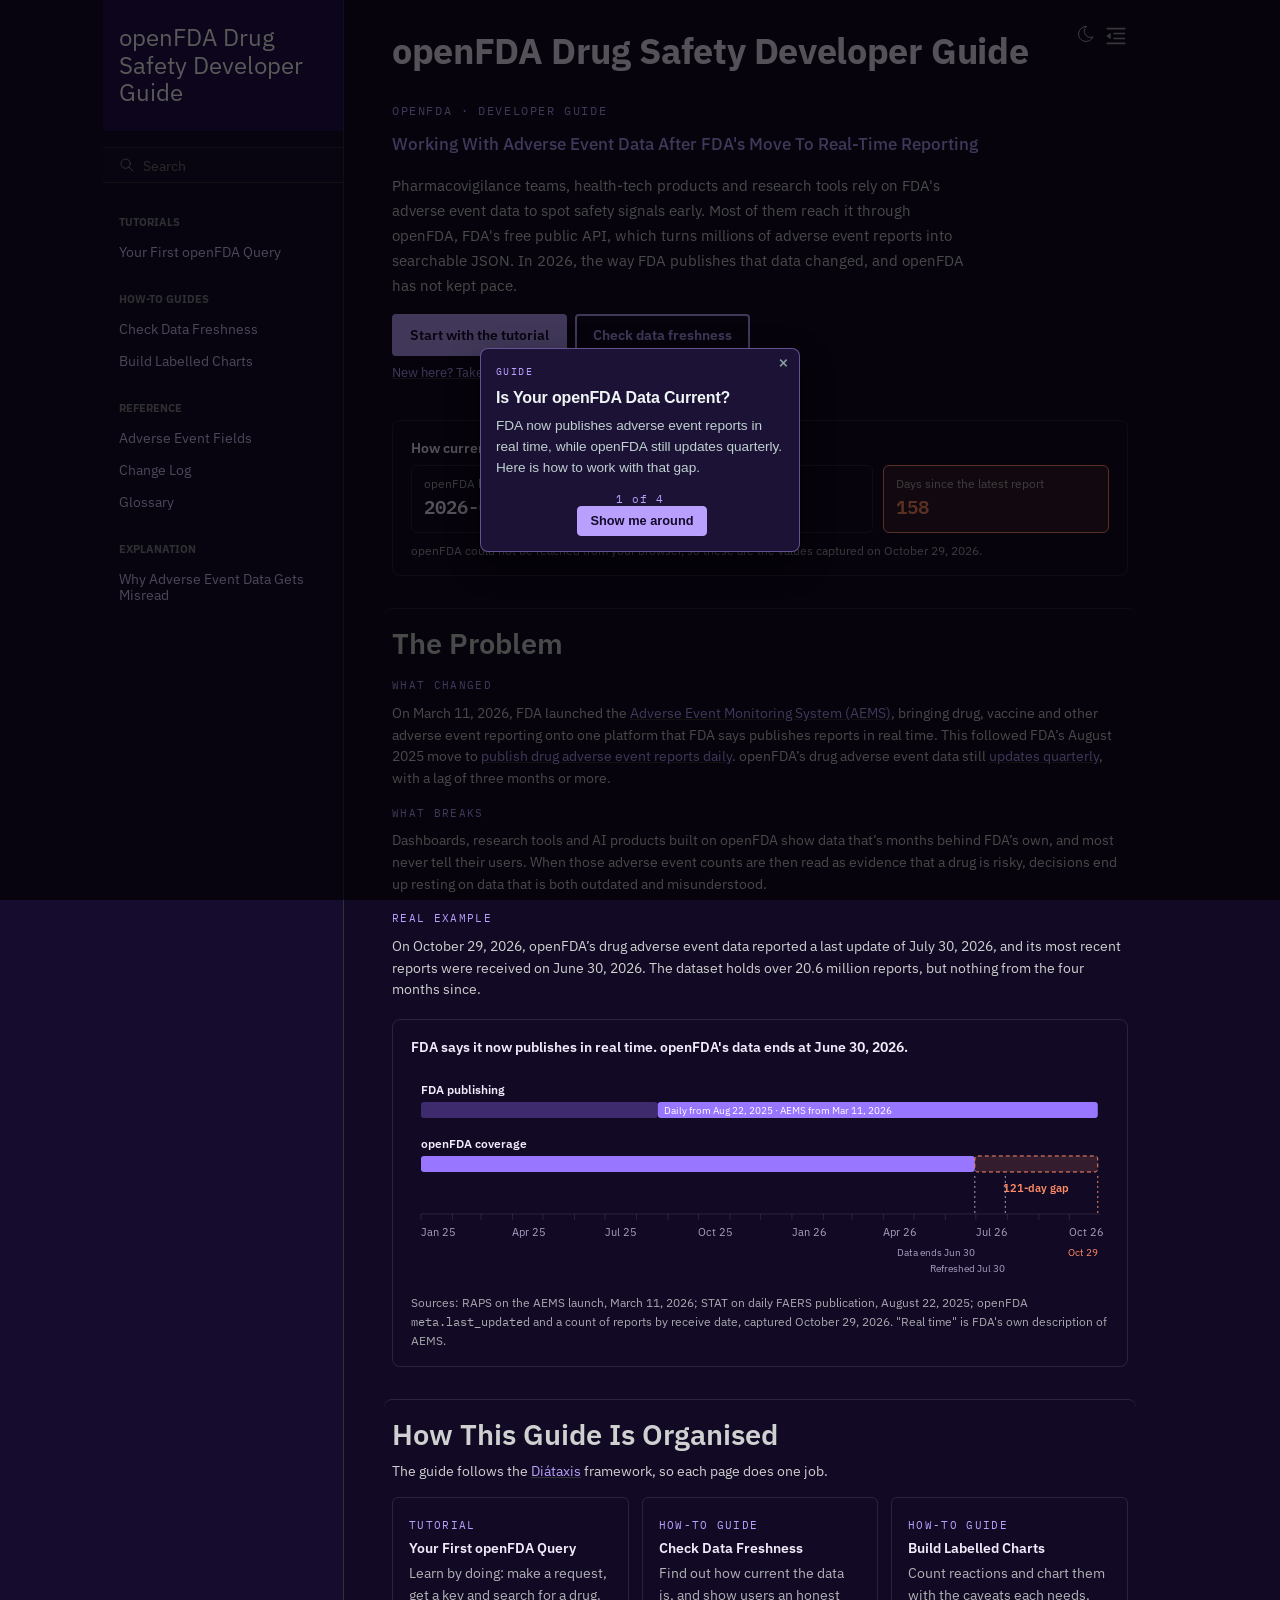
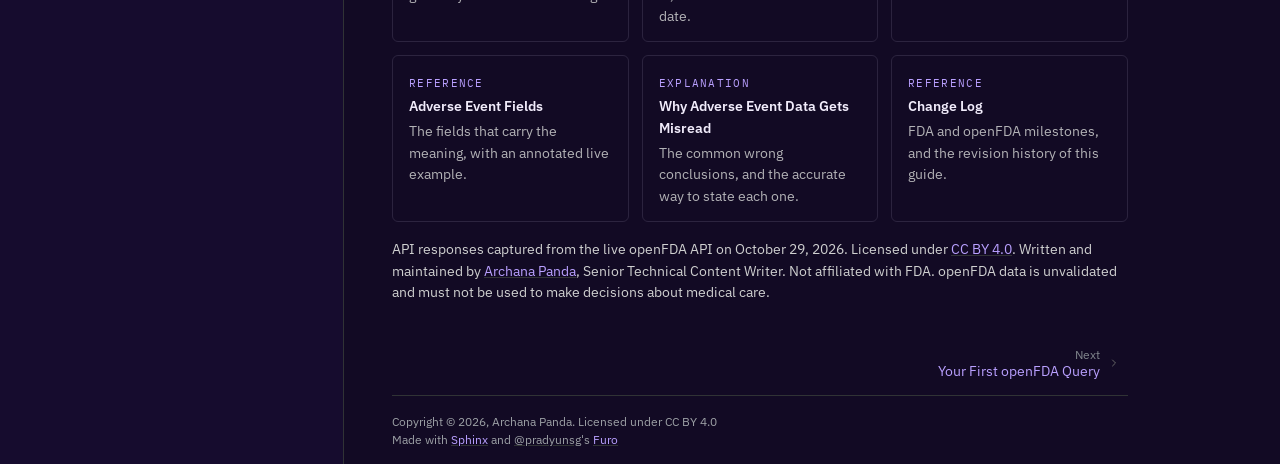
<file: index.html>
<!doctype html>
<html class="no-js" lang="en" data-content_root="./">
  <head><meta charset="utf-8">
    <meta name="viewport" content="width=device-width,initial-scale=1">
    <meta name="color-scheme" content="light dark"><meta name="viewport" content="width=device-width, initial-scale=1" />
<meta property="og:title" content="openFDA Drug Safety Developer Guide" />
<meta property="og:type" content="website" />
<meta property="og:url" content="https://archanacontent.github.io/openfda-drug-safety-guide/index.html" />
<meta property="og:site_name" content="openFDA Drug Safety Developer Guide" />
<meta property="og:description" content="Working with openFDA drug adverse event data after FDA’s move to real-time reporting." />
<meta property="og:image" content="https://archanacontent.github.io/openfda-drug-safety-guide/_static/og.png" />
<meta property="og:image:alt" content="openFDA Drug Safety Developer Guide" />
<meta name="description" content="The Problem: On March 11, 2026, FDA launched the Adverse Event Monitoring System (AEMS), bringing drug, vaccine and other adverse event reporting onto one platform that FDA says publishes reports i..." />
<link rel="index" title="Index" href="genindex.html"><link rel="search" title="Search" href="search.html"><link rel="next" title="Your First openFDA Query" href="tutorials/first-query.html">
        <link rel="canonical" href="https://archanacontent.github.io/openfda-drug-safety-guide/index.html">

    <!-- Generated with Sphinx 9.2.0 and Furo 2025.12.19 -->
        <title>openFDA Drug Safety Developer Guide</title>
      <link rel="stylesheet" type="text/css" href="_static/pygments.css?v=d75fae25" />
    <link rel="stylesheet" type="text/css" href="_static/styles/furo.css?v=7bdb33bb" />
    <link rel="stylesheet" type="text/css" href="_static/copybutton.css?v=76b2166b" />
    <link rel="stylesheet" type="text/css" href="_static/styles/furo-extensions.css?v=8dab3a3b" />
    <link rel="stylesheet" type="text/css" href="_static/custom.css?v=852175dd" />
    <link rel="stylesheet" type="text/css" href="_static/vendor/driver.css?v=be7db7a8" />
    <link rel="stylesheet" type="text/css" href="_static/tour.css?v=59067447" />
    
    


<style>
  body {
    --color-code-background: #f0f0f0;
  --color-code-foreground: black;
  --color-brand-primary: #24104f;
  --color-brand-content: #5a2bc2;
  --color-brand-visited: #5a2bc2;
  --color-background-primary: #ffffff;
  --color-background-secondary: #f7f5fc;
  --color-sidebar-background: #f4f1fa;
  --color-highlighted-background: #ece4ff;
  --font-stack: 'IBM Plex Sans', system-ui, -apple-system, sans-serif;
  --font-stack--monospace: 'IBM Plex Mono', ui-monospace, Menlo, monospace;
  --font-stack--headings: 'IBM Plex Sans', system-ui, -apple-system, sans-serif;
  
  }
  @media not print {
    body[data-theme="dark"] {
      --color-code-background: #272822;
  --color-code-foreground: #f8f8f2;
  --color-brand-primary: #d9caff;
  --color-brand-content: #b9a0ff;
  --color-brand-visited: #b9a0ff;
  --color-background-primary: #120a24;
  --color-background-secondary: #170e2e;
  --color-sidebar-background: #160c2e;
  --color-highlighted-background: #2a1a52;
  --color-code-background: #1c1236;
  
    }
    @media (prefers-color-scheme: dark) {
      body:not([data-theme="light"]) {
        --color-code-background: #272822;
  --color-code-foreground: #f8f8f2;
  --color-brand-primary: #d9caff;
  --color-brand-content: #b9a0ff;
  --color-brand-visited: #b9a0ff;
  --color-background-primary: #120a24;
  --color-background-secondary: #170e2e;
  --color-sidebar-background: #160c2e;
  --color-highlighted-background: #2a1a52;
  --color-code-background: #1c1236;
  
      }
    }
  }
</style></head>
  <body>
    
    <script>
      document.body.dataset.theme = localStorage.getItem("theme") || "auto";
    </script>
    

<svg xmlns="http://www.w3.org/2000/svg" style="display: none;">
  <symbol id="svg-toc" viewBox="0 0 24 24">
    <title>Contents</title>
    <svg stroke="currentColor" fill="currentColor" stroke-width="0" viewBox="0 0 1024 1024">
      <path d="M408 442h480c4.4 0 8-3.6 8-8v-56c0-4.4-3.6-8-8-8H408c-4.4 0-8 3.6-8 8v56c0 4.4 3.6 8 8 8zm-8 204c0 4.4 3.6 8 8 8h480c4.4 0 8-3.6 8-8v-56c0-4.4-3.6-8-8-8H408c-4.4 0-8 3.6-8 8v56zm504-486H120c-4.4 0-8 3.6-8 8v56c0 4.4 3.6 8 8 8h784c4.4 0 8-3.6 8-8v-56c0-4.4-3.6-8-8-8zm0 632H120c-4.4 0-8 3.6-8 8v56c0 4.4 3.6 8 8 8h784c4.4 0 8-3.6 8-8v-56c0-4.4-3.6-8-8-8zM115.4 518.9L271.7 642c5.8 4.6 14.4.5 14.4-6.9V388.9c0-7.4-8.5-11.5-14.4-6.9L115.4 505.1a8.74 8.74 0 0 0 0 13.8z"/>
    </svg>
  </symbol>
  <symbol id="svg-menu" viewBox="0 0 24 24">
    <title>Menu</title>
    <svg xmlns="http://www.w3.org/2000/svg" viewBox="0 0 24 24" fill="none" stroke="currentColor"
      stroke-width="2" stroke-linecap="round" stroke-linejoin="round" class="feather-menu">
      <line x1="3" y1="12" x2="21" y2="12"></line>
      <line x1="3" y1="6" x2="21" y2="6"></line>
      <line x1="3" y1="18" x2="21" y2="18"></line>
    </svg>
  </symbol>
  <symbol id="svg-arrow-right" viewBox="0 0 24 24">
    <title>Expand</title>
    <svg xmlns="http://www.w3.org/2000/svg" viewBox="0 0 24 24" fill="none" stroke="currentColor"
      stroke-width="2" stroke-linecap="round" stroke-linejoin="round" class="feather-chevron-right">
      <polyline points="9 18 15 12 9 6"></polyline>
    </svg>
  </symbol>
  <symbol id="svg-sun" viewBox="0 0 24 24">
    <title>Light mode</title>
    <svg xmlns="http://www.w3.org/2000/svg" viewBox="0 0 24 24" fill="none" stroke="currentColor"
      stroke-width="1" stroke-linecap="round" stroke-linejoin="round" class="feather-sun">
      <circle cx="12" cy="12" r="5"></circle>
      <line x1="12" y1="1" x2="12" y2="3"></line>
      <line x1="12" y1="21" x2="12" y2="23"></line>
      <line x1="4.22" y1="4.22" x2="5.64" y2="5.64"></line>
      <line x1="18.36" y1="18.36" x2="19.78" y2="19.78"></line>
      <line x1="1" y1="12" x2="3" y2="12"></line>
      <line x1="21" y1="12" x2="23" y2="12"></line>
      <line x1="4.22" y1="19.78" x2="5.64" y2="18.36"></line>
      <line x1="18.36" y1="5.64" x2="19.78" y2="4.22"></line>
    </svg>
  </symbol>
  <symbol id="svg-moon" viewBox="0 0 24 24">
    <title>Dark mode</title>
    <svg xmlns="http://www.w3.org/2000/svg" viewBox="0 0 24 24" fill="none" stroke="currentColor"
      stroke-width="1" stroke-linecap="round" stroke-linejoin="round" class="icon-tabler-moon">
      <path stroke="none" d="M0 0h24v24H0z" fill="none" />
      <path d="M12 3c.132 0 .263 0 .393 0a7.5 7.5 0 0 0 7.92 12.446a9 9 0 1 1 -8.313 -12.454z" />
    </svg>
  </symbol>
  <symbol id="svg-sun-with-moon" viewBox="0 0 24 24">
    <title>Auto light/dark, in light mode</title>
    <svg xmlns="http://www.w3.org/2000/svg" viewBox="0 0 24 24" fill="none" stroke="currentColor"
      stroke-width="1" stroke-linecap="round" stroke-linejoin="round"
      class="icon-custom-derived-from-feather-sun-and-tabler-moon">
      <path style="opacity: 50%" d="M 5.411 14.504 C 5.471 14.504 5.532 14.504 5.591 14.504 C 3.639 16.319 4.383 19.569 6.931 20.352 C 7.693 20.586 8.512 20.551 9.25 20.252 C 8.023 23.207 4.056 23.725 2.11 21.184 C 0.166 18.642 1.702 14.949 4.874 14.536 C 5.051 14.512 5.231 14.5 5.411 14.5 L 5.411 14.504 Z"/>
      <line x1="14.5" y1="3.25" x2="14.5" y2="1.25"/>
      <line x1="14.5" y1="15.85" x2="14.5" y2="17.85"/>
      <line x1="10.044" y1="5.094" x2="8.63" y2="3.68"/>
      <line x1="19" y1="14.05" x2="20.414" y2="15.464"/>
      <line x1="8.2" y1="9.55" x2="6.2" y2="9.55"/>
      <line x1="20.8" y1="9.55" x2="22.8" y2="9.55"/>
      <line x1="10.044" y1="14.006" x2="8.63" y2="15.42"/>
      <line x1="19" y1="5.05" x2="20.414" y2="3.636"/>
      <circle cx="14.5" cy="9.55" r="3.6"/>
    </svg>
  </symbol>
  <symbol id="svg-moon-with-sun" viewBox="0 0 24 24">
    <title>Auto light/dark, in dark mode</title>
    <svg xmlns="http://www.w3.org/2000/svg" viewBox="0 0 24 24" fill="none" stroke="currentColor"
      stroke-width="1" stroke-linecap="round" stroke-linejoin="round"
      class="icon-custom-derived-from-feather-sun-and-tabler-moon">
      <path d="M 8.282 7.007 C 8.385 7.007 8.494 7.007 8.595 7.007 C 5.18 10.184 6.481 15.869 10.942 17.24 C 12.275 17.648 13.706 17.589 15 17.066 C 12.851 22.236 5.91 23.143 2.505 18.696 C -0.897 14.249 1.791 7.786 7.342 7.063 C 7.652 7.021 7.965 7 8.282 7 L 8.282 7.007 Z"/>
      <line style="opacity: 50%" x1="18" y1="3.705" x2="18" y2="2.5"/>
      <line style="opacity: 50%" x1="18" y1="11.295" x2="18" y2="12.5"/>
      <line style="opacity: 50%" x1="15.316" y1="4.816" x2="14.464" y2="3.964"/>
      <line style="opacity: 50%" x1="20.711" y1="10.212" x2="21.563" y2="11.063"/>
      <line style="opacity: 50%" x1="14.205" y1="7.5" x2="13.001" y2="7.5"/>
      <line style="opacity: 50%" x1="21.795" y1="7.5" x2="23" y2="7.5"/>
      <line style="opacity: 50%" x1="15.316" y1="10.184" x2="14.464" y2="11.036"/>
      <line style="opacity: 50%" x1="20.711" y1="4.789" x2="21.563" y2="3.937"/>
      <circle style="opacity: 50%" cx="18" cy="7.5" r="2.169"/>
    </svg>
  </symbol>
  <symbol id="svg-pencil" viewBox="0 0 24 24">
    <svg xmlns="http://www.w3.org/2000/svg" viewBox="0 0 24 24" fill="none" stroke="currentColor"
      stroke-width="1" stroke-linecap="round" stroke-linejoin="round" class="icon-tabler-pencil-code">
      <path d="M4 20h4l10.5 -10.5a2.828 2.828 0 1 0 -4 -4l-10.5 10.5v4" />
      <path d="M13.5 6.5l4 4" />
      <path d="M20 21l2 -2l-2 -2" />
      <path d="M17 17l-2 2l2 2" />
    </svg>
  </symbol>
  <symbol id="svg-eye" viewBox="0 0 24 24">
    <svg xmlns="http://www.w3.org/2000/svg" viewBox="0 0 24 24" fill="none" stroke="currentColor"
      stroke-width="1" stroke-linecap="round" stroke-linejoin="round" class="icon-tabler-eye-code">
      <path stroke="none" d="M0 0h24v24H0z" fill="none" />
      <path d="M10 12a2 2 0 1 0 4 0a2 2 0 0 0 -4 0" />
      <path
        d="M11.11 17.958c-3.209 -.307 -5.91 -2.293 -8.11 -5.958c2.4 -4 5.4 -6 9 -6c3.6 0 6.6 2 9 6c-.21 .352 -.427 .688 -.647 1.008" />
      <path d="M20 21l2 -2l-2 -2" />
      <path d="M17 17l-2 2l2 2" />
    </svg>
  </symbol>
</svg>

<input type="checkbox" class="sidebar-toggle" name="__navigation" id="__navigation" aria-label="Toggle site navigation sidebar">
<input type="checkbox" class="sidebar-toggle" name="__toc" id="__toc" aria-label="Toggle table of contents sidebar">
<label class="overlay sidebar-overlay" for="__navigation"></label>
<label class="overlay toc-overlay" for="__toc"></label>

<a class="skip-to-content muted-link" href="#furo-main-content">Skip to content</a>



<div class="page">
  <header class="mobile-header">
    <div class="header-left">
      <label class="nav-overlay-icon" for="__navigation">
        <span class="icon"><svg><use href="#svg-menu"></use></svg></span>
      </label>
    </div>
    <div class="header-center">
      <a href="#"><div class="brand">openFDA Drug Safety Developer Guide</div></a>
    </div>
    <div class="header-right">
      <div class="theme-toggle-container theme-toggle-header">
        <button class="theme-toggle" aria-label="Toggle Light / Dark / Auto color theme">
          <svg class="theme-icon-when-auto-light"><use href="#svg-sun-with-moon"></use></svg>
          <svg class="theme-icon-when-auto-dark"><use href="#svg-moon-with-sun"></use></svg>
          <svg class="theme-icon-when-dark"><use href="#svg-moon"></use></svg>
          <svg class="theme-icon-when-light"><use href="#svg-sun"></use></svg>
        </button>
      </div>
      <label class="toc-overlay-icon toc-header-icon" for="__toc">
        <span class="icon"><svg><use href="#svg-toc"></use></svg></span>
      </label>
    </div>
  </header>
  <aside class="sidebar-drawer">
    <div class="sidebar-container">
      
      <div class="sidebar-sticky"><a class="sidebar-brand" href="#">
  
  <span class="sidebar-brand-text">openFDA Drug Safety Developer Guide</span>
  
</a><form class="sidebar-search-container" method="get" action="search.html" role="search">
  <input class="sidebar-search" placeholder="Search" name="q" aria-label="Search">
  <input type="hidden" name="check_keywords" value="yes">
  <input type="hidden" name="area" value="default">
</form>
<div id="searchbox"></div><div class="sidebar-scroll"><div class="sidebar-tree">
  <p class="caption" role="heading"><span class="caption-text">Tutorials</span></p>
<ul>
<li class="toctree-l1"><a class="reference internal" href="tutorials/first-query.html">Your First openFDA Query</a></li>
</ul>
<p class="caption" role="heading"><span class="caption-text">How-to guides</span></p>
<ul>
<li class="toctree-l1"><a class="reference internal" href="how-to/check-data-freshness.html">Check Data Freshness</a></li>
<li class="toctree-l1"><a class="reference internal" href="how-to/build-labelled-charts.html">Build Labelled Charts</a></li>
</ul>
<p class="caption" role="heading"><span class="caption-text">Reference</span></p>
<ul>
<li class="toctree-l1"><a class="reference internal" href="reference/adverse-event-fields.html">Adverse Event Fields</a></li>
<li class="toctree-l1"><a class="reference internal" href="reference/change-log.html">Change Log</a></li>
<li class="toctree-l1"><a class="reference internal" href="reference/glossary.html">Glossary</a></li>
</ul>
<p class="caption" role="heading"><span class="caption-text">Explanation</span></p>
<ul>
<li class="toctree-l1"><a class="reference internal" href="explanation/avoiding-misreadings.html">Why Adverse Event Data Gets Misread</a></li>
</ul>

</div>
</div>

      </div>
      
    </div>
  </aside>
  <div class="main">
    <div class="content">
      <div class="article-container">
        <a href="#" class="back-to-top muted-link">
          <svg xmlns="http://www.w3.org/2000/svg" viewBox="0 0 24 24">
            <path d="M13 20h-2V8l-5.5 5.5-1.42-1.42L12 4.16l7.92 7.92-1.42 1.42L13 8v12z"></path>
          </svg>
          <span>Back to top</span>
        </a>
        <div class="content-icon-container">
          <div class="theme-toggle-container theme-toggle-content">
            <button class="theme-toggle" aria-label="Toggle Light / Dark / Auto color theme">
              <svg class="theme-icon-when-auto-light"><use href="#svg-sun-with-moon"></use></svg>
              <svg class="theme-icon-when-auto-dark"><use href="#svg-moon-with-sun"></use></svg>
              <svg class="theme-icon-when-dark"><use href="#svg-moon"></use></svg>
              <svg class="theme-icon-when-light"><use href="#svg-sun"></use></svg>
            </button>
          </div>
          <label class="toc-overlay-icon toc-content-icon" for="__toc">
            <span class="icon"><svg><use href="#svg-toc"></use></svg></span>
          </label>
        </div>
        <article role="main" id="furo-main-content">
          <section id="openfda-drug-safety-developer-guide">
<h1>openFDA Drug Safety Developer Guide<a class="headerlink" href="#openfda-drug-safety-developer-guide" title="Link to this heading">¶</a></h1>
<div class="ofd-hero">
  <p class="eyebrow">openFDA · Developer Guide</p>
  <p class="sub">Working With Adverse Event Data After FDA's Move To Real-Time Reporting</p>
  <p class="lede">Pharmacovigilance teams, health-tech products and research tools rely on FDA's adverse event data to spot safety signals early. Most of them reach it through openFDA, FDA's free public API, which turns millions of adverse event reports into searchable JSON. In 2026, the way FDA publishes that data changed, and openFDA has not kept pace.</p>
  <div class="ofd-buttons">
    <a class="ofd-btn primary" href="tutorials/first-query.html">Start with the tutorial</a>
    <a class="ofd-btn" href="how-to/check-data-freshness.html">Check data freshness</a>
  </div>
  <p class="ofd-tour-link"><a href="#" id="tour-replay">New here? Take the 30-second tour</a></p>
</div>

<div class="ofd-figure" id="live-panel">
  <p class="ttl">How current is openFDA right now?</p>
  <div class="ofd-live">
    <div class="stat"><div class="l">openFDA last updated</div><div class="v" id="live-updated">2026-07-30</div></div>
    <div class="stat"><div class="l">Latest report included</div><div class="v" id="live-latest">2026-06-30</div></div>
    <div class="stat warn"><div class="l">Days since the latest report</div><div class="v" id="live-days">121</div></div>
  </div>
  <p class="ofd-live-note" id="live-note">Values captured on October 29, 2026.</p>
</div><section id="the-problem">
<h2>The Problem<a class="headerlink" href="#the-problem" title="Link to this heading">¶</a></h2>
<span class="ofd-label">What changed</span><p>On March 11, 2026, FDA launched the <a class="reference external" href="https://www.raps.org/news-and-articles/news-articles/2026/3/fda-consolidates-adverse-events-reporting-systems">Adverse Event Monitoring System (AEMS)</a>, bringing drug, vaccine and other adverse event reporting onto one platform that FDA says publishes reports in real time. This followed FDA’s August 2025 move to <a class="reference external" href="https://www.statnews.com/2025/08/22/fda-faers-drugs-adverse-events/">publish drug adverse event reports daily</a>. openFDA’s drug adverse event data still <a class="reference external" href="https://open.fda.gov/apis/drug/event/">updates quarterly</a>, with a lag of three months or more.</p>
<span class="ofd-label">What breaks</span><p>Dashboards, research tools and AI products built on openFDA show data that’s months behind FDA’s own, and most never tell their users. When those adverse event counts are then read as evidence that a drug is risky, decisions end up resting on data that is both outdated and misunderstood.</p>
<span class="ofd-label">Real example</span><p>On October 29, 2026, openFDA’s drug adverse event data reported a last update of July 30, 2026, and its most recent reports were received on June 30, 2026. The dataset holds over 20.6 million reports, but nothing from the four months since.</p>
<div class="ofd-figure">
  <p class="ttl">FDA says it now publishes in real time. openFDA's data ends at June 30, 2026.</p>
  <div class="ofd-chart" id="chart-gap"></div>
  <p class="cap">Sources: RAPS on the AEMS launch, March 11, 2026; STAT on daily FAERS publication, August 22, 2025; openFDA <code>meta.last_updated</code> and a count of reports by receive date, captured October 29, 2026. "Real time" is FDA's own description of AEMS.</p>
</div></section>
<section id="how-this-guide-is-organised">
<h2>How This Guide Is Organised<a class="headerlink" href="#how-this-guide-is-organised" title="Link to this heading">¶</a></h2>
<p>The guide follows the <a class="reference external" href="https://diataxis.fr/">Diátaxis</a> framework, so each page does one job.</p>
<div class="ofd-cards">
  <a class="ofd-card" href="tutorials/first-query.html"><span class="k">Tutorial</span><span class="t">Your First openFDA Query</span><span class="d">Learn by doing: make a request, get a key and search for a drug.</span></a>
  <a class="ofd-card" href="how-to/check-data-freshness.html"><span class="k">How-to guide</span><span class="t">Check Data Freshness</span><span class="d">Find out how current the data is, and show users an honest date.</span></a>
  <a class="ofd-card" href="how-to/build-labelled-charts.html"><span class="k">How-to guide</span><span class="t">Build Labelled Charts</span><span class="d">Count reactions and chart them with the caveats each needs.</span></a>
  <a class="ofd-card" href="reference/adverse-event-fields.html"><span class="k">Reference</span><span class="t">Adverse Event Fields</span><span class="d">The fields that carry the meaning, with an annotated live example.</span></a>
  <a class="ofd-card" href="explanation/avoiding-misreadings.html"><span class="k">Explanation</span><span class="t">Why Adverse Event Data Gets Misread</span><span class="d">The common wrong conclusions, and the accurate way to state each one.</span></a>
  <a class="ofd-card" href="reference/change-log.html"><span class="k">Reference</span><span class="t">Change Log</span><span class="d">FDA and openFDA milestones, and the revision history of this guide.</span></a>
</div><p>API responses captured from the live openFDA API on October 29, 2026. Licensed under <a class="reference external" href="https://creativecommons.org/licenses/by/4.0/">CC BY 4.0</a>. Written and maintained by <a class="reference external" href="https://archanacontent.github.io">Archana Panda</a>, Senior Technical Content Writer. Not affiliated with FDA. openFDA data is unvalidated and must not be used to make decisions about medical care.</p>
<div class="toctree-wrapper compound">
</div>
<div class="toctree-wrapper compound">
</div>
<div class="toctree-wrapper compound">
</div>
<div class="toctree-wrapper compound">
</div>
</section>
</section>

        </article>
      </div>
      <footer>
        
        <div class="related-pages">
          <a class="next-page" href="tutorials/first-query.html">
              <div class="page-info">
                <div class="context">
                  <span>Next</span>
                </div>
                <div class="title">Your First openFDA Query</div>
              </div>
              <svg class="furo-related-icon"><use href="#svg-arrow-right"></use></svg>
            </a>
          
        </div>
        <div class="bottom-of-page">
          <div class="left-details">
            <div class="copyright">
                Copyright &#169; 2026, Archana Panda. Licensed under CC BY 4.0
            </div>
            Made with <a href="https://www.sphinx-doc.org/">Sphinx</a> and <a class="muted-link" href="https://pradyunsg.me">@pradyunsg</a>'s
            
            <a href="https://github.com/pradyunsg/furo">Furo</a>
            
          </div>
          <div class="right-details">
            
          </div>
        </div>
        
      </footer>
    </div>
    <aside class="toc-drawer">
      
      
      <div class="toc-sticky toc-scroll">
        <div class="toc-title-container">
          <span class="toc-title">
            On this page
          </span>
        </div>
        <div class="toc-tree-container">
          <div class="toc-tree">
            <ul>
<li><a class="reference internal" href="#">openFDA Drug Safety Developer Guide</a><ul>
<li><a class="reference internal" href="#the-problem">The Problem</a></li>
<li><a class="reference internal" href="#how-this-guide-is-organised">How This Guide Is Organised</a><ul>
</ul>
</li>
</ul>
</li>
</ul>

          </div>
        </div>
      </div>
      
      
    </aside>
  </div>
</div><script async="async" src="https://www.googletagmanager.com/gtag/js?id=G-R5QPB9VQWB"></script>
    <script src="_static/ga.js?v=5ca876cb"></script>
    <script src="_static/default-dark.js?v=d0da915c"></script>
    <script src="_static/documentation_options.js?v=7f41d439"></script>
    <script src="_static/doctools.js?v=fd6eb6e6"></script>
    <script src="_static/sphinx_highlight.js?v=6ffebe34"></script>
    <script src="_static/scripts/furo.js?v=46bd48cc"></script>
    <script src="_static/clipboard.min.js?v=a7894cd8"></script>
    <script src="_static/copybutton.js?v=f281be69"></script>
    <script src="_static/vendor/driver.js.iife.js?v=1bad6222"></script>
    <script src="_static/tour.js?v=8d5d808d"></script>
    <script src="_static/charts.js?v=a1ca7d93"></script>
    </body>
</html>
</file>
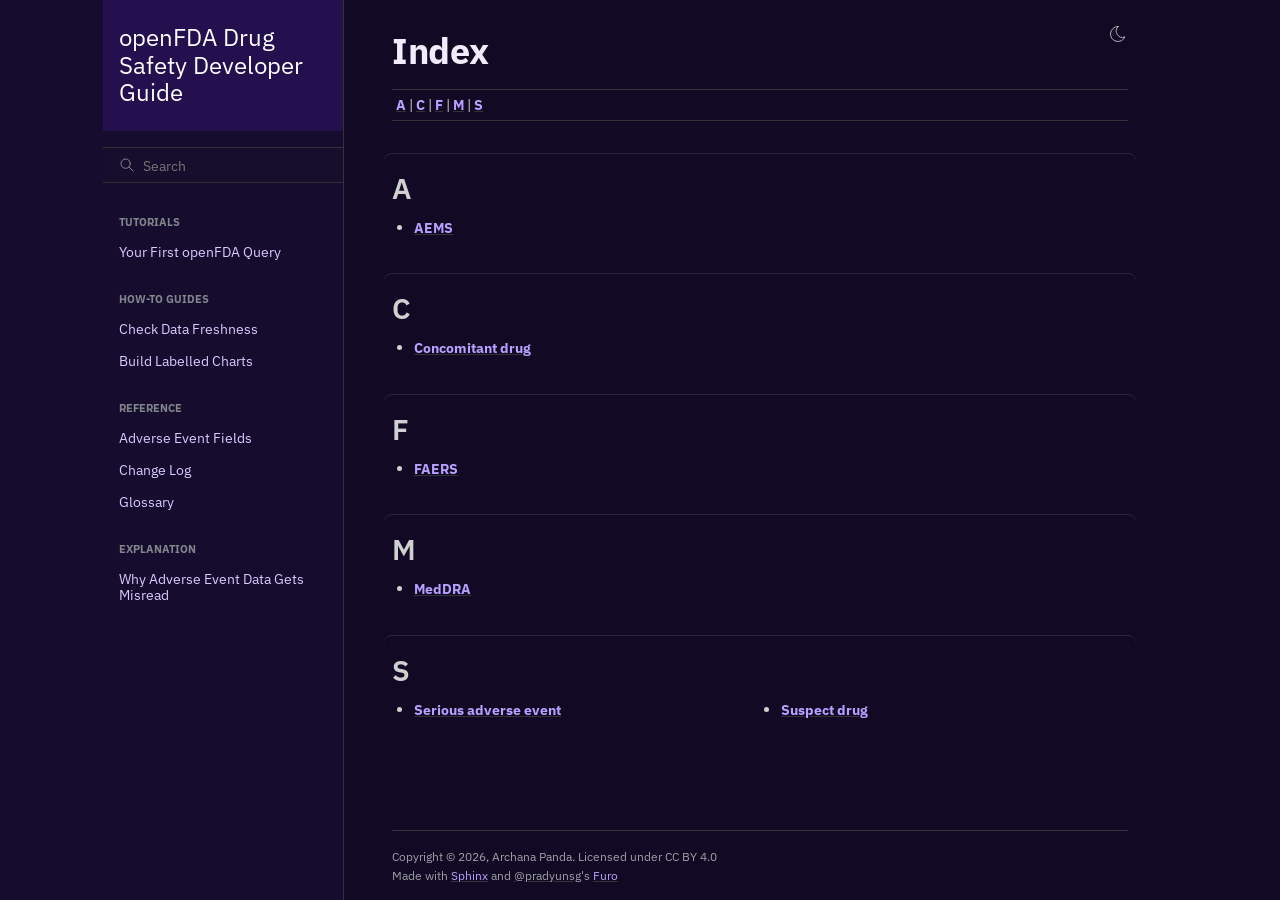
<file: genindex.html>
<!doctype html>
<html class="no-js" lang="en" data-content_root="./">
  <head><meta charset="utf-8">
    <meta name="viewport" content="width=device-width,initial-scale=1">
    <meta name="color-scheme" content="light dark"><link rel="index" title="Index" href="#"><link rel="search" title="Search" href="search.html">
        <link rel="canonical" href="https://archanacontent.github.io/openfda-drug-safety-guide/genindex.html">

    <!-- Generated with Sphinx 9.2.0 and Furo 2025.12.19 --><title>Index - openFDA Drug Safety Developer Guide</title>
<link rel="stylesheet" type="text/css" href="_static/pygments.css?v=d75fae25" />
    <link rel="stylesheet" type="text/css" href="_static/styles/furo.css?v=7bdb33bb" />
    <link rel="stylesheet" type="text/css" href="_static/copybutton.css?v=76b2166b" />
    <link rel="stylesheet" type="text/css" href="_static/styles/furo-extensions.css?v=8dab3a3b" />
    <link rel="stylesheet" type="text/css" href="_static/custom.css?v=852175dd" />
    <link rel="stylesheet" type="text/css" href="_static/vendor/driver.css?v=be7db7a8" />
    <link rel="stylesheet" type="text/css" href="_static/tour.css?v=59067447" />
    
    


<style>
  body {
    --color-code-background: #f0f0f0;
  --color-code-foreground: black;
  --color-brand-primary: #24104f;
  --color-brand-content: #5a2bc2;
  --color-brand-visited: #5a2bc2;
  --color-background-primary: #ffffff;
  --color-background-secondary: #f7f5fc;
  --color-sidebar-background: #f4f1fa;
  --color-highlighted-background: #ece4ff;
  --font-stack: 'IBM Plex Sans', system-ui, -apple-system, sans-serif;
  --font-stack--monospace: 'IBM Plex Mono', ui-monospace, Menlo, monospace;
  --font-stack--headings: 'IBM Plex Sans', system-ui, -apple-system, sans-serif;
  
  }
  @media not print {
    body[data-theme="dark"] {
      --color-code-background: #272822;
  --color-code-foreground: #f8f8f2;
  --color-brand-primary: #d9caff;
  --color-brand-content: #b9a0ff;
  --color-brand-visited: #b9a0ff;
  --color-background-primary: #120a24;
  --color-background-secondary: #170e2e;
  --color-sidebar-background: #160c2e;
  --color-highlighted-background: #2a1a52;
  --color-code-background: #1c1236;
  
    }
    @media (prefers-color-scheme: dark) {
      body:not([data-theme="light"]) {
        --color-code-background: #272822;
  --color-code-foreground: #f8f8f2;
  --color-brand-primary: #d9caff;
  --color-brand-content: #b9a0ff;
  --color-brand-visited: #b9a0ff;
  --color-background-primary: #120a24;
  --color-background-secondary: #170e2e;
  --color-sidebar-background: #160c2e;
  --color-highlighted-background: #2a1a52;
  --color-code-background: #1c1236;
  
      }
    }
  }
</style></head>
  <body>
    
    <script>
      document.body.dataset.theme = localStorage.getItem("theme") || "auto";
    </script>
    

<svg xmlns="http://www.w3.org/2000/svg" style="display: none;">
  <symbol id="svg-toc" viewBox="0 0 24 24">
    <title>Contents</title>
    <svg stroke="currentColor" fill="currentColor" stroke-width="0" viewBox="0 0 1024 1024">
      <path d="M408 442h480c4.4 0 8-3.6 8-8v-56c0-4.4-3.6-8-8-8H408c-4.4 0-8 3.6-8 8v56c0 4.4 3.6 8 8 8zm-8 204c0 4.4 3.6 8 8 8h480c4.4 0 8-3.6 8-8v-56c0-4.4-3.6-8-8-8H408c-4.4 0-8 3.6-8 8v56zm504-486H120c-4.4 0-8 3.6-8 8v56c0 4.4 3.6 8 8 8h784c4.4 0 8-3.6 8-8v-56c0-4.4-3.6-8-8-8zm0 632H120c-4.4 0-8 3.6-8 8v56c0 4.4 3.6 8 8 8h784c4.4 0 8-3.6 8-8v-56c0-4.4-3.6-8-8-8zM115.4 518.9L271.7 642c5.8 4.6 14.4.5 14.4-6.9V388.9c0-7.4-8.5-11.5-14.4-6.9L115.4 505.1a8.74 8.74 0 0 0 0 13.8z"/>
    </svg>
  </symbol>
  <symbol id="svg-menu" viewBox="0 0 24 24">
    <title>Menu</title>
    <svg xmlns="http://www.w3.org/2000/svg" viewBox="0 0 24 24" fill="none" stroke="currentColor"
      stroke-width="2" stroke-linecap="round" stroke-linejoin="round" class="feather-menu">
      <line x1="3" y1="12" x2="21" y2="12"></line>
      <line x1="3" y1="6" x2="21" y2="6"></line>
      <line x1="3" y1="18" x2="21" y2="18"></line>
    </svg>
  </symbol>
  <symbol id="svg-arrow-right" viewBox="0 0 24 24">
    <title>Expand</title>
    <svg xmlns="http://www.w3.org/2000/svg" viewBox="0 0 24 24" fill="none" stroke="currentColor"
      stroke-width="2" stroke-linecap="round" stroke-linejoin="round" class="feather-chevron-right">
      <polyline points="9 18 15 12 9 6"></polyline>
    </svg>
  </symbol>
  <symbol id="svg-sun" viewBox="0 0 24 24">
    <title>Light mode</title>
    <svg xmlns="http://www.w3.org/2000/svg" viewBox="0 0 24 24" fill="none" stroke="currentColor"
      stroke-width="1" stroke-linecap="round" stroke-linejoin="round" class="feather-sun">
      <circle cx="12" cy="12" r="5"></circle>
      <line x1="12" y1="1" x2="12" y2="3"></line>
      <line x1="12" y1="21" x2="12" y2="23"></line>
      <line x1="4.22" y1="4.22" x2="5.64" y2="5.64"></line>
      <line x1="18.36" y1="18.36" x2="19.78" y2="19.78"></line>
      <line x1="1" y1="12" x2="3" y2="12"></line>
      <line x1="21" y1="12" x2="23" y2="12"></line>
      <line x1="4.22" y1="19.78" x2="5.64" y2="18.36"></line>
      <line x1="18.36" y1="5.64" x2="19.78" y2="4.22"></line>
    </svg>
  </symbol>
  <symbol id="svg-moon" viewBox="0 0 24 24">
    <title>Dark mode</title>
    <svg xmlns="http://www.w3.org/2000/svg" viewBox="0 0 24 24" fill="none" stroke="currentColor"
      stroke-width="1" stroke-linecap="round" stroke-linejoin="round" class="icon-tabler-moon">
      <path stroke="none" d="M0 0h24v24H0z" fill="none" />
      <path d="M12 3c.132 0 .263 0 .393 0a7.5 7.5 0 0 0 7.92 12.446a9 9 0 1 1 -8.313 -12.454z" />
    </svg>
  </symbol>
  <symbol id="svg-sun-with-moon" viewBox="0 0 24 24">
    <title>Auto light/dark, in light mode</title>
    <svg xmlns="http://www.w3.org/2000/svg" viewBox="0 0 24 24" fill="none" stroke="currentColor"
      stroke-width="1" stroke-linecap="round" stroke-linejoin="round"
      class="icon-custom-derived-from-feather-sun-and-tabler-moon">
      <path style="opacity: 50%" d="M 5.411 14.504 C 5.471 14.504 5.532 14.504 5.591 14.504 C 3.639 16.319 4.383 19.569 6.931 20.352 C 7.693 20.586 8.512 20.551 9.25 20.252 C 8.023 23.207 4.056 23.725 2.11 21.184 C 0.166 18.642 1.702 14.949 4.874 14.536 C 5.051 14.512 5.231 14.5 5.411 14.5 L 5.411 14.504 Z"/>
      <line x1="14.5" y1="3.25" x2="14.5" y2="1.25"/>
      <line x1="14.5" y1="15.85" x2="14.5" y2="17.85"/>
      <line x1="10.044" y1="5.094" x2="8.63" y2="3.68"/>
      <line x1="19" y1="14.05" x2="20.414" y2="15.464"/>
      <line x1="8.2" y1="9.55" x2="6.2" y2="9.55"/>
      <line x1="20.8" y1="9.55" x2="22.8" y2="9.55"/>
      <line x1="10.044" y1="14.006" x2="8.63" y2="15.42"/>
      <line x1="19" y1="5.05" x2="20.414" y2="3.636"/>
      <circle cx="14.5" cy="9.55" r="3.6"/>
    </svg>
  </symbol>
  <symbol id="svg-moon-with-sun" viewBox="0 0 24 24">
    <title>Auto light/dark, in dark mode</title>
    <svg xmlns="http://www.w3.org/2000/svg" viewBox="0 0 24 24" fill="none" stroke="currentColor"
      stroke-width="1" stroke-linecap="round" stroke-linejoin="round"
      class="icon-custom-derived-from-feather-sun-and-tabler-moon">
      <path d="M 8.282 7.007 C 8.385 7.007 8.494 7.007 8.595 7.007 C 5.18 10.184 6.481 15.869 10.942 17.24 C 12.275 17.648 13.706 17.589 15 17.066 C 12.851 22.236 5.91 23.143 2.505 18.696 C -0.897 14.249 1.791 7.786 7.342 7.063 C 7.652 7.021 7.965 7 8.282 7 L 8.282 7.007 Z"/>
      <line style="opacity: 50%" x1="18" y1="3.705" x2="18" y2="2.5"/>
      <line style="opacity: 50%" x1="18" y1="11.295" x2="18" y2="12.5"/>
      <line style="opacity: 50%" x1="15.316" y1="4.816" x2="14.464" y2="3.964"/>
      <line style="opacity: 50%" x1="20.711" y1="10.212" x2="21.563" y2="11.063"/>
      <line style="opacity: 50%" x1="14.205" y1="7.5" x2="13.001" y2="7.5"/>
      <line style="opacity: 50%" x1="21.795" y1="7.5" x2="23" y2="7.5"/>
      <line style="opacity: 50%" x1="15.316" y1="10.184" x2="14.464" y2="11.036"/>
      <line style="opacity: 50%" x1="20.711" y1="4.789" x2="21.563" y2="3.937"/>
      <circle style="opacity: 50%" cx="18" cy="7.5" r="2.169"/>
    </svg>
  </symbol>
  <symbol id="svg-pencil" viewBox="0 0 24 24">
    <svg xmlns="http://www.w3.org/2000/svg" viewBox="0 0 24 24" fill="none" stroke="currentColor"
      stroke-width="1" stroke-linecap="round" stroke-linejoin="round" class="icon-tabler-pencil-code">
      <path d="M4 20h4l10.5 -10.5a2.828 2.828 0 1 0 -4 -4l-10.5 10.5v4" />
      <path d="M13.5 6.5l4 4" />
      <path d="M20 21l2 -2l-2 -2" />
      <path d="M17 17l-2 2l2 2" />
    </svg>
  </symbol>
  <symbol id="svg-eye" viewBox="0 0 24 24">
    <svg xmlns="http://www.w3.org/2000/svg" viewBox="0 0 24 24" fill="none" stroke="currentColor"
      stroke-width="1" stroke-linecap="round" stroke-linejoin="round" class="icon-tabler-eye-code">
      <path stroke="none" d="M0 0h24v24H0z" fill="none" />
      <path d="M10 12a2 2 0 1 0 4 0a2 2 0 0 0 -4 0" />
      <path
        d="M11.11 17.958c-3.209 -.307 -5.91 -2.293 -8.11 -5.958c2.4 -4 5.4 -6 9 -6c3.6 0 6.6 2 9 6c-.21 .352 -.427 .688 -.647 1.008" />
      <path d="M20 21l2 -2l-2 -2" />
      <path d="M17 17l-2 2l2 2" />
    </svg>
  </symbol>
</svg>

<input type="checkbox" class="sidebar-toggle" name="__navigation" id="__navigation" aria-label="Toggle site navigation sidebar">
<input type="checkbox" class="sidebar-toggle" name="__toc" id="__toc" aria-label="Toggle table of contents sidebar">
<label class="overlay sidebar-overlay" for="__navigation"></label>
<label class="overlay toc-overlay" for="__toc"></label>

<a class="skip-to-content muted-link" href="#furo-main-content">Skip to content</a>



<div class="page">
  <header class="mobile-header">
    <div class="header-left">
      <label class="nav-overlay-icon" for="__navigation">
        <span class="icon"><svg><use href="#svg-menu"></use></svg></span>
      </label>
    </div>
    <div class="header-center">
      <a href="index.html"><div class="brand">openFDA Drug Safety Developer Guide</div></a>
    </div>
    <div class="header-right">
      <div class="theme-toggle-container theme-toggle-header">
        <button class="theme-toggle" aria-label="Toggle Light / Dark / Auto color theme">
          <svg class="theme-icon-when-auto-light"><use href="#svg-sun-with-moon"></use></svg>
          <svg class="theme-icon-when-auto-dark"><use href="#svg-moon-with-sun"></use></svg>
          <svg class="theme-icon-when-dark"><use href="#svg-moon"></use></svg>
          <svg class="theme-icon-when-light"><use href="#svg-sun"></use></svg>
        </button>
      </div>
      <label class="toc-overlay-icon toc-header-icon no-toc" for="__toc">
        <span class="icon"><svg><use href="#svg-toc"></use></svg></span>
      </label>
    </div>
  </header>
  <aside class="sidebar-drawer">
    <div class="sidebar-container">
      
      <div class="sidebar-sticky"><a class="sidebar-brand" href="index.html">
  
  <span class="sidebar-brand-text">openFDA Drug Safety Developer Guide</span>
  
</a><form class="sidebar-search-container" method="get" action="search.html" role="search">
  <input class="sidebar-search" placeholder="Search" name="q" aria-label="Search">
  <input type="hidden" name="check_keywords" value="yes">
  <input type="hidden" name="area" value="default">
</form>
<div id="searchbox"></div><div class="sidebar-scroll"><div class="sidebar-tree">
  <p class="caption" role="heading"><span class="caption-text">Tutorials</span></p>
<ul>
<li class="toctree-l1"><a class="reference internal" href="tutorials/first-query.html">Your First openFDA Query</a></li>
</ul>
<p class="caption" role="heading"><span class="caption-text">How-to guides</span></p>
<ul>
<li class="toctree-l1"><a class="reference internal" href="how-to/check-data-freshness.html">Check Data Freshness</a></li>
<li class="toctree-l1"><a class="reference internal" href="how-to/build-labelled-charts.html">Build Labelled Charts</a></li>
</ul>
<p class="caption" role="heading"><span class="caption-text">Reference</span></p>
<ul>
<li class="toctree-l1"><a class="reference internal" href="reference/adverse-event-fields.html">Adverse Event Fields</a></li>
<li class="toctree-l1"><a class="reference internal" href="reference/change-log.html">Change Log</a></li>
<li class="toctree-l1"><a class="reference internal" href="reference/glossary.html">Glossary</a></li>
</ul>
<p class="caption" role="heading"><span class="caption-text">Explanation</span></p>
<ul>
<li class="toctree-l1"><a class="reference internal" href="explanation/avoiding-misreadings.html">Why Adverse Event Data Gets Misread</a></li>
</ul>

</div>
</div>

      </div>
      
    </div>
  </aside>
  <div class="main">
    <div class="content">
      <div class="article-container">
        <a href="#" class="back-to-top muted-link">
          <svg xmlns="http://www.w3.org/2000/svg" viewBox="0 0 24 24">
            <path d="M13 20h-2V8l-5.5 5.5-1.42-1.42L12 4.16l7.92 7.92-1.42 1.42L13 8v12z"></path>
          </svg>
          <span>Back to top</span>
        </a>
        <div class="content-icon-container">
          <div class="theme-toggle-container theme-toggle-content">
            <button class="theme-toggle" aria-label="Toggle Light / Dark / Auto color theme">
              <svg class="theme-icon-when-auto-light"><use href="#svg-sun-with-moon"></use></svg>
              <svg class="theme-icon-when-auto-dark"><use href="#svg-moon-with-sun"></use></svg>
              <svg class="theme-icon-when-dark"><use href="#svg-moon"></use></svg>
              <svg class="theme-icon-when-light"><use href="#svg-sun"></use></svg>
            </button>
          </div>
          <label class="toc-overlay-icon toc-content-icon no-toc" for="__toc">
            <span class="icon"><svg><use href="#svg-toc"></use></svg></span>
          </label>
        </div>
        <article role="main" id="furo-main-content">
          
<section class="genindex-section">
  <h1 id="index">Index</h1>
  <div class="genindex-jumpbox"><a href="#A"><strong>A</strong></a> | <a href="#C"><strong>C</strong></a> | <a href="#F"><strong>F</strong></a> | <a href="#M"><strong>M</strong></a> | <a href="#S"><strong>S</strong></a></div>
</section>
<section id="A" class="genindex-section">
  <h2>A</h2>
  <table style="width: 100%" class="indextable genindextable"><tr>
    <td style="width: 33%; vertical-align: top;"><ul>
        <li><a href="reference/glossary.html#term-AEMS"><strong>AEMS</strong></a>
</li>
    </ul></td>
  </tr></table>
</section>

<section id="C" class="genindex-section">
  <h2>C</h2>
  <table style="width: 100%" class="indextable genindextable"><tr>
    <td style="width: 33%; vertical-align: top;"><ul>
        <li><a href="reference/glossary.html#term-Concomitant-drug"><strong>Concomitant drug</strong></a>
</li>
    </ul></td>
  </tr></table>
</section>

<section id="F" class="genindex-section">
  <h2>F</h2>
  <table style="width: 100%" class="indextable genindextable"><tr>
    <td style="width: 33%; vertical-align: top;"><ul>
        <li><a href="reference/glossary.html#term-FAERS"><strong>FAERS</strong></a>
</li>
    </ul></td>
  </tr></table>
</section>

<section id="M" class="genindex-section">
  <h2>M</h2>
  <table style="width: 100%" class="indextable genindextable"><tr>
    <td style="width: 33%; vertical-align: top;"><ul>
        <li><a href="reference/glossary.html#term-MedDRA"><strong>MedDRA</strong></a>
</li>
    </ul></td>
  </tr></table>
</section>

<section id="S" class="genindex-section">
  <h2>S</h2>
  <table style="width: 100%" class="indextable genindextable"><tr>
    <td style="width: 33%; vertical-align: top;"><ul>
        <li><a href="reference/glossary.html#term-Serious-adverse-event"><strong>Serious adverse event</strong></a>
</li>
    </ul></td>
    <td style="width: 33%; vertical-align: top;"><ul>
        <li><a href="reference/glossary.html#term-Suspect-drug"><strong>Suspect drug</strong></a>
</li>
    </ul></td>
  </tr></table>
</section>


        </article>
      </div>
      <footer>
        
        <div class="related-pages">
          
          
        </div>
        <div class="bottom-of-page">
          <div class="left-details">
            <div class="copyright">
                Copyright &#169; 2026, Archana Panda. Licensed under CC BY 4.0
            </div>
            Made with <a href="https://www.sphinx-doc.org/">Sphinx</a> and <a class="muted-link" href="https://pradyunsg.me">@pradyunsg</a>'s
            
            <a href="https://github.com/pradyunsg/furo">Furo</a>
            
          </div>
          <div class="right-details">
            
          </div>
        </div>
        
      </footer>
    </div>
    <aside class="toc-drawer no-toc">
      
      
      
    </aside>
  </div>
</div><script async="async" src="https://www.googletagmanager.com/gtag/js?id=G-R5QPB9VQWB"></script>
    <script src="_static/ga.js?v=5ca876cb"></script>
    <script src="_static/default-dark.js?v=d0da915c"></script>
    <script src="_static/documentation_options.js?v=7f41d439"></script>
    <script src="_static/doctools.js?v=fd6eb6e6"></script>
    <script src="_static/sphinx_highlight.js?v=6ffebe34"></script>
    <script src="_static/scripts/furo.js?v=46bd48cc"></script>
    <script src="_static/clipboard.min.js?v=a7894cd8"></script>
    <script src="_static/copybutton.js?v=f281be69"></script>
    <script src="_static/vendor/driver.js.iife.js?v=1bad6222"></script>
    <script src="_static/tour.js?v=8d5d808d"></script>
    <script src="_static/charts.js?v=a1ca7d93"></script>
    </body>
</html>
</file>
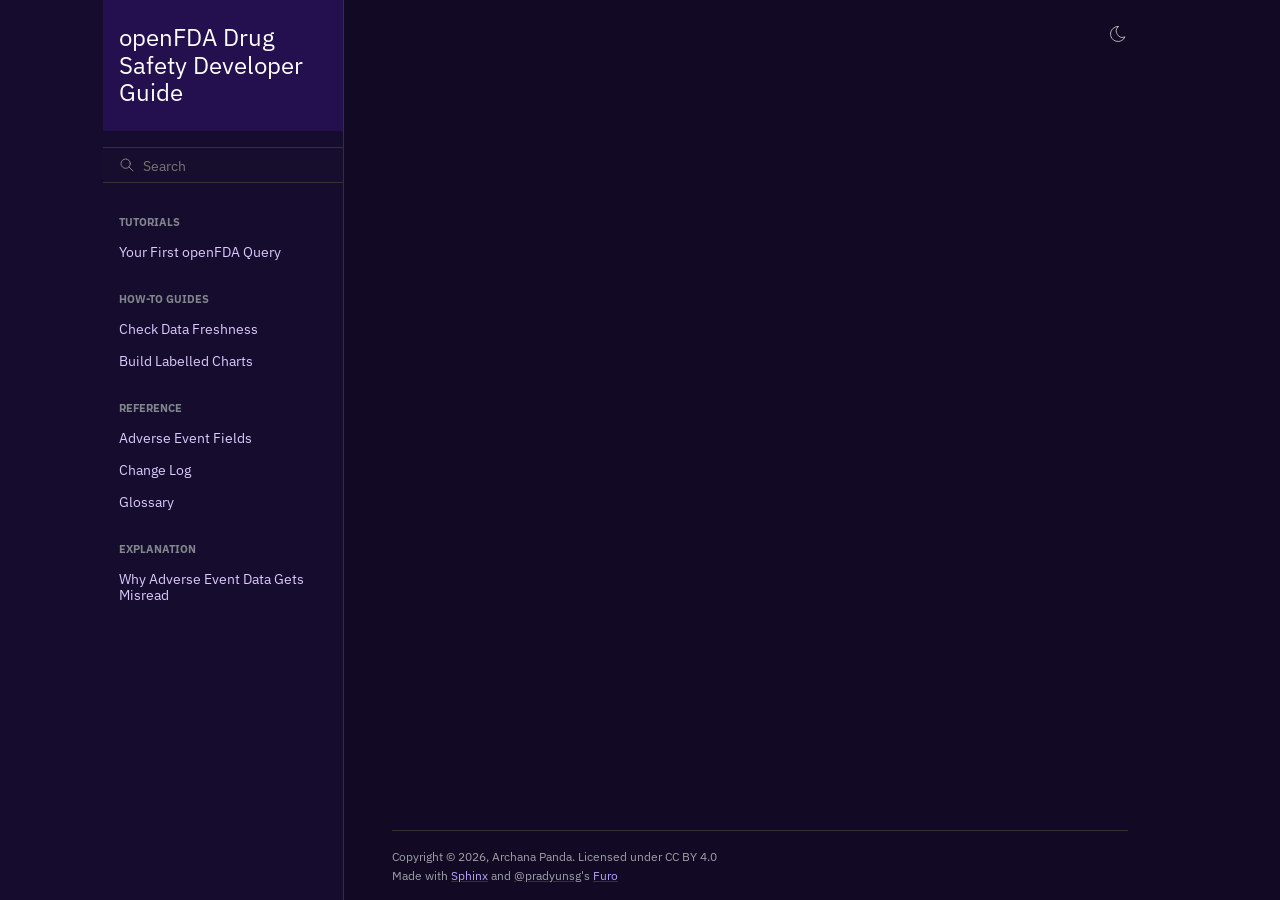
<file: search.html>
<!doctype html>
<html class="no-js" lang="en" data-content_root="./">
  <head>
<meta charset="utf-8">
    <meta name="viewport" content="width=device-width,initial-scale=1">
    <meta name="color-scheme" content="light dark"><link rel="index" title="Index" href="genindex.html"><link rel="search" title="Search" href="#">
        <link rel="canonical" href="https://archanacontent.github.io/openfda-drug-safety-guide/search.html">

    <!-- Generated with Sphinx 9.2.0 and Furo 2025.12.19 -->
<meta name="robots" content="noindex" />
<title>Search - openFDA Drug Safety Developer Guide</title><link rel="stylesheet" type="text/css" href="_static/pygments.css?v=d75fae25" />
    <link rel="stylesheet" type="text/css" href="_static/styles/furo.css?v=7bdb33bb" />
    <link rel="stylesheet" type="text/css" href="_static/copybutton.css?v=76b2166b" />
    <link rel="stylesheet" type="text/css" href="_static/styles/furo-extensions.css?v=8dab3a3b" />
    <link rel="stylesheet" type="text/css" href="_static/custom.css?v=852175dd" />
    <link rel="stylesheet" type="text/css" href="_static/vendor/driver.css?v=be7db7a8" />
    <link rel="stylesheet" type="text/css" href="_static/tour.css?v=59067447" />
    
    


<style>
  body {
    --color-code-background: #f0f0f0;
  --color-code-foreground: black;
  --color-brand-primary: #24104f;
  --color-brand-content: #5a2bc2;
  --color-brand-visited: #5a2bc2;
  --color-background-primary: #ffffff;
  --color-background-secondary: #f7f5fc;
  --color-sidebar-background: #f4f1fa;
  --color-highlighted-background: #ece4ff;
  --font-stack: 'IBM Plex Sans', system-ui, -apple-system, sans-serif;
  --font-stack--monospace: 'IBM Plex Mono', ui-monospace, Menlo, monospace;
  --font-stack--headings: 'IBM Plex Sans', system-ui, -apple-system, sans-serif;
  
  }
  @media not print {
    body[data-theme="dark"] {
      --color-code-background: #272822;
  --color-code-foreground: #f8f8f2;
  --color-brand-primary: #d9caff;
  --color-brand-content: #b9a0ff;
  --color-brand-visited: #b9a0ff;
  --color-background-primary: #120a24;
  --color-background-secondary: #170e2e;
  --color-sidebar-background: #160c2e;
  --color-highlighted-background: #2a1a52;
  --color-code-background: #1c1236;
  
    }
    @media (prefers-color-scheme: dark) {
      body:not([data-theme="light"]) {
        --color-code-background: #272822;
  --color-code-foreground: #f8f8f2;
  --color-brand-primary: #d9caff;
  --color-brand-content: #b9a0ff;
  --color-brand-visited: #b9a0ff;
  --color-background-primary: #120a24;
  --color-background-secondary: #170e2e;
  --color-sidebar-background: #160c2e;
  --color-highlighted-background: #2a1a52;
  --color-code-background: #1c1236;
  
      }
    }
  }
</style></head>
  <body>
    
    <script>
      document.body.dataset.theme = localStorage.getItem("theme") || "auto";
    </script>
    

<svg xmlns="http://www.w3.org/2000/svg" style="display: none;">
  <symbol id="svg-toc" viewBox="0 0 24 24">
    <title>Contents</title>
    <svg stroke="currentColor" fill="currentColor" stroke-width="0" viewBox="0 0 1024 1024">
      <path d="M408 442h480c4.4 0 8-3.6 8-8v-56c0-4.4-3.6-8-8-8H408c-4.4 0-8 3.6-8 8v56c0 4.4 3.6 8 8 8zm-8 204c0 4.4 3.6 8 8 8h480c4.4 0 8-3.6 8-8v-56c0-4.4-3.6-8-8-8H408c-4.4 0-8 3.6-8 8v56zm504-486H120c-4.4 0-8 3.6-8 8v56c0 4.4 3.6 8 8 8h784c4.4 0 8-3.6 8-8v-56c0-4.4-3.6-8-8-8zm0 632H120c-4.4 0-8 3.6-8 8v56c0 4.4 3.6 8 8 8h784c4.4 0 8-3.6 8-8v-56c0-4.4-3.6-8-8-8zM115.4 518.9L271.7 642c5.8 4.6 14.4.5 14.4-6.9V388.9c0-7.4-8.5-11.5-14.4-6.9L115.4 505.1a8.74 8.74 0 0 0 0 13.8z"/>
    </svg>
  </symbol>
  <symbol id="svg-menu" viewBox="0 0 24 24">
    <title>Menu</title>
    <svg xmlns="http://www.w3.org/2000/svg" viewBox="0 0 24 24" fill="none" stroke="currentColor"
      stroke-width="2" stroke-linecap="round" stroke-linejoin="round" class="feather-menu">
      <line x1="3" y1="12" x2="21" y2="12"></line>
      <line x1="3" y1="6" x2="21" y2="6"></line>
      <line x1="3" y1="18" x2="21" y2="18"></line>
    </svg>
  </symbol>
  <symbol id="svg-arrow-right" viewBox="0 0 24 24">
    <title>Expand</title>
    <svg xmlns="http://www.w3.org/2000/svg" viewBox="0 0 24 24" fill="none" stroke="currentColor"
      stroke-width="2" stroke-linecap="round" stroke-linejoin="round" class="feather-chevron-right">
      <polyline points="9 18 15 12 9 6"></polyline>
    </svg>
  </symbol>
  <symbol id="svg-sun" viewBox="0 0 24 24">
    <title>Light mode</title>
    <svg xmlns="http://www.w3.org/2000/svg" viewBox="0 0 24 24" fill="none" stroke="currentColor"
      stroke-width="1" stroke-linecap="round" stroke-linejoin="round" class="feather-sun">
      <circle cx="12" cy="12" r="5"></circle>
      <line x1="12" y1="1" x2="12" y2="3"></line>
      <line x1="12" y1="21" x2="12" y2="23"></line>
      <line x1="4.22" y1="4.22" x2="5.64" y2="5.64"></line>
      <line x1="18.36" y1="18.36" x2="19.78" y2="19.78"></line>
      <line x1="1" y1="12" x2="3" y2="12"></line>
      <line x1="21" y1="12" x2="23" y2="12"></line>
      <line x1="4.22" y1="19.78" x2="5.64" y2="18.36"></line>
      <line x1="18.36" y1="5.64" x2="19.78" y2="4.22"></line>
    </svg>
  </symbol>
  <symbol id="svg-moon" viewBox="0 0 24 24">
    <title>Dark mode</title>
    <svg xmlns="http://www.w3.org/2000/svg" viewBox="0 0 24 24" fill="none" stroke="currentColor"
      stroke-width="1" stroke-linecap="round" stroke-linejoin="round" class="icon-tabler-moon">
      <path stroke="none" d="M0 0h24v24H0z" fill="none" />
      <path d="M12 3c.132 0 .263 0 .393 0a7.5 7.5 0 0 0 7.92 12.446a9 9 0 1 1 -8.313 -12.454z" />
    </svg>
  </symbol>
  <symbol id="svg-sun-with-moon" viewBox="0 0 24 24">
    <title>Auto light/dark, in light mode</title>
    <svg xmlns="http://www.w3.org/2000/svg" viewBox="0 0 24 24" fill="none" stroke="currentColor"
      stroke-width="1" stroke-linecap="round" stroke-linejoin="round"
      class="icon-custom-derived-from-feather-sun-and-tabler-moon">
      <path style="opacity: 50%" d="M 5.411 14.504 C 5.471 14.504 5.532 14.504 5.591 14.504 C 3.639 16.319 4.383 19.569 6.931 20.352 C 7.693 20.586 8.512 20.551 9.25 20.252 C 8.023 23.207 4.056 23.725 2.11 21.184 C 0.166 18.642 1.702 14.949 4.874 14.536 C 5.051 14.512 5.231 14.5 5.411 14.5 L 5.411 14.504 Z"/>
      <line x1="14.5" y1="3.25" x2="14.5" y2="1.25"/>
      <line x1="14.5" y1="15.85" x2="14.5" y2="17.85"/>
      <line x1="10.044" y1="5.094" x2="8.63" y2="3.68"/>
      <line x1="19" y1="14.05" x2="20.414" y2="15.464"/>
      <line x1="8.2" y1="9.55" x2="6.2" y2="9.55"/>
      <line x1="20.8" y1="9.55" x2="22.8" y2="9.55"/>
      <line x1="10.044" y1="14.006" x2="8.63" y2="15.42"/>
      <line x1="19" y1="5.05" x2="20.414" y2="3.636"/>
      <circle cx="14.5" cy="9.55" r="3.6"/>
    </svg>
  </symbol>
  <symbol id="svg-moon-with-sun" viewBox="0 0 24 24">
    <title>Auto light/dark, in dark mode</title>
    <svg xmlns="http://www.w3.org/2000/svg" viewBox="0 0 24 24" fill="none" stroke="currentColor"
      stroke-width="1" stroke-linecap="round" stroke-linejoin="round"
      class="icon-custom-derived-from-feather-sun-and-tabler-moon">
      <path d="M 8.282 7.007 C 8.385 7.007 8.494 7.007 8.595 7.007 C 5.18 10.184 6.481 15.869 10.942 17.24 C 12.275 17.648 13.706 17.589 15 17.066 C 12.851 22.236 5.91 23.143 2.505 18.696 C -0.897 14.249 1.791 7.786 7.342 7.063 C 7.652 7.021 7.965 7 8.282 7 L 8.282 7.007 Z"/>
      <line style="opacity: 50%" x1="18" y1="3.705" x2="18" y2="2.5"/>
      <line style="opacity: 50%" x1="18" y1="11.295" x2="18" y2="12.5"/>
      <line style="opacity: 50%" x1="15.316" y1="4.816" x2="14.464" y2="3.964"/>
      <line style="opacity: 50%" x1="20.711" y1="10.212" x2="21.563" y2="11.063"/>
      <line style="opacity: 50%" x1="14.205" y1="7.5" x2="13.001" y2="7.5"/>
      <line style="opacity: 50%" x1="21.795" y1="7.5" x2="23" y2="7.5"/>
      <line style="opacity: 50%" x1="15.316" y1="10.184" x2="14.464" y2="11.036"/>
      <line style="opacity: 50%" x1="20.711" y1="4.789" x2="21.563" y2="3.937"/>
      <circle style="opacity: 50%" cx="18" cy="7.5" r="2.169"/>
    </svg>
  </symbol>
  <symbol id="svg-pencil" viewBox="0 0 24 24">
    <svg xmlns="http://www.w3.org/2000/svg" viewBox="0 0 24 24" fill="none" stroke="currentColor"
      stroke-width="1" stroke-linecap="round" stroke-linejoin="round" class="icon-tabler-pencil-code">
      <path d="M4 20h4l10.5 -10.5a2.828 2.828 0 1 0 -4 -4l-10.5 10.5v4" />
      <path d="M13.5 6.5l4 4" />
      <path d="M20 21l2 -2l-2 -2" />
      <path d="M17 17l-2 2l2 2" />
    </svg>
  </symbol>
  <symbol id="svg-eye" viewBox="0 0 24 24">
    <svg xmlns="http://www.w3.org/2000/svg" viewBox="0 0 24 24" fill="none" stroke="currentColor"
      stroke-width="1" stroke-linecap="round" stroke-linejoin="round" class="icon-tabler-eye-code">
      <path stroke="none" d="M0 0h24v24H0z" fill="none" />
      <path d="M10 12a2 2 0 1 0 4 0a2 2 0 0 0 -4 0" />
      <path
        d="M11.11 17.958c-3.209 -.307 -5.91 -2.293 -8.11 -5.958c2.4 -4 5.4 -6 9 -6c3.6 0 6.6 2 9 6c-.21 .352 -.427 .688 -.647 1.008" />
      <path d="M20 21l2 -2l-2 -2" />
      <path d="M17 17l-2 2l2 2" />
    </svg>
  </symbol>
</svg>

<input type="checkbox" class="sidebar-toggle" name="__navigation" id="__navigation" aria-label="Toggle site navigation sidebar">
<input type="checkbox" class="sidebar-toggle" name="__toc" id="__toc" aria-label="Toggle table of contents sidebar">
<label class="overlay sidebar-overlay" for="__navigation"></label>
<label class="overlay toc-overlay" for="__toc"></label>

<a class="skip-to-content muted-link" href="#furo-main-content">Skip to content</a>



<div class="page">
  <header class="mobile-header">
    <div class="header-left">
      <label class="nav-overlay-icon" for="__navigation">
        <span class="icon"><svg><use href="#svg-menu"></use></svg></span>
      </label>
    </div>
    <div class="header-center">
      <a href="index.html"><div class="brand">openFDA Drug Safety Developer Guide</div></a>
    </div>
    <div class="header-right">
      <div class="theme-toggle-container theme-toggle-header">
        <button class="theme-toggle" aria-label="Toggle Light / Dark / Auto color theme">
          <svg class="theme-icon-when-auto-light"><use href="#svg-sun-with-moon"></use></svg>
          <svg class="theme-icon-when-auto-dark"><use href="#svg-moon-with-sun"></use></svg>
          <svg class="theme-icon-when-dark"><use href="#svg-moon"></use></svg>
          <svg class="theme-icon-when-light"><use href="#svg-sun"></use></svg>
        </button>
      </div>
      <label class="toc-overlay-icon toc-header-icon no-toc" for="__toc">
        <span class="icon"><svg><use href="#svg-toc"></use></svg></span>
      </label>
    </div>
  </header>
  <aside class="sidebar-drawer">
    <div class="sidebar-container">
      
      <div class="sidebar-sticky"><a class="sidebar-brand" href="index.html">
  
  <span class="sidebar-brand-text">openFDA Drug Safety Developer Guide</span>
  
</a><form class="sidebar-search-container" method="get" action="#" role="search">
  <input class="sidebar-search" placeholder="Search" name="q" aria-label="Search">
  <input type="hidden" name="check_keywords" value="yes">
  <input type="hidden" name="area" value="default">
</form>
<div id="searchbox"></div><div class="sidebar-scroll"><div class="sidebar-tree">
  <p class="caption" role="heading"><span class="caption-text">Tutorials</span></p>
<ul>
<li class="toctree-l1"><a class="reference internal" href="tutorials/first-query.html">Your First openFDA Query</a></li>
</ul>
<p class="caption" role="heading"><span class="caption-text">How-to guides</span></p>
<ul>
<li class="toctree-l1"><a class="reference internal" href="how-to/check-data-freshness.html">Check Data Freshness</a></li>
<li class="toctree-l1"><a class="reference internal" href="how-to/build-labelled-charts.html">Build Labelled Charts</a></li>
</ul>
<p class="caption" role="heading"><span class="caption-text">Reference</span></p>
<ul>
<li class="toctree-l1"><a class="reference internal" href="reference/adverse-event-fields.html">Adverse Event Fields</a></li>
<li class="toctree-l1"><a class="reference internal" href="reference/change-log.html">Change Log</a></li>
<li class="toctree-l1"><a class="reference internal" href="reference/glossary.html">Glossary</a></li>
</ul>
<p class="caption" role="heading"><span class="caption-text">Explanation</span></p>
<ul>
<li class="toctree-l1"><a class="reference internal" href="explanation/avoiding-misreadings.html">Why Adverse Event Data Gets Misread</a></li>
</ul>

</div>
</div>

      </div>
      
    </div>
  </aside>
  <div class="main">
    <div class="content">
      <div class="article-container">
        <a href="#" class="back-to-top muted-link">
          <svg xmlns="http://www.w3.org/2000/svg" viewBox="0 0 24 24">
            <path d="M13 20h-2V8l-5.5 5.5-1.42-1.42L12 4.16l7.92 7.92-1.42 1.42L13 8v12z"></path>
          </svg>
          <span>Back to top</span>
        </a>
        <div class="content-icon-container">
          <div class="theme-toggle-container theme-toggle-content">
            <button class="theme-toggle" aria-label="Toggle Light / Dark / Auto color theme">
              <svg class="theme-icon-when-auto-light"><use href="#svg-sun-with-moon"></use></svg>
              <svg class="theme-icon-when-auto-dark"><use href="#svg-moon-with-sun"></use></svg>
              <svg class="theme-icon-when-dark"><use href="#svg-moon"></use></svg>
              <svg class="theme-icon-when-light"><use href="#svg-sun"></use></svg>
            </button>
          </div>
          <label class="toc-overlay-icon toc-content-icon no-toc" for="__toc">
            <span class="icon"><svg><use href="#svg-toc"></use></svg></span>
          </label>
        </div>
        <article role="main" id="furo-main-content">
          
<noscript>
<div class="admonition error">
  <p class="admonition-title">Error</p>
  <p>
    Please activate JavaScript to enable the search functionality.
  </p>
</div>
</noscript>

<div id="search-results"></div>

        </article>
      </div>
      <footer>
        
        <div class="related-pages">
          
          
        </div>
        <div class="bottom-of-page">
          <div class="left-details">
            <div class="copyright">
                Copyright &#169; 2026, Archana Panda. Licensed under CC BY 4.0
            </div>
            Made with <a href="https://www.sphinx-doc.org/">Sphinx</a> and <a class="muted-link" href="https://pradyunsg.me">@pradyunsg</a>'s
            
            <a href="https://github.com/pradyunsg/furo">Furo</a>
            
          </div>
          <div class="right-details">
            
          </div>
        </div>
        
      </footer>
    </div>
    <aside class="toc-drawer no-toc">
      
      
      
    </aside>
  </div>
</div><script async="async" src="https://www.googletagmanager.com/gtag/js?id=G-R5QPB9VQWB"></script>
    <script src="_static/ga.js?v=5ca876cb"></script>
    <script src="_static/default-dark.js?v=d0da915c"></script>
    <script src="_static/documentation_options.js?v=7f41d439"></script>
    <script src="_static/doctools.js?v=fd6eb6e6"></script>
    <script src="_static/sphinx_highlight.js?v=6ffebe34"></script>
    <script src="_static/scripts/furo.js?v=46bd48cc"></script>
    <script src="_static/clipboard.min.js?v=a7894cd8"></script>
    <script src="_static/copybutton.js?v=f281be69"></script>
    <script src="_static/vendor/driver.js.iife.js?v=1bad6222"></script>
    <script src="_static/tour.js?v=8d5d808d"></script>
    <script src="_static/charts.js?v=a1ca7d93"></script>
    
<script src="_static/searchtools.js"></script>
<script src="_static/language_data.js"></script>
<script src="searchindex.js"></script></body>
</html>
</file>
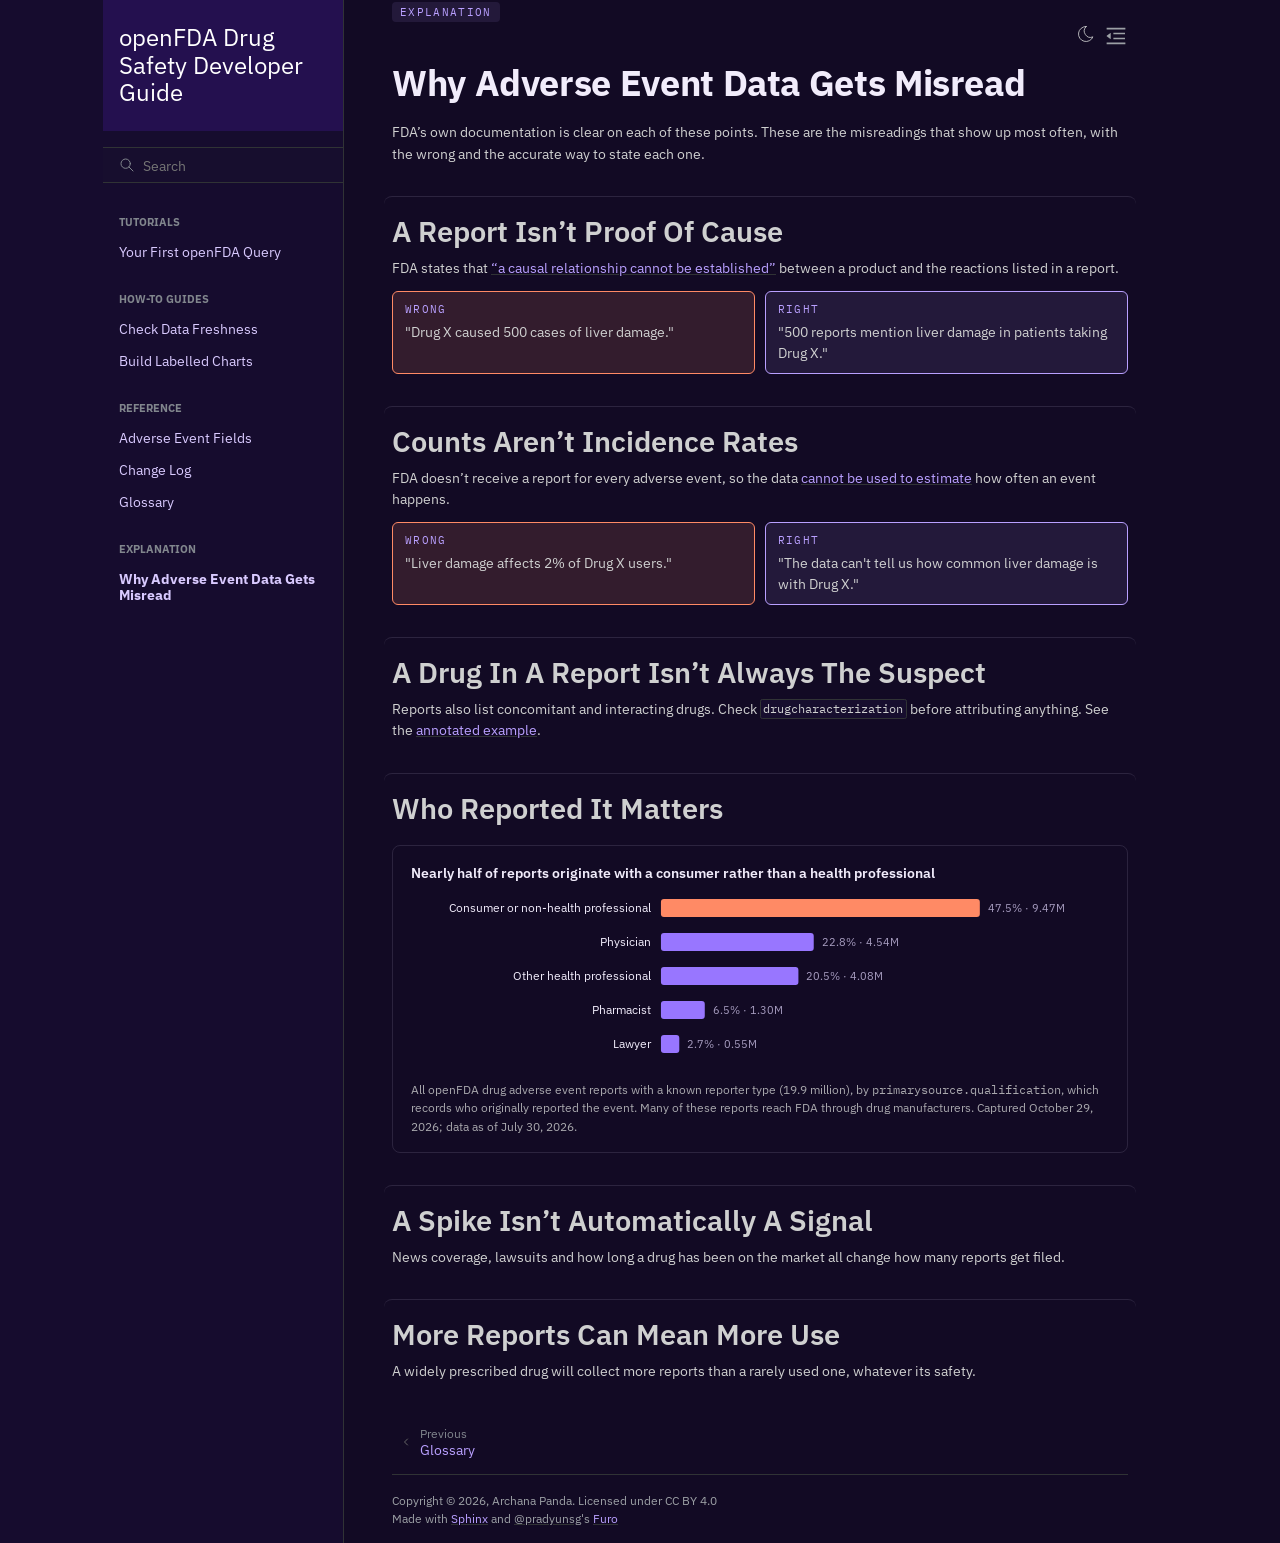
<file: explanation/avoiding-misreadings.html>
<!doctype html>
<html class="no-js" lang="en" data-content_root="../">
  <head><meta charset="utf-8">
    <meta name="viewport" content="width=device-width,initial-scale=1">
    <meta name="color-scheme" content="light dark"><meta name="viewport" content="width=device-width, initial-scale=1" />
<meta property="og:title" content="Why Adverse Event Data Gets Misread" />
<meta property="og:type" content="website" />
<meta property="og:url" content="https://archanacontent.github.io/openfda-drug-safety-guide/explanation/avoiding-misreadings.html" />
<meta property="og:site_name" content="openFDA Drug Safety Developer Guide" />
<meta property="og:description" content="FDA’s own documentation is clear on each of these points. These are the misreadings that show up most often, with the wrong and the accurate way to state each one. A Report Isn’t Proof Of Cause: FD..." />
<meta property="og:image" content="https://archanacontent.github.io/openfda-drug-safety-guide/_static/og.png" />
<meta property="og:image:alt" content="openFDA Drug Safety Developer Guide" />
<meta name="description" content="FDA’s own documentation is clear on each of these points. These are the misreadings that show up most often, with the wrong and the accurate way to state each one. A Report Isn’t Proof Of Cause: FD..." />
<link rel="index" title="Index" href="../genindex.html"><link rel="search" title="Search" href="../search.html"><link rel="prev" title="Glossary" href="../reference/glossary.html">
        <link rel="canonical" href="https://archanacontent.github.io/openfda-drug-safety-guide/explanation/avoiding-misreadings.html">

    <!-- Generated with Sphinx 9.2.0 and Furo 2025.12.19 -->
        <title>Why Adverse Event Data Gets Misread - openFDA Drug Safety Developer Guide</title>
      <link rel="stylesheet" type="text/css" href="../_static/pygments.css?v=d75fae25" />
    <link rel="stylesheet" type="text/css" href="../_static/styles/furo.css?v=7bdb33bb" />
    <link rel="stylesheet" type="text/css" href="../_static/copybutton.css?v=76b2166b" />
    <link rel="stylesheet" type="text/css" href="../_static/styles/furo-extensions.css?v=8dab3a3b" />
    <link rel="stylesheet" type="text/css" href="../_static/custom.css?v=852175dd" />
    <link rel="stylesheet" type="text/css" href="../_static/vendor/driver.css?v=be7db7a8" />
    <link rel="stylesheet" type="text/css" href="../_static/tour.css?v=59067447" />
    
    


<style>
  body {
    --color-code-background: #f0f0f0;
  --color-code-foreground: black;
  --color-brand-primary: #24104f;
  --color-brand-content: #5a2bc2;
  --color-brand-visited: #5a2bc2;
  --color-background-primary: #ffffff;
  --color-background-secondary: #f7f5fc;
  --color-sidebar-background: #f4f1fa;
  --color-highlighted-background: #ece4ff;
  --font-stack: 'IBM Plex Sans', system-ui, -apple-system, sans-serif;
  --font-stack--monospace: 'IBM Plex Mono', ui-monospace, Menlo, monospace;
  --font-stack--headings: 'IBM Plex Sans', system-ui, -apple-system, sans-serif;
  
  }
  @media not print {
    body[data-theme="dark"] {
      --color-code-background: #272822;
  --color-code-foreground: #f8f8f2;
  --color-brand-primary: #d9caff;
  --color-brand-content: #b9a0ff;
  --color-brand-visited: #b9a0ff;
  --color-background-primary: #120a24;
  --color-background-secondary: #170e2e;
  --color-sidebar-background: #160c2e;
  --color-highlighted-background: #2a1a52;
  --color-code-background: #1c1236;
  
    }
    @media (prefers-color-scheme: dark) {
      body:not([data-theme="light"]) {
        --color-code-background: #272822;
  --color-code-foreground: #f8f8f2;
  --color-brand-primary: #d9caff;
  --color-brand-content: #b9a0ff;
  --color-brand-visited: #b9a0ff;
  --color-background-primary: #120a24;
  --color-background-secondary: #170e2e;
  --color-sidebar-background: #160c2e;
  --color-highlighted-background: #2a1a52;
  --color-code-background: #1c1236;
  
      }
    }
  }
</style></head>
  <body>
    
    <script>
      document.body.dataset.theme = localStorage.getItem("theme") || "auto";
    </script>
    

<svg xmlns="http://www.w3.org/2000/svg" style="display: none;">
  <symbol id="svg-toc" viewBox="0 0 24 24">
    <title>Contents</title>
    <svg stroke="currentColor" fill="currentColor" stroke-width="0" viewBox="0 0 1024 1024">
      <path d="M408 442h480c4.4 0 8-3.6 8-8v-56c0-4.4-3.6-8-8-8H408c-4.4 0-8 3.6-8 8v56c0 4.4 3.6 8 8 8zm-8 204c0 4.4 3.6 8 8 8h480c4.4 0 8-3.6 8-8v-56c0-4.4-3.6-8-8-8H408c-4.4 0-8 3.6-8 8v56zm504-486H120c-4.4 0-8 3.6-8 8v56c0 4.4 3.6 8 8 8h784c4.4 0 8-3.6 8-8v-56c0-4.4-3.6-8-8-8zm0 632H120c-4.4 0-8 3.6-8 8v56c0 4.4 3.6 8 8 8h784c4.4 0 8-3.6 8-8v-56c0-4.4-3.6-8-8-8zM115.4 518.9L271.7 642c5.8 4.6 14.4.5 14.4-6.9V388.9c0-7.4-8.5-11.5-14.4-6.9L115.4 505.1a8.74 8.74 0 0 0 0 13.8z"/>
    </svg>
  </symbol>
  <symbol id="svg-menu" viewBox="0 0 24 24">
    <title>Menu</title>
    <svg xmlns="http://www.w3.org/2000/svg" viewBox="0 0 24 24" fill="none" stroke="currentColor"
      stroke-width="2" stroke-linecap="round" stroke-linejoin="round" class="feather-menu">
      <line x1="3" y1="12" x2="21" y2="12"></line>
      <line x1="3" y1="6" x2="21" y2="6"></line>
      <line x1="3" y1="18" x2="21" y2="18"></line>
    </svg>
  </symbol>
  <symbol id="svg-arrow-right" viewBox="0 0 24 24">
    <title>Expand</title>
    <svg xmlns="http://www.w3.org/2000/svg" viewBox="0 0 24 24" fill="none" stroke="currentColor"
      stroke-width="2" stroke-linecap="round" stroke-linejoin="round" class="feather-chevron-right">
      <polyline points="9 18 15 12 9 6"></polyline>
    </svg>
  </symbol>
  <symbol id="svg-sun" viewBox="0 0 24 24">
    <title>Light mode</title>
    <svg xmlns="http://www.w3.org/2000/svg" viewBox="0 0 24 24" fill="none" stroke="currentColor"
      stroke-width="1" stroke-linecap="round" stroke-linejoin="round" class="feather-sun">
      <circle cx="12" cy="12" r="5"></circle>
      <line x1="12" y1="1" x2="12" y2="3"></line>
      <line x1="12" y1="21" x2="12" y2="23"></line>
      <line x1="4.22" y1="4.22" x2="5.64" y2="5.64"></line>
      <line x1="18.36" y1="18.36" x2="19.78" y2="19.78"></line>
      <line x1="1" y1="12" x2="3" y2="12"></line>
      <line x1="21" y1="12" x2="23" y2="12"></line>
      <line x1="4.22" y1="19.78" x2="5.64" y2="18.36"></line>
      <line x1="18.36" y1="5.64" x2="19.78" y2="4.22"></line>
    </svg>
  </symbol>
  <symbol id="svg-moon" viewBox="0 0 24 24">
    <title>Dark mode</title>
    <svg xmlns="http://www.w3.org/2000/svg" viewBox="0 0 24 24" fill="none" stroke="currentColor"
      stroke-width="1" stroke-linecap="round" stroke-linejoin="round" class="icon-tabler-moon">
      <path stroke="none" d="M0 0h24v24H0z" fill="none" />
      <path d="M12 3c.132 0 .263 0 .393 0a7.5 7.5 0 0 0 7.92 12.446a9 9 0 1 1 -8.313 -12.454z" />
    </svg>
  </symbol>
  <symbol id="svg-sun-with-moon" viewBox="0 0 24 24">
    <title>Auto light/dark, in light mode</title>
    <svg xmlns="http://www.w3.org/2000/svg" viewBox="0 0 24 24" fill="none" stroke="currentColor"
      stroke-width="1" stroke-linecap="round" stroke-linejoin="round"
      class="icon-custom-derived-from-feather-sun-and-tabler-moon">
      <path style="opacity: 50%" d="M 5.411 14.504 C 5.471 14.504 5.532 14.504 5.591 14.504 C 3.639 16.319 4.383 19.569 6.931 20.352 C 7.693 20.586 8.512 20.551 9.25 20.252 C 8.023 23.207 4.056 23.725 2.11 21.184 C 0.166 18.642 1.702 14.949 4.874 14.536 C 5.051 14.512 5.231 14.5 5.411 14.5 L 5.411 14.504 Z"/>
      <line x1="14.5" y1="3.25" x2="14.5" y2="1.25"/>
      <line x1="14.5" y1="15.85" x2="14.5" y2="17.85"/>
      <line x1="10.044" y1="5.094" x2="8.63" y2="3.68"/>
      <line x1="19" y1="14.05" x2="20.414" y2="15.464"/>
      <line x1="8.2" y1="9.55" x2="6.2" y2="9.55"/>
      <line x1="20.8" y1="9.55" x2="22.8" y2="9.55"/>
      <line x1="10.044" y1="14.006" x2="8.63" y2="15.42"/>
      <line x1="19" y1="5.05" x2="20.414" y2="3.636"/>
      <circle cx="14.5" cy="9.55" r="3.6"/>
    </svg>
  </symbol>
  <symbol id="svg-moon-with-sun" viewBox="0 0 24 24">
    <title>Auto light/dark, in dark mode</title>
    <svg xmlns="http://www.w3.org/2000/svg" viewBox="0 0 24 24" fill="none" stroke="currentColor"
      stroke-width="1" stroke-linecap="round" stroke-linejoin="round"
      class="icon-custom-derived-from-feather-sun-and-tabler-moon">
      <path d="M 8.282 7.007 C 8.385 7.007 8.494 7.007 8.595 7.007 C 5.18 10.184 6.481 15.869 10.942 17.24 C 12.275 17.648 13.706 17.589 15 17.066 C 12.851 22.236 5.91 23.143 2.505 18.696 C -0.897 14.249 1.791 7.786 7.342 7.063 C 7.652 7.021 7.965 7 8.282 7 L 8.282 7.007 Z"/>
      <line style="opacity: 50%" x1="18" y1="3.705" x2="18" y2="2.5"/>
      <line style="opacity: 50%" x1="18" y1="11.295" x2="18" y2="12.5"/>
      <line style="opacity: 50%" x1="15.316" y1="4.816" x2="14.464" y2="3.964"/>
      <line style="opacity: 50%" x1="20.711" y1="10.212" x2="21.563" y2="11.063"/>
      <line style="opacity: 50%" x1="14.205" y1="7.5" x2="13.001" y2="7.5"/>
      <line style="opacity: 50%" x1="21.795" y1="7.5" x2="23" y2="7.5"/>
      <line style="opacity: 50%" x1="15.316" y1="10.184" x2="14.464" y2="11.036"/>
      <line style="opacity: 50%" x1="20.711" y1="4.789" x2="21.563" y2="3.937"/>
      <circle style="opacity: 50%" cx="18" cy="7.5" r="2.169"/>
    </svg>
  </symbol>
  <symbol id="svg-pencil" viewBox="0 0 24 24">
    <svg xmlns="http://www.w3.org/2000/svg" viewBox="0 0 24 24" fill="none" stroke="currentColor"
      stroke-width="1" stroke-linecap="round" stroke-linejoin="round" class="icon-tabler-pencil-code">
      <path d="M4 20h4l10.5 -10.5a2.828 2.828 0 1 0 -4 -4l-10.5 10.5v4" />
      <path d="M13.5 6.5l4 4" />
      <path d="M20 21l2 -2l-2 -2" />
      <path d="M17 17l-2 2l2 2" />
    </svg>
  </symbol>
  <symbol id="svg-eye" viewBox="0 0 24 24">
    <svg xmlns="http://www.w3.org/2000/svg" viewBox="0 0 24 24" fill="none" stroke="currentColor"
      stroke-width="1" stroke-linecap="round" stroke-linejoin="round" class="icon-tabler-eye-code">
      <path stroke="none" d="M0 0h24v24H0z" fill="none" />
      <path d="M10 12a2 2 0 1 0 4 0a2 2 0 0 0 -4 0" />
      <path
        d="M11.11 17.958c-3.209 -.307 -5.91 -2.293 -8.11 -5.958c2.4 -4 5.4 -6 9 -6c3.6 0 6.6 2 9 6c-.21 .352 -.427 .688 -.647 1.008" />
      <path d="M20 21l2 -2l-2 -2" />
      <path d="M17 17l-2 2l2 2" />
    </svg>
  </symbol>
</svg>

<input type="checkbox" class="sidebar-toggle" name="__navigation" id="__navigation" aria-label="Toggle site navigation sidebar">
<input type="checkbox" class="sidebar-toggle" name="__toc" id="__toc" aria-label="Toggle table of contents sidebar">
<label class="overlay sidebar-overlay" for="__navigation"></label>
<label class="overlay toc-overlay" for="__toc"></label>

<a class="skip-to-content muted-link" href="#furo-main-content">Skip to content</a>



<div class="page">
  <header class="mobile-header">
    <div class="header-left">
      <label class="nav-overlay-icon" for="__navigation">
        <span class="icon"><svg><use href="#svg-menu"></use></svg></span>
      </label>
    </div>
    <div class="header-center">
      <a href="../index.html"><div class="brand">openFDA Drug Safety Developer Guide</div></a>
    </div>
    <div class="header-right">
      <div class="theme-toggle-container theme-toggle-header">
        <button class="theme-toggle" aria-label="Toggle Light / Dark / Auto color theme">
          <svg class="theme-icon-when-auto-light"><use href="#svg-sun-with-moon"></use></svg>
          <svg class="theme-icon-when-auto-dark"><use href="#svg-moon-with-sun"></use></svg>
          <svg class="theme-icon-when-dark"><use href="#svg-moon"></use></svg>
          <svg class="theme-icon-when-light"><use href="#svg-sun"></use></svg>
        </button>
      </div>
      <label class="toc-overlay-icon toc-header-icon" for="__toc">
        <span class="icon"><svg><use href="#svg-toc"></use></svg></span>
      </label>
    </div>
  </header>
  <aside class="sidebar-drawer">
    <div class="sidebar-container">
      
      <div class="sidebar-sticky"><a class="sidebar-brand" href="../index.html">
  
  <span class="sidebar-brand-text">openFDA Drug Safety Developer Guide</span>
  
</a><form class="sidebar-search-container" method="get" action="../search.html" role="search">
  <input class="sidebar-search" placeholder="Search" name="q" aria-label="Search">
  <input type="hidden" name="check_keywords" value="yes">
  <input type="hidden" name="area" value="default">
</form>
<div id="searchbox"></div><div class="sidebar-scroll"><div class="sidebar-tree">
  <p class="caption" role="heading"><span class="caption-text">Tutorials</span></p>
<ul>
<li class="toctree-l1"><a class="reference internal" href="../tutorials/first-query.html">Your First openFDA Query</a></li>
</ul>
<p class="caption" role="heading"><span class="caption-text">How-to guides</span></p>
<ul>
<li class="toctree-l1"><a class="reference internal" href="../how-to/check-data-freshness.html">Check Data Freshness</a></li>
<li class="toctree-l1"><a class="reference internal" href="../how-to/build-labelled-charts.html">Build Labelled Charts</a></li>
</ul>
<p class="caption" role="heading"><span class="caption-text">Reference</span></p>
<ul>
<li class="toctree-l1"><a class="reference internal" href="../reference/adverse-event-fields.html">Adverse Event Fields</a></li>
<li class="toctree-l1"><a class="reference internal" href="../reference/change-log.html">Change Log</a></li>
<li class="toctree-l1"><a class="reference internal" href="../reference/glossary.html">Glossary</a></li>
</ul>
<p class="caption" role="heading"><span class="caption-text">Explanation</span></p>
<ul class="current">
<li class="toctree-l1 current current-page"><a class="current reference internal" href="#">Why Adverse Event Data Gets Misread</a></li>
</ul>

</div>
</div>

      </div>
      
    </div>
  </aside>
  <div class="main">
    <div class="content">
      <div class="article-container">
        <a href="#" class="back-to-top muted-link">
          <svg xmlns="http://www.w3.org/2000/svg" viewBox="0 0 24 24">
            <path d="M13 20h-2V8l-5.5 5.5-1.42-1.42L12 4.16l7.92 7.92-1.42 1.42L13 8v12z"></path>
          </svg>
          <span>Back to top</span>
        </a>
        <div class="content-icon-container">
          <div class="theme-toggle-container theme-toggle-content">
            <button class="theme-toggle" aria-label="Toggle Light / Dark / Auto color theme">
              <svg class="theme-icon-when-auto-light"><use href="#svg-sun-with-moon"></use></svg>
              <svg class="theme-icon-when-auto-dark"><use href="#svg-moon-with-sun"></use></svg>
              <svg class="theme-icon-when-dark"><use href="#svg-moon"></use></svg>
              <svg class="theme-icon-when-light"><use href="#svg-sun"></use></svg>
            </button>
          </div>
          <label class="toc-overlay-icon toc-content-icon" for="__toc">
            <span class="icon"><svg><use href="#svg-toc"></use></svg></span>
          </label>
        </div>
        <article role="main" id="furo-main-content">
          <span class="ofd-kind">Explanation</span><section id="why-adverse-event-data-gets-misread">
<h1>Why Adverse Event Data Gets Misread<a class="headerlink" href="#why-adverse-event-data-gets-misread" title="Link to this heading">¶</a></h1>
<p>FDA’s own documentation is clear on each of these points. These are the misreadings that show up most often, with the wrong and the accurate way to state each one.</p>
<section id="a-report-isn-t-proof-of-cause">
<h2>A Report Isn’t Proof Of Cause<a class="headerlink" href="#a-report-isn-t-proof-of-cause" title="Link to this heading">¶</a></h2>
<p>FDA states that <a class="reference external" href="https://open.fda.gov/apis/drug/event/">“a causal relationship cannot be established”</a> between a product and the reactions listed in a report.</p>
<div class="ofd-wr">
  <div class="wrong"><span class="ofd-label">Wrong</span><p>"Drug X caused 500 cases of liver damage."</p></div>
  <div class="right"><span class="ofd-label">Right</span><p>"500 reports mention liver damage in patients taking Drug X."</p></div>
</div></section>
<section id="counts-aren-t-incidence-rates">
<h2>Counts Aren’t Incidence Rates<a class="headerlink" href="#counts-aren-t-incidence-rates" title="Link to this heading">¶</a></h2>
<p>FDA doesn’t receive a report for every adverse event, so the data <a class="reference external" href="https://open.fda.gov/apis/drug/event/">cannot be used to estimate</a> how often an event happens.</p>
<div class="ofd-wr">
  <div class="wrong"><span class="ofd-label">Wrong</span><p>"Liver damage affects 2% of Drug X users."</p></div>
  <div class="right"><span class="ofd-label">Right</span><p>"The data can't tell us how common liver damage is with Drug X."</p></div>
</div></section>
<section id="a-drug-in-a-report-isn-t-always-the-suspect">
<h2>A Drug In A Report Isn’t Always The Suspect<a class="headerlink" href="#a-drug-in-a-report-isn-t-always-the-suspect" title="Link to this heading">¶</a></h2>
<p>Reports also list concomitant and interacting drugs. Check <code class="docutils literal notranslate"><span class="pre">drugcharacterization</span></code> before attributing anything. See the <a class="reference internal" href="../reference/adverse-event-fields.html#annotated-example"><span class="std std-ref">annotated example</span></a>.</p>
</section>
<section id="who-reported-it-matters">
<h2>Who Reported It Matters<a class="headerlink" href="#who-reported-it-matters" title="Link to this heading">¶</a></h2>
<div class="ofd-figure">
  <p class="ttl">Nearly half of reports originate with a consumer rather than a health professional</p>
  <div class="ofd-chart" id="chart-who"></div>
  <p class="cap">All openFDA drug adverse event reports with a known reporter type (19.9 million), by <code>primarysource.qualification</code>, which records who originally reported the event. Many of these reports reach FDA through drug manufacturers. Captured October 29, 2026; data as of July 30, 2026.</p>
</div></section>
<section id="a-spike-isn-t-automatically-a-signal">
<h2>A Spike Isn’t Automatically A Signal<a class="headerlink" href="#a-spike-isn-t-automatically-a-signal" title="Link to this heading">¶</a></h2>
<p>News coverage, lawsuits and how long a drug has been on the market all change how many reports get filed.</p>
</section>
<section id="more-reports-can-mean-more-use">
<h2>More Reports Can Mean More Use<a class="headerlink" href="#more-reports-can-mean-more-use" title="Link to this heading">¶</a></h2>
<p>A widely prescribed drug will collect more reports than a rarely used one, whatever its safety.</p>
</section>
</section>

        </article>
      </div>
      <footer>
        
        <div class="related-pages">
          
          <a class="prev-page" href="../reference/glossary.html">
              <svg class="furo-related-icon"><use href="#svg-arrow-right"></use></svg>
              <div class="page-info">
                <div class="context">
                  <span>Previous</span>
                </div>
                
                <div class="title">Glossary</div>
                
              </div>
            </a>
        </div>
        <div class="bottom-of-page">
          <div class="left-details">
            <div class="copyright">
                Copyright &#169; 2026, Archana Panda. Licensed under CC BY 4.0
            </div>
            Made with <a href="https://www.sphinx-doc.org/">Sphinx</a> and <a class="muted-link" href="https://pradyunsg.me">@pradyunsg</a>'s
            
            <a href="https://github.com/pradyunsg/furo">Furo</a>
            
          </div>
          <div class="right-details">
            
          </div>
        </div>
        
      </footer>
    </div>
    <aside class="toc-drawer">
      
      
      <div class="toc-sticky toc-scroll">
        <div class="toc-title-container">
          <span class="toc-title">
            On this page
          </span>
        </div>
        <div class="toc-tree-container">
          <div class="toc-tree">
            <ul>
<li><a class="reference internal" href="#">Why Adverse Event Data Gets Misread</a><ul>
<li><a class="reference internal" href="#a-report-isn-t-proof-of-cause">A Report Isn’t Proof Of Cause</a></li>
<li><a class="reference internal" href="#counts-aren-t-incidence-rates">Counts Aren’t Incidence Rates</a></li>
<li><a class="reference internal" href="#a-drug-in-a-report-isn-t-always-the-suspect">A Drug In A Report Isn’t Always The Suspect</a></li>
<li><a class="reference internal" href="#who-reported-it-matters">Who Reported It Matters</a></li>
<li><a class="reference internal" href="#a-spike-isn-t-automatically-a-signal">A Spike Isn’t Automatically A Signal</a></li>
<li><a class="reference internal" href="#more-reports-can-mean-more-use">More Reports Can Mean More Use</a></li>
</ul>
</li>
</ul>

          </div>
        </div>
      </div>
      
      
    </aside>
  </div>
</div><script async="async" src="https://www.googletagmanager.com/gtag/js?id=G-R5QPB9VQWB"></script>
    <script src="../_static/ga.js?v=5ca876cb"></script>
    <script src="../_static/default-dark.js?v=d0da915c"></script>
    <script src="../_static/documentation_options.js?v=7f41d439"></script>
    <script src="../_static/doctools.js?v=fd6eb6e6"></script>
    <script src="../_static/sphinx_highlight.js?v=6ffebe34"></script>
    <script src="../_static/scripts/furo.js?v=46bd48cc"></script>
    <script src="../_static/clipboard.min.js?v=a7894cd8"></script>
    <script src="../_static/copybutton.js?v=f281be69"></script>
    <script src="../_static/vendor/driver.js.iife.js?v=1bad6222"></script>
    <script src="../_static/tour.js?v=8d5d808d"></script>
    <script src="../_static/charts.js?v=a1ca7d93"></script>
    </body>
</html>
</file>
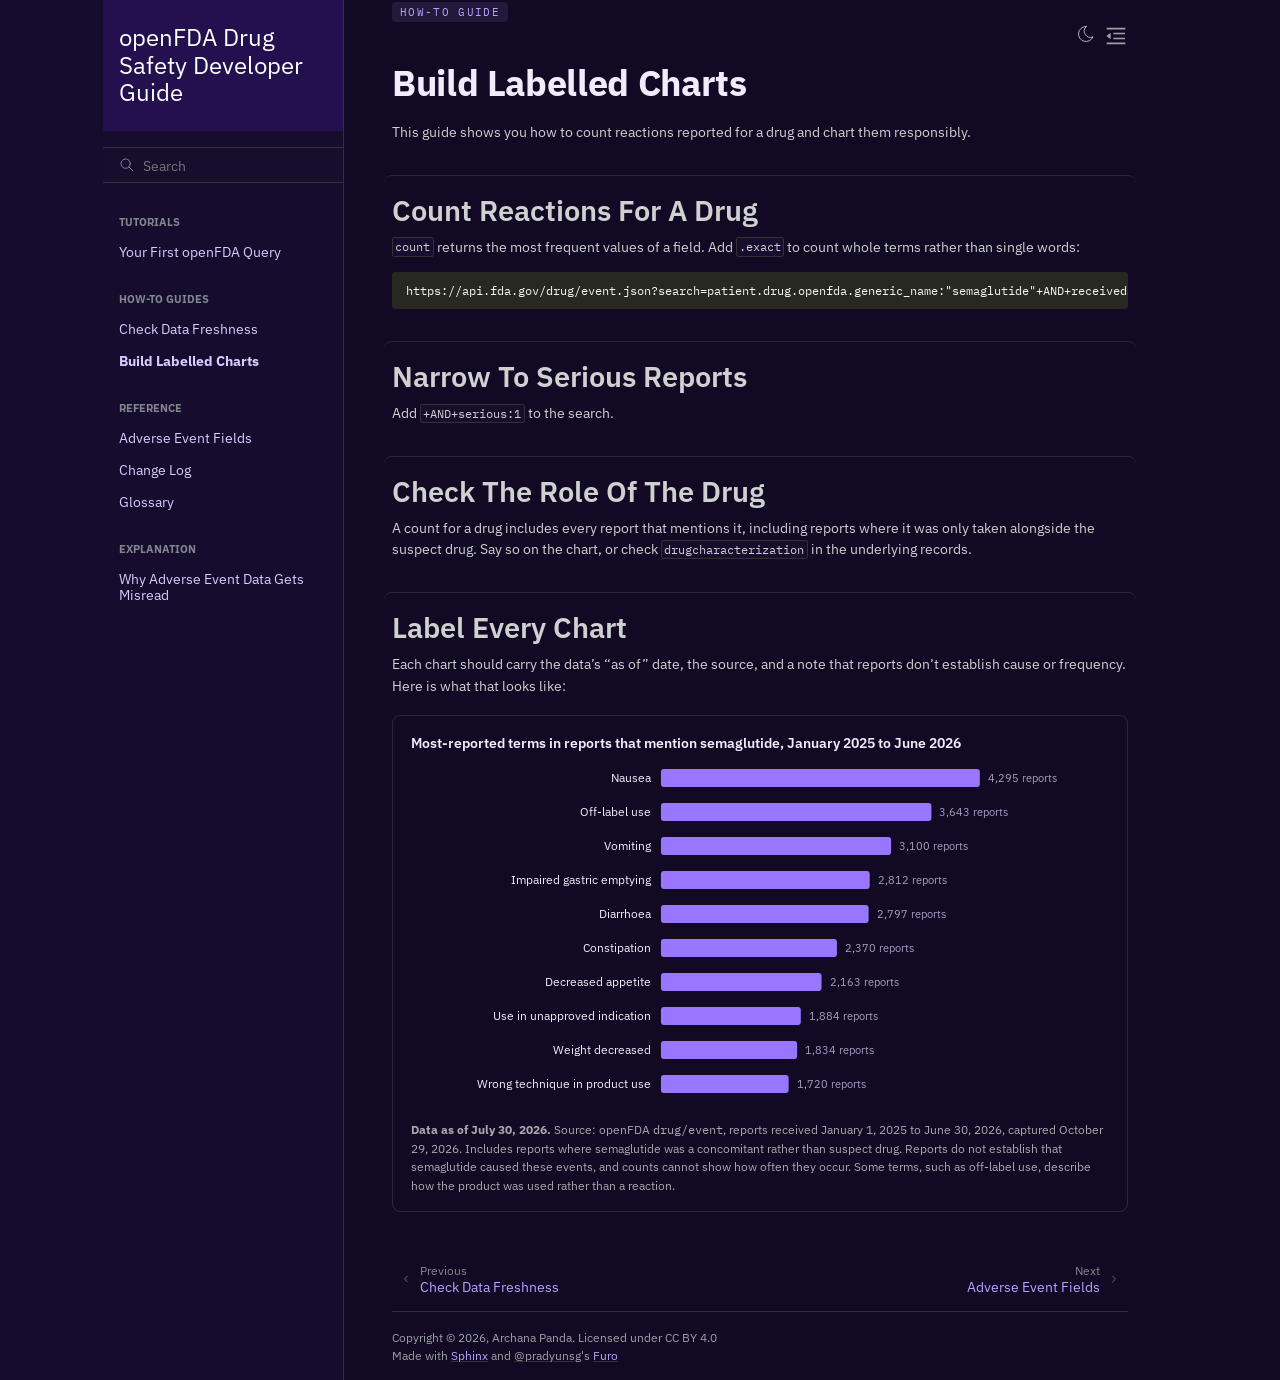
<file: how-to/build-labelled-charts.html>
<!doctype html>
<html class="no-js" lang="en" data-content_root="../">
  <head><meta charset="utf-8">
    <meta name="viewport" content="width=device-width,initial-scale=1">
    <meta name="color-scheme" content="light dark"><meta name="viewport" content="width=device-width, initial-scale=1" />
<meta property="og:title" content="Build Labelled Charts" />
<meta property="og:type" content="website" />
<meta property="og:url" content="https://archanacontent.github.io/openfda-drug-safety-guide/how-to/build-labelled-charts.html" />
<meta property="og:site_name" content="openFDA Drug Safety Developer Guide" />
<meta property="og:description" content="This guide shows you how to count reactions reported for a drug and chart them responsibly. Count Reactions For A Drug: count returns the most frequent values of a field. Add.exact to count whole t..." />
<meta property="og:image" content="https://archanacontent.github.io/openfda-drug-safety-guide/_static/og.png" />
<meta property="og:image:alt" content="openFDA Drug Safety Developer Guide" />
<meta name="description" content="This guide shows you how to count reactions reported for a drug and chart them responsibly. Count Reactions For A Drug: count returns the most frequent values of a field. Add.exact to count whole t..." />
<link rel="index" title="Index" href="../genindex.html"><link rel="search" title="Search" href="../search.html"><link rel="next" title="Adverse Event Fields" href="../reference/adverse-event-fields.html"><link rel="prev" title="Check Data Freshness" href="check-data-freshness.html">
        <link rel="canonical" href="https://archanacontent.github.io/openfda-drug-safety-guide/how-to/build-labelled-charts.html">

    <!-- Generated with Sphinx 9.2.0 and Furo 2025.12.19 -->
        <title>Build Labelled Charts - openFDA Drug Safety Developer Guide</title>
      <link rel="stylesheet" type="text/css" href="../_static/pygments.css?v=d75fae25" />
    <link rel="stylesheet" type="text/css" href="../_static/styles/furo.css?v=7bdb33bb" />
    <link rel="stylesheet" type="text/css" href="../_static/copybutton.css?v=76b2166b" />
    <link rel="stylesheet" type="text/css" href="../_static/styles/furo-extensions.css?v=8dab3a3b" />
    <link rel="stylesheet" type="text/css" href="../_static/custom.css?v=852175dd" />
    <link rel="stylesheet" type="text/css" href="../_static/vendor/driver.css?v=be7db7a8" />
    <link rel="stylesheet" type="text/css" href="../_static/tour.css?v=59067447" />
    
    


<style>
  body {
    --color-code-background: #f0f0f0;
  --color-code-foreground: black;
  --color-brand-primary: #24104f;
  --color-brand-content: #5a2bc2;
  --color-brand-visited: #5a2bc2;
  --color-background-primary: #ffffff;
  --color-background-secondary: #f7f5fc;
  --color-sidebar-background: #f4f1fa;
  --color-highlighted-background: #ece4ff;
  --font-stack: 'IBM Plex Sans', system-ui, -apple-system, sans-serif;
  --font-stack--monospace: 'IBM Plex Mono', ui-monospace, Menlo, monospace;
  --font-stack--headings: 'IBM Plex Sans', system-ui, -apple-system, sans-serif;
  
  }
  @media not print {
    body[data-theme="dark"] {
      --color-code-background: #272822;
  --color-code-foreground: #f8f8f2;
  --color-brand-primary: #d9caff;
  --color-brand-content: #b9a0ff;
  --color-brand-visited: #b9a0ff;
  --color-background-primary: #120a24;
  --color-background-secondary: #170e2e;
  --color-sidebar-background: #160c2e;
  --color-highlighted-background: #2a1a52;
  --color-code-background: #1c1236;
  
    }
    @media (prefers-color-scheme: dark) {
      body:not([data-theme="light"]) {
        --color-code-background: #272822;
  --color-code-foreground: #f8f8f2;
  --color-brand-primary: #d9caff;
  --color-brand-content: #b9a0ff;
  --color-brand-visited: #b9a0ff;
  --color-background-primary: #120a24;
  --color-background-secondary: #170e2e;
  --color-sidebar-background: #160c2e;
  --color-highlighted-background: #2a1a52;
  --color-code-background: #1c1236;
  
      }
    }
  }
</style></head>
  <body>
    
    <script>
      document.body.dataset.theme = localStorage.getItem("theme") || "auto";
    </script>
    

<svg xmlns="http://www.w3.org/2000/svg" style="display: none;">
  <symbol id="svg-toc" viewBox="0 0 24 24">
    <title>Contents</title>
    <svg stroke="currentColor" fill="currentColor" stroke-width="0" viewBox="0 0 1024 1024">
      <path d="M408 442h480c4.4 0 8-3.6 8-8v-56c0-4.4-3.6-8-8-8H408c-4.4 0-8 3.6-8 8v56c0 4.4 3.6 8 8 8zm-8 204c0 4.4 3.6 8 8 8h480c4.4 0 8-3.6 8-8v-56c0-4.4-3.6-8-8-8H408c-4.4 0-8 3.6-8 8v56zm504-486H120c-4.4 0-8 3.6-8 8v56c0 4.4 3.6 8 8 8h784c4.4 0 8-3.6 8-8v-56c0-4.4-3.6-8-8-8zm0 632H120c-4.4 0-8 3.6-8 8v56c0 4.4 3.6 8 8 8h784c4.4 0 8-3.6 8-8v-56c0-4.4-3.6-8-8-8zM115.4 518.9L271.7 642c5.8 4.6 14.4.5 14.4-6.9V388.9c0-7.4-8.5-11.5-14.4-6.9L115.4 505.1a8.74 8.74 0 0 0 0 13.8z"/>
    </svg>
  </symbol>
  <symbol id="svg-menu" viewBox="0 0 24 24">
    <title>Menu</title>
    <svg xmlns="http://www.w3.org/2000/svg" viewBox="0 0 24 24" fill="none" stroke="currentColor"
      stroke-width="2" stroke-linecap="round" stroke-linejoin="round" class="feather-menu">
      <line x1="3" y1="12" x2="21" y2="12"></line>
      <line x1="3" y1="6" x2="21" y2="6"></line>
      <line x1="3" y1="18" x2="21" y2="18"></line>
    </svg>
  </symbol>
  <symbol id="svg-arrow-right" viewBox="0 0 24 24">
    <title>Expand</title>
    <svg xmlns="http://www.w3.org/2000/svg" viewBox="0 0 24 24" fill="none" stroke="currentColor"
      stroke-width="2" stroke-linecap="round" stroke-linejoin="round" class="feather-chevron-right">
      <polyline points="9 18 15 12 9 6"></polyline>
    </svg>
  </symbol>
  <symbol id="svg-sun" viewBox="0 0 24 24">
    <title>Light mode</title>
    <svg xmlns="http://www.w3.org/2000/svg" viewBox="0 0 24 24" fill="none" stroke="currentColor"
      stroke-width="1" stroke-linecap="round" stroke-linejoin="round" class="feather-sun">
      <circle cx="12" cy="12" r="5"></circle>
      <line x1="12" y1="1" x2="12" y2="3"></line>
      <line x1="12" y1="21" x2="12" y2="23"></line>
      <line x1="4.22" y1="4.22" x2="5.64" y2="5.64"></line>
      <line x1="18.36" y1="18.36" x2="19.78" y2="19.78"></line>
      <line x1="1" y1="12" x2="3" y2="12"></line>
      <line x1="21" y1="12" x2="23" y2="12"></line>
      <line x1="4.22" y1="19.78" x2="5.64" y2="18.36"></line>
      <line x1="18.36" y1="5.64" x2="19.78" y2="4.22"></line>
    </svg>
  </symbol>
  <symbol id="svg-moon" viewBox="0 0 24 24">
    <title>Dark mode</title>
    <svg xmlns="http://www.w3.org/2000/svg" viewBox="0 0 24 24" fill="none" stroke="currentColor"
      stroke-width="1" stroke-linecap="round" stroke-linejoin="round" class="icon-tabler-moon">
      <path stroke="none" d="M0 0h24v24H0z" fill="none" />
      <path d="M12 3c.132 0 .263 0 .393 0a7.5 7.5 0 0 0 7.92 12.446a9 9 0 1 1 -8.313 -12.454z" />
    </svg>
  </symbol>
  <symbol id="svg-sun-with-moon" viewBox="0 0 24 24">
    <title>Auto light/dark, in light mode</title>
    <svg xmlns="http://www.w3.org/2000/svg" viewBox="0 0 24 24" fill="none" stroke="currentColor"
      stroke-width="1" stroke-linecap="round" stroke-linejoin="round"
      class="icon-custom-derived-from-feather-sun-and-tabler-moon">
      <path style="opacity: 50%" d="M 5.411 14.504 C 5.471 14.504 5.532 14.504 5.591 14.504 C 3.639 16.319 4.383 19.569 6.931 20.352 C 7.693 20.586 8.512 20.551 9.25 20.252 C 8.023 23.207 4.056 23.725 2.11 21.184 C 0.166 18.642 1.702 14.949 4.874 14.536 C 5.051 14.512 5.231 14.5 5.411 14.5 L 5.411 14.504 Z"/>
      <line x1="14.5" y1="3.25" x2="14.5" y2="1.25"/>
      <line x1="14.5" y1="15.85" x2="14.5" y2="17.85"/>
      <line x1="10.044" y1="5.094" x2="8.63" y2="3.68"/>
      <line x1="19" y1="14.05" x2="20.414" y2="15.464"/>
      <line x1="8.2" y1="9.55" x2="6.2" y2="9.55"/>
      <line x1="20.8" y1="9.55" x2="22.8" y2="9.55"/>
      <line x1="10.044" y1="14.006" x2="8.63" y2="15.42"/>
      <line x1="19" y1="5.05" x2="20.414" y2="3.636"/>
      <circle cx="14.5" cy="9.55" r="3.6"/>
    </svg>
  </symbol>
  <symbol id="svg-moon-with-sun" viewBox="0 0 24 24">
    <title>Auto light/dark, in dark mode</title>
    <svg xmlns="http://www.w3.org/2000/svg" viewBox="0 0 24 24" fill="none" stroke="currentColor"
      stroke-width="1" stroke-linecap="round" stroke-linejoin="round"
      class="icon-custom-derived-from-feather-sun-and-tabler-moon">
      <path d="M 8.282 7.007 C 8.385 7.007 8.494 7.007 8.595 7.007 C 5.18 10.184 6.481 15.869 10.942 17.24 C 12.275 17.648 13.706 17.589 15 17.066 C 12.851 22.236 5.91 23.143 2.505 18.696 C -0.897 14.249 1.791 7.786 7.342 7.063 C 7.652 7.021 7.965 7 8.282 7 L 8.282 7.007 Z"/>
      <line style="opacity: 50%" x1="18" y1="3.705" x2="18" y2="2.5"/>
      <line style="opacity: 50%" x1="18" y1="11.295" x2="18" y2="12.5"/>
      <line style="opacity: 50%" x1="15.316" y1="4.816" x2="14.464" y2="3.964"/>
      <line style="opacity: 50%" x1="20.711" y1="10.212" x2="21.563" y2="11.063"/>
      <line style="opacity: 50%" x1="14.205" y1="7.5" x2="13.001" y2="7.5"/>
      <line style="opacity: 50%" x1="21.795" y1="7.5" x2="23" y2="7.5"/>
      <line style="opacity: 50%" x1="15.316" y1="10.184" x2="14.464" y2="11.036"/>
      <line style="opacity: 50%" x1="20.711" y1="4.789" x2="21.563" y2="3.937"/>
      <circle style="opacity: 50%" cx="18" cy="7.5" r="2.169"/>
    </svg>
  </symbol>
  <symbol id="svg-pencil" viewBox="0 0 24 24">
    <svg xmlns="http://www.w3.org/2000/svg" viewBox="0 0 24 24" fill="none" stroke="currentColor"
      stroke-width="1" stroke-linecap="round" stroke-linejoin="round" class="icon-tabler-pencil-code">
      <path d="M4 20h4l10.5 -10.5a2.828 2.828 0 1 0 -4 -4l-10.5 10.5v4" />
      <path d="M13.5 6.5l4 4" />
      <path d="M20 21l2 -2l-2 -2" />
      <path d="M17 17l-2 2l2 2" />
    </svg>
  </symbol>
  <symbol id="svg-eye" viewBox="0 0 24 24">
    <svg xmlns="http://www.w3.org/2000/svg" viewBox="0 0 24 24" fill="none" stroke="currentColor"
      stroke-width="1" stroke-linecap="round" stroke-linejoin="round" class="icon-tabler-eye-code">
      <path stroke="none" d="M0 0h24v24H0z" fill="none" />
      <path d="M10 12a2 2 0 1 0 4 0a2 2 0 0 0 -4 0" />
      <path
        d="M11.11 17.958c-3.209 -.307 -5.91 -2.293 -8.11 -5.958c2.4 -4 5.4 -6 9 -6c3.6 0 6.6 2 9 6c-.21 .352 -.427 .688 -.647 1.008" />
      <path d="M20 21l2 -2l-2 -2" />
      <path d="M17 17l-2 2l2 2" />
    </svg>
  </symbol>
</svg>

<input type="checkbox" class="sidebar-toggle" name="__navigation" id="__navigation" aria-label="Toggle site navigation sidebar">
<input type="checkbox" class="sidebar-toggle" name="__toc" id="__toc" aria-label="Toggle table of contents sidebar">
<label class="overlay sidebar-overlay" for="__navigation"></label>
<label class="overlay toc-overlay" for="__toc"></label>

<a class="skip-to-content muted-link" href="#furo-main-content">Skip to content</a>



<div class="page">
  <header class="mobile-header">
    <div class="header-left">
      <label class="nav-overlay-icon" for="__navigation">
        <span class="icon"><svg><use href="#svg-menu"></use></svg></span>
      </label>
    </div>
    <div class="header-center">
      <a href="../index.html"><div class="brand">openFDA Drug Safety Developer Guide</div></a>
    </div>
    <div class="header-right">
      <div class="theme-toggle-container theme-toggle-header">
        <button class="theme-toggle" aria-label="Toggle Light / Dark / Auto color theme">
          <svg class="theme-icon-when-auto-light"><use href="#svg-sun-with-moon"></use></svg>
          <svg class="theme-icon-when-auto-dark"><use href="#svg-moon-with-sun"></use></svg>
          <svg class="theme-icon-when-dark"><use href="#svg-moon"></use></svg>
          <svg class="theme-icon-when-light"><use href="#svg-sun"></use></svg>
        </button>
      </div>
      <label class="toc-overlay-icon toc-header-icon" for="__toc">
        <span class="icon"><svg><use href="#svg-toc"></use></svg></span>
      </label>
    </div>
  </header>
  <aside class="sidebar-drawer">
    <div class="sidebar-container">
      
      <div class="sidebar-sticky"><a class="sidebar-brand" href="../index.html">
  
  <span class="sidebar-brand-text">openFDA Drug Safety Developer Guide</span>
  
</a><form class="sidebar-search-container" method="get" action="../search.html" role="search">
  <input class="sidebar-search" placeholder="Search" name="q" aria-label="Search">
  <input type="hidden" name="check_keywords" value="yes">
  <input type="hidden" name="area" value="default">
</form>
<div id="searchbox"></div><div class="sidebar-scroll"><div class="sidebar-tree">
  <p class="caption" role="heading"><span class="caption-text">Tutorials</span></p>
<ul>
<li class="toctree-l1"><a class="reference internal" href="../tutorials/first-query.html">Your First openFDA Query</a></li>
</ul>
<p class="caption" role="heading"><span class="caption-text">How-to guides</span></p>
<ul class="current">
<li class="toctree-l1"><a class="reference internal" href="check-data-freshness.html">Check Data Freshness</a></li>
<li class="toctree-l1 current current-page"><a class="current reference internal" href="#">Build Labelled Charts</a></li>
</ul>
<p class="caption" role="heading"><span class="caption-text">Reference</span></p>
<ul>
<li class="toctree-l1"><a class="reference internal" href="../reference/adverse-event-fields.html">Adverse Event Fields</a></li>
<li class="toctree-l1"><a class="reference internal" href="../reference/change-log.html">Change Log</a></li>
<li class="toctree-l1"><a class="reference internal" href="../reference/glossary.html">Glossary</a></li>
</ul>
<p class="caption" role="heading"><span class="caption-text">Explanation</span></p>
<ul>
<li class="toctree-l1"><a class="reference internal" href="../explanation/avoiding-misreadings.html">Why Adverse Event Data Gets Misread</a></li>
</ul>

</div>
</div>

      </div>
      
    </div>
  </aside>
  <div class="main">
    <div class="content">
      <div class="article-container">
        <a href="#" class="back-to-top muted-link">
          <svg xmlns="http://www.w3.org/2000/svg" viewBox="0 0 24 24">
            <path d="M13 20h-2V8l-5.5 5.5-1.42-1.42L12 4.16l7.92 7.92-1.42 1.42L13 8v12z"></path>
          </svg>
          <span>Back to top</span>
        </a>
        <div class="content-icon-container">
          <div class="theme-toggle-container theme-toggle-content">
            <button class="theme-toggle" aria-label="Toggle Light / Dark / Auto color theme">
              <svg class="theme-icon-when-auto-light"><use href="#svg-sun-with-moon"></use></svg>
              <svg class="theme-icon-when-auto-dark"><use href="#svg-moon-with-sun"></use></svg>
              <svg class="theme-icon-when-dark"><use href="#svg-moon"></use></svg>
              <svg class="theme-icon-when-light"><use href="#svg-sun"></use></svg>
            </button>
          </div>
          <label class="toc-overlay-icon toc-content-icon" for="__toc">
            <span class="icon"><svg><use href="#svg-toc"></use></svg></span>
          </label>
        </div>
        <article role="main" id="furo-main-content">
          <span class="ofd-kind">How-to guide</span><section id="build-labelled-charts">
<h1>Build Labelled Charts<a class="headerlink" href="#build-labelled-charts" title="Link to this heading">¶</a></h1>
<p>This guide shows you how to count reactions reported for a drug and chart them responsibly.</p>
<section id="count-reactions-for-a-drug">
<h2>Count Reactions For A Drug<a class="headerlink" href="#count-reactions-for-a-drug" title="Link to this heading">¶</a></h2>
<p><code class="docutils literal notranslate"><span class="pre">count</span></code> returns the most frequent values of a field. Add <code class="docutils literal notranslate"><span class="pre">.exact</span></code> to count whole terms rather than single words:</p>
<div class="highlight-text notranslate"><div class="highlight"><pre><span></span>https://api.fda.gov/drug/event.json?search=patient.drug.openfda.generic_name:"semaglutide"+AND+receivedate:[20250101+TO+20260630]&amp;count=patient.reaction.reactionmeddrapt.exact
</pre></div>
</div>
</section>
<section id="narrow-to-serious-reports">
<h2>Narrow To Serious Reports<a class="headerlink" href="#narrow-to-serious-reports" title="Link to this heading">¶</a></h2>
<p>Add <code class="docutils literal notranslate"><span class="pre">+AND+serious:1</span></code> to the search.</p>
</section>
<section id="check-the-role-of-the-drug">
<h2>Check The Role Of The Drug<a class="headerlink" href="#check-the-role-of-the-drug" title="Link to this heading">¶</a></h2>
<p>A count for a drug includes every report that mentions it, including reports where it was only taken alongside the suspect drug. Say so on the chart, or check <code class="docutils literal notranslate"><span class="pre">drugcharacterization</span></code> in the underlying records.</p>
</section>
<section id="label-every-chart">
<h2>Label Every Chart<a class="headerlink" href="#label-every-chart" title="Link to this heading">¶</a></h2>
<p>Each chart should carry the data’s “as of” date, the source, and a note that reports don’t establish cause or frequency. Here is what that looks like:</p>
<div class="ofd-figure">
  <p class="ttl">Most-reported terms in reports that mention semaglutide, January 2025 to June 2026</p>
  <div class="ofd-chart" id="chart-sema"></div>
  <p class="cap"><b>Data as of July 30, 2026.</b> Source: openFDA <code>drug/event</code>, reports received January 1, 2025 to June 30, 2026, captured October 29, 2026. Includes reports where semaglutide was a concomitant rather than suspect drug. Reports do not establish that semaglutide caused these events, and counts cannot show how often they occur. Some terms, such as off-label use, describe how the product was used rather than a reaction.</p>
</div></section>
</section>

        </article>
      </div>
      <footer>
        
        <div class="related-pages">
          <a class="next-page" href="../reference/adverse-event-fields.html">
              <div class="page-info">
                <div class="context">
                  <span>Next</span>
                </div>
                <div class="title">Adverse Event Fields</div>
              </div>
              <svg class="furo-related-icon"><use href="#svg-arrow-right"></use></svg>
            </a>
          <a class="prev-page" href="check-data-freshness.html">
              <svg class="furo-related-icon"><use href="#svg-arrow-right"></use></svg>
              <div class="page-info">
                <div class="context">
                  <span>Previous</span>
                </div>
                
                <div class="title">Check Data Freshness</div>
                
              </div>
            </a>
        </div>
        <div class="bottom-of-page">
          <div class="left-details">
            <div class="copyright">
                Copyright &#169; 2026, Archana Panda. Licensed under CC BY 4.0
            </div>
            Made with <a href="https://www.sphinx-doc.org/">Sphinx</a> and <a class="muted-link" href="https://pradyunsg.me">@pradyunsg</a>'s
            
            <a href="https://github.com/pradyunsg/furo">Furo</a>
            
          </div>
          <div class="right-details">
            
          </div>
        </div>
        
      </footer>
    </div>
    <aside class="toc-drawer">
      
      
      <div class="toc-sticky toc-scroll">
        <div class="toc-title-container">
          <span class="toc-title">
            On this page
          </span>
        </div>
        <div class="toc-tree-container">
          <div class="toc-tree">
            <ul>
<li><a class="reference internal" href="#">Build Labelled Charts</a><ul>
<li><a class="reference internal" href="#count-reactions-for-a-drug">Count Reactions For A Drug</a></li>
<li><a class="reference internal" href="#narrow-to-serious-reports">Narrow To Serious Reports</a></li>
<li><a class="reference internal" href="#check-the-role-of-the-drug">Check The Role Of The Drug</a></li>
<li><a class="reference internal" href="#label-every-chart">Label Every Chart</a></li>
</ul>
</li>
</ul>

          </div>
        </div>
      </div>
      
      
    </aside>
  </div>
</div><script async="async" src="https://www.googletagmanager.com/gtag/js?id=G-R5QPB9VQWB"></script>
    <script src="../_static/ga.js?v=5ca876cb"></script>
    <script src="../_static/default-dark.js?v=d0da915c"></script>
    <script src="../_static/documentation_options.js?v=7f41d439"></script>
    <script src="../_static/doctools.js?v=fd6eb6e6"></script>
    <script src="../_static/sphinx_highlight.js?v=6ffebe34"></script>
    <script src="../_static/scripts/furo.js?v=46bd48cc"></script>
    <script src="../_static/clipboard.min.js?v=a7894cd8"></script>
    <script src="../_static/copybutton.js?v=f281be69"></script>
    <script src="../_static/vendor/driver.js.iife.js?v=1bad6222"></script>
    <script src="../_static/tour.js?v=8d5d808d"></script>
    <script src="../_static/charts.js?v=a1ca7d93"></script>
    </body>
</html>
</file>
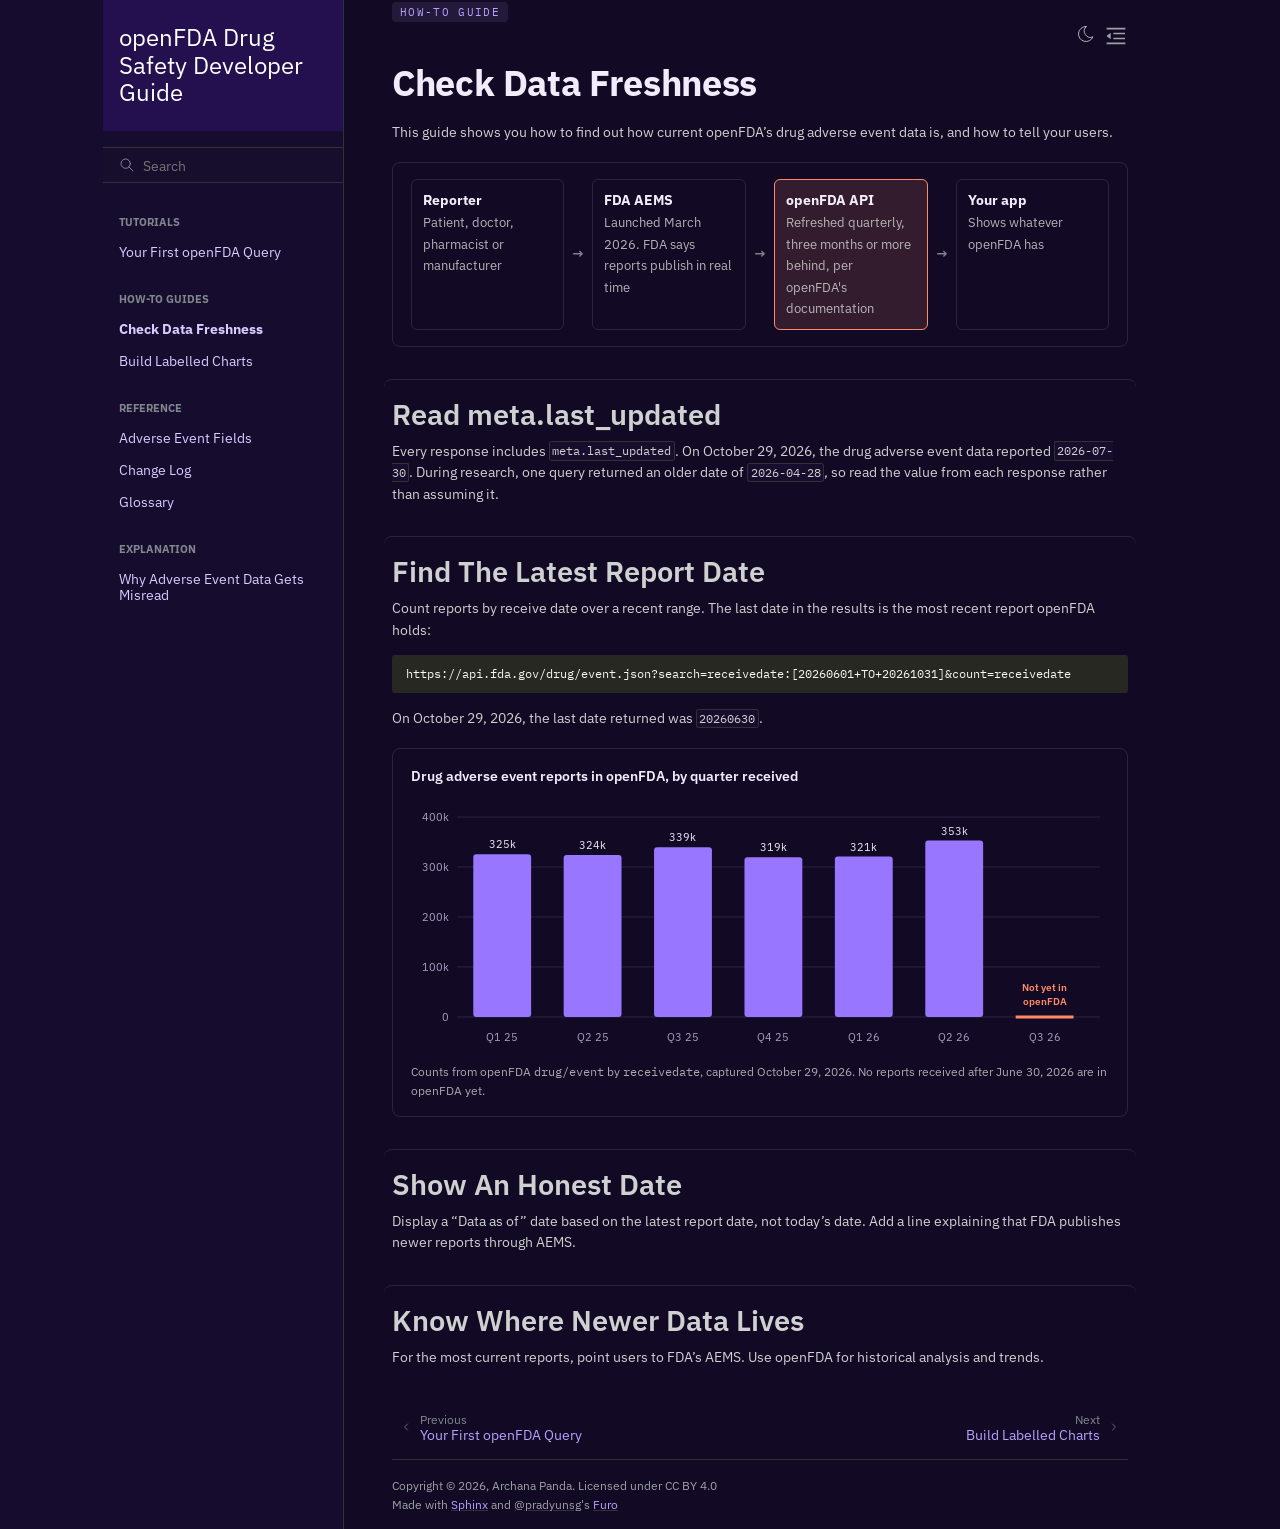
<file: how-to/check-data-freshness.html>
<!doctype html>
<html class="no-js" lang="en" data-content_root="../">
  <head><meta charset="utf-8">
    <meta name="viewport" content="width=device-width,initial-scale=1">
    <meta name="color-scheme" content="light dark"><meta name="viewport" content="width=device-width, initial-scale=1" />
<meta property="og:title" content="Check Data Freshness" />
<meta property="og:type" content="website" />
<meta property="og:url" content="https://archanacontent.github.io/openfda-drug-safety-guide/how-to/check-data-freshness.html" />
<meta property="og:site_name" content="openFDA Drug Safety Developer Guide" />
<meta property="og:description" content="This guide shows you how to find out how current openFDA’s drug adverse event data is, and how to tell your users. Read meta.last_updated: Every response includes meta.last_updated. On October 29, ..." />
<meta property="og:image" content="https://archanacontent.github.io/openfda-drug-safety-guide/_static/og.png" />
<meta property="og:image:alt" content="openFDA Drug Safety Developer Guide" />
<meta name="description" content="This guide shows you how to find out how current openFDA’s drug adverse event data is, and how to tell your users. Read meta.last_updated: Every response includes meta.last_updated. On October 29, ..." />
<link rel="index" title="Index" href="../genindex.html"><link rel="search" title="Search" href="../search.html"><link rel="next" title="Build Labelled Charts" href="build-labelled-charts.html"><link rel="prev" title="Your First openFDA Query" href="../tutorials/first-query.html">
        <link rel="canonical" href="https://archanacontent.github.io/openfda-drug-safety-guide/how-to/check-data-freshness.html">

    <!-- Generated with Sphinx 9.2.0 and Furo 2025.12.19 -->
        <title>Check Data Freshness - openFDA Drug Safety Developer Guide</title>
      <link rel="stylesheet" type="text/css" href="../_static/pygments.css?v=d75fae25" />
    <link rel="stylesheet" type="text/css" href="../_static/styles/furo.css?v=7bdb33bb" />
    <link rel="stylesheet" type="text/css" href="../_static/copybutton.css?v=76b2166b" />
    <link rel="stylesheet" type="text/css" href="../_static/styles/furo-extensions.css?v=8dab3a3b" />
    <link rel="stylesheet" type="text/css" href="../_static/custom.css?v=852175dd" />
    <link rel="stylesheet" type="text/css" href="../_static/vendor/driver.css?v=be7db7a8" />
    <link rel="stylesheet" type="text/css" href="../_static/tour.css?v=59067447" />
    
    


<style>
  body {
    --color-code-background: #f0f0f0;
  --color-code-foreground: black;
  --color-brand-primary: #24104f;
  --color-brand-content: #5a2bc2;
  --color-brand-visited: #5a2bc2;
  --color-background-primary: #ffffff;
  --color-background-secondary: #f7f5fc;
  --color-sidebar-background: #f4f1fa;
  --color-highlighted-background: #ece4ff;
  --font-stack: 'IBM Plex Sans', system-ui, -apple-system, sans-serif;
  --font-stack--monospace: 'IBM Plex Mono', ui-monospace, Menlo, monospace;
  --font-stack--headings: 'IBM Plex Sans', system-ui, -apple-system, sans-serif;
  
  }
  @media not print {
    body[data-theme="dark"] {
      --color-code-background: #272822;
  --color-code-foreground: #f8f8f2;
  --color-brand-primary: #d9caff;
  --color-brand-content: #b9a0ff;
  --color-brand-visited: #b9a0ff;
  --color-background-primary: #120a24;
  --color-background-secondary: #170e2e;
  --color-sidebar-background: #160c2e;
  --color-highlighted-background: #2a1a52;
  --color-code-background: #1c1236;
  
    }
    @media (prefers-color-scheme: dark) {
      body:not([data-theme="light"]) {
        --color-code-background: #272822;
  --color-code-foreground: #f8f8f2;
  --color-brand-primary: #d9caff;
  --color-brand-content: #b9a0ff;
  --color-brand-visited: #b9a0ff;
  --color-background-primary: #120a24;
  --color-background-secondary: #170e2e;
  --color-sidebar-background: #160c2e;
  --color-highlighted-background: #2a1a52;
  --color-code-background: #1c1236;
  
      }
    }
  }
</style></head>
  <body>
    
    <script>
      document.body.dataset.theme = localStorage.getItem("theme") || "auto";
    </script>
    

<svg xmlns="http://www.w3.org/2000/svg" style="display: none;">
  <symbol id="svg-toc" viewBox="0 0 24 24">
    <title>Contents</title>
    <svg stroke="currentColor" fill="currentColor" stroke-width="0" viewBox="0 0 1024 1024">
      <path d="M408 442h480c4.4 0 8-3.6 8-8v-56c0-4.4-3.6-8-8-8H408c-4.4 0-8 3.6-8 8v56c0 4.4 3.6 8 8 8zm-8 204c0 4.4 3.6 8 8 8h480c4.4 0 8-3.6 8-8v-56c0-4.4-3.6-8-8-8H408c-4.4 0-8 3.6-8 8v56zm504-486H120c-4.4 0-8 3.6-8 8v56c0 4.4 3.6 8 8 8h784c4.4 0 8-3.6 8-8v-56c0-4.4-3.6-8-8-8zm0 632H120c-4.4 0-8 3.6-8 8v56c0 4.4 3.6 8 8 8h784c4.4 0 8-3.6 8-8v-56c0-4.4-3.6-8-8-8zM115.4 518.9L271.7 642c5.8 4.6 14.4.5 14.4-6.9V388.9c0-7.4-8.5-11.5-14.4-6.9L115.4 505.1a8.74 8.74 0 0 0 0 13.8z"/>
    </svg>
  </symbol>
  <symbol id="svg-menu" viewBox="0 0 24 24">
    <title>Menu</title>
    <svg xmlns="http://www.w3.org/2000/svg" viewBox="0 0 24 24" fill="none" stroke="currentColor"
      stroke-width="2" stroke-linecap="round" stroke-linejoin="round" class="feather-menu">
      <line x1="3" y1="12" x2="21" y2="12"></line>
      <line x1="3" y1="6" x2="21" y2="6"></line>
      <line x1="3" y1="18" x2="21" y2="18"></line>
    </svg>
  </symbol>
  <symbol id="svg-arrow-right" viewBox="0 0 24 24">
    <title>Expand</title>
    <svg xmlns="http://www.w3.org/2000/svg" viewBox="0 0 24 24" fill="none" stroke="currentColor"
      stroke-width="2" stroke-linecap="round" stroke-linejoin="round" class="feather-chevron-right">
      <polyline points="9 18 15 12 9 6"></polyline>
    </svg>
  </symbol>
  <symbol id="svg-sun" viewBox="0 0 24 24">
    <title>Light mode</title>
    <svg xmlns="http://www.w3.org/2000/svg" viewBox="0 0 24 24" fill="none" stroke="currentColor"
      stroke-width="1" stroke-linecap="round" stroke-linejoin="round" class="feather-sun">
      <circle cx="12" cy="12" r="5"></circle>
      <line x1="12" y1="1" x2="12" y2="3"></line>
      <line x1="12" y1="21" x2="12" y2="23"></line>
      <line x1="4.22" y1="4.22" x2="5.64" y2="5.64"></line>
      <line x1="18.36" y1="18.36" x2="19.78" y2="19.78"></line>
      <line x1="1" y1="12" x2="3" y2="12"></line>
      <line x1="21" y1="12" x2="23" y2="12"></line>
      <line x1="4.22" y1="19.78" x2="5.64" y2="18.36"></line>
      <line x1="18.36" y1="5.64" x2="19.78" y2="4.22"></line>
    </svg>
  </symbol>
  <symbol id="svg-moon" viewBox="0 0 24 24">
    <title>Dark mode</title>
    <svg xmlns="http://www.w3.org/2000/svg" viewBox="0 0 24 24" fill="none" stroke="currentColor"
      stroke-width="1" stroke-linecap="round" stroke-linejoin="round" class="icon-tabler-moon">
      <path stroke="none" d="M0 0h24v24H0z" fill="none" />
      <path d="M12 3c.132 0 .263 0 .393 0a7.5 7.5 0 0 0 7.92 12.446a9 9 0 1 1 -8.313 -12.454z" />
    </svg>
  </symbol>
  <symbol id="svg-sun-with-moon" viewBox="0 0 24 24">
    <title>Auto light/dark, in light mode</title>
    <svg xmlns="http://www.w3.org/2000/svg" viewBox="0 0 24 24" fill="none" stroke="currentColor"
      stroke-width="1" stroke-linecap="round" stroke-linejoin="round"
      class="icon-custom-derived-from-feather-sun-and-tabler-moon">
      <path style="opacity: 50%" d="M 5.411 14.504 C 5.471 14.504 5.532 14.504 5.591 14.504 C 3.639 16.319 4.383 19.569 6.931 20.352 C 7.693 20.586 8.512 20.551 9.25 20.252 C 8.023 23.207 4.056 23.725 2.11 21.184 C 0.166 18.642 1.702 14.949 4.874 14.536 C 5.051 14.512 5.231 14.5 5.411 14.5 L 5.411 14.504 Z"/>
      <line x1="14.5" y1="3.25" x2="14.5" y2="1.25"/>
      <line x1="14.5" y1="15.85" x2="14.5" y2="17.85"/>
      <line x1="10.044" y1="5.094" x2="8.63" y2="3.68"/>
      <line x1="19" y1="14.05" x2="20.414" y2="15.464"/>
      <line x1="8.2" y1="9.55" x2="6.2" y2="9.55"/>
      <line x1="20.8" y1="9.55" x2="22.8" y2="9.55"/>
      <line x1="10.044" y1="14.006" x2="8.63" y2="15.42"/>
      <line x1="19" y1="5.05" x2="20.414" y2="3.636"/>
      <circle cx="14.5" cy="9.55" r="3.6"/>
    </svg>
  </symbol>
  <symbol id="svg-moon-with-sun" viewBox="0 0 24 24">
    <title>Auto light/dark, in dark mode</title>
    <svg xmlns="http://www.w3.org/2000/svg" viewBox="0 0 24 24" fill="none" stroke="currentColor"
      stroke-width="1" stroke-linecap="round" stroke-linejoin="round"
      class="icon-custom-derived-from-feather-sun-and-tabler-moon">
      <path d="M 8.282 7.007 C 8.385 7.007 8.494 7.007 8.595 7.007 C 5.18 10.184 6.481 15.869 10.942 17.24 C 12.275 17.648 13.706 17.589 15 17.066 C 12.851 22.236 5.91 23.143 2.505 18.696 C -0.897 14.249 1.791 7.786 7.342 7.063 C 7.652 7.021 7.965 7 8.282 7 L 8.282 7.007 Z"/>
      <line style="opacity: 50%" x1="18" y1="3.705" x2="18" y2="2.5"/>
      <line style="opacity: 50%" x1="18" y1="11.295" x2="18" y2="12.5"/>
      <line style="opacity: 50%" x1="15.316" y1="4.816" x2="14.464" y2="3.964"/>
      <line style="opacity: 50%" x1="20.711" y1="10.212" x2="21.563" y2="11.063"/>
      <line style="opacity: 50%" x1="14.205" y1="7.5" x2="13.001" y2="7.5"/>
      <line style="opacity: 50%" x1="21.795" y1="7.5" x2="23" y2="7.5"/>
      <line style="opacity: 50%" x1="15.316" y1="10.184" x2="14.464" y2="11.036"/>
      <line style="opacity: 50%" x1="20.711" y1="4.789" x2="21.563" y2="3.937"/>
      <circle style="opacity: 50%" cx="18" cy="7.5" r="2.169"/>
    </svg>
  </symbol>
  <symbol id="svg-pencil" viewBox="0 0 24 24">
    <svg xmlns="http://www.w3.org/2000/svg" viewBox="0 0 24 24" fill="none" stroke="currentColor"
      stroke-width="1" stroke-linecap="round" stroke-linejoin="round" class="icon-tabler-pencil-code">
      <path d="M4 20h4l10.5 -10.5a2.828 2.828 0 1 0 -4 -4l-10.5 10.5v4" />
      <path d="M13.5 6.5l4 4" />
      <path d="M20 21l2 -2l-2 -2" />
      <path d="M17 17l-2 2l2 2" />
    </svg>
  </symbol>
  <symbol id="svg-eye" viewBox="0 0 24 24">
    <svg xmlns="http://www.w3.org/2000/svg" viewBox="0 0 24 24" fill="none" stroke="currentColor"
      stroke-width="1" stroke-linecap="round" stroke-linejoin="round" class="icon-tabler-eye-code">
      <path stroke="none" d="M0 0h24v24H0z" fill="none" />
      <path d="M10 12a2 2 0 1 0 4 0a2 2 0 0 0 -4 0" />
      <path
        d="M11.11 17.958c-3.209 -.307 -5.91 -2.293 -8.11 -5.958c2.4 -4 5.4 -6 9 -6c3.6 0 6.6 2 9 6c-.21 .352 -.427 .688 -.647 1.008" />
      <path d="M20 21l2 -2l-2 -2" />
      <path d="M17 17l-2 2l2 2" />
    </svg>
  </symbol>
</svg>

<input type="checkbox" class="sidebar-toggle" name="__navigation" id="__navigation" aria-label="Toggle site navigation sidebar">
<input type="checkbox" class="sidebar-toggle" name="__toc" id="__toc" aria-label="Toggle table of contents sidebar">
<label class="overlay sidebar-overlay" for="__navigation"></label>
<label class="overlay toc-overlay" for="__toc"></label>

<a class="skip-to-content muted-link" href="#furo-main-content">Skip to content</a>



<div class="page">
  <header class="mobile-header">
    <div class="header-left">
      <label class="nav-overlay-icon" for="__navigation">
        <span class="icon"><svg><use href="#svg-menu"></use></svg></span>
      </label>
    </div>
    <div class="header-center">
      <a href="../index.html"><div class="brand">openFDA Drug Safety Developer Guide</div></a>
    </div>
    <div class="header-right">
      <div class="theme-toggle-container theme-toggle-header">
        <button class="theme-toggle" aria-label="Toggle Light / Dark / Auto color theme">
          <svg class="theme-icon-when-auto-light"><use href="#svg-sun-with-moon"></use></svg>
          <svg class="theme-icon-when-auto-dark"><use href="#svg-moon-with-sun"></use></svg>
          <svg class="theme-icon-when-dark"><use href="#svg-moon"></use></svg>
          <svg class="theme-icon-when-light"><use href="#svg-sun"></use></svg>
        </button>
      </div>
      <label class="toc-overlay-icon toc-header-icon" for="__toc">
        <span class="icon"><svg><use href="#svg-toc"></use></svg></span>
      </label>
    </div>
  </header>
  <aside class="sidebar-drawer">
    <div class="sidebar-container">
      
      <div class="sidebar-sticky"><a class="sidebar-brand" href="../index.html">
  
  <span class="sidebar-brand-text">openFDA Drug Safety Developer Guide</span>
  
</a><form class="sidebar-search-container" method="get" action="../search.html" role="search">
  <input class="sidebar-search" placeholder="Search" name="q" aria-label="Search">
  <input type="hidden" name="check_keywords" value="yes">
  <input type="hidden" name="area" value="default">
</form>
<div id="searchbox"></div><div class="sidebar-scroll"><div class="sidebar-tree">
  <p class="caption" role="heading"><span class="caption-text">Tutorials</span></p>
<ul>
<li class="toctree-l1"><a class="reference internal" href="../tutorials/first-query.html">Your First openFDA Query</a></li>
</ul>
<p class="caption" role="heading"><span class="caption-text">How-to guides</span></p>
<ul class="current">
<li class="toctree-l1 current current-page"><a class="current reference internal" href="#">Check Data Freshness</a></li>
<li class="toctree-l1"><a class="reference internal" href="build-labelled-charts.html">Build Labelled Charts</a></li>
</ul>
<p class="caption" role="heading"><span class="caption-text">Reference</span></p>
<ul>
<li class="toctree-l1"><a class="reference internal" href="../reference/adverse-event-fields.html">Adverse Event Fields</a></li>
<li class="toctree-l1"><a class="reference internal" href="../reference/change-log.html">Change Log</a></li>
<li class="toctree-l1"><a class="reference internal" href="../reference/glossary.html">Glossary</a></li>
</ul>
<p class="caption" role="heading"><span class="caption-text">Explanation</span></p>
<ul>
<li class="toctree-l1"><a class="reference internal" href="../explanation/avoiding-misreadings.html">Why Adverse Event Data Gets Misread</a></li>
</ul>

</div>
</div>

      </div>
      
    </div>
  </aside>
  <div class="main">
    <div class="content">
      <div class="article-container">
        <a href="#" class="back-to-top muted-link">
          <svg xmlns="http://www.w3.org/2000/svg" viewBox="0 0 24 24">
            <path d="M13 20h-2V8l-5.5 5.5-1.42-1.42L12 4.16l7.92 7.92-1.42 1.42L13 8v12z"></path>
          </svg>
          <span>Back to top</span>
        </a>
        <div class="content-icon-container">
          <div class="theme-toggle-container theme-toggle-content">
            <button class="theme-toggle" aria-label="Toggle Light / Dark / Auto color theme">
              <svg class="theme-icon-when-auto-light"><use href="#svg-sun-with-moon"></use></svg>
              <svg class="theme-icon-when-auto-dark"><use href="#svg-moon-with-sun"></use></svg>
              <svg class="theme-icon-when-dark"><use href="#svg-moon"></use></svg>
              <svg class="theme-icon-when-light"><use href="#svg-sun"></use></svg>
            </button>
          </div>
          <label class="toc-overlay-icon toc-content-icon" for="__toc">
            <span class="icon"><svg><use href="#svg-toc"></use></svg></span>
          </label>
        </div>
        <article role="main" id="furo-main-content">
          <span class="ofd-kind">How-to guide</span><section id="check-data-freshness">
<h1>Check Data Freshness<a class="headerlink" href="#check-data-freshness" title="Link to this heading">¶</a></h1>
<p>This guide shows you how to find out how current openFDA’s drug adverse event data is, and how to tell your users.</p>
<div class="ofd-figure">
  <div class="ofd-flow">
    <div class="node"><b>Reporter</b><span>Patient, doctor, pharmacist or manufacturer</span></div>
    <div class="arrow">→</div>
    <div class="node"><b>FDA AEMS</b><span>Launched March 2026. FDA says reports publish in real time</span></div>
    <div class="arrow">→</div>
    <div class="node slow"><b>openFDA API</b><span>Refreshed quarterly, three months or more behind, per openFDA's documentation</span></div>
    <div class="arrow">→</div>
    <div class="node"><b>Your app</b><span>Shows whatever openFDA has</span></div>
  </div>
</div><section id="read-meta-last-updated">
<h2>Read meta.last_updated<a class="headerlink" href="#read-meta-last-updated" title="Link to this heading">¶</a></h2>
<p>Every response includes <code class="docutils literal notranslate"><span class="pre">meta.last_updated</span></code>. On October 29, 2026, the drug adverse event data reported <code class="docutils literal notranslate"><span class="pre">2026-07-30</span></code>. During research, one query returned an older date of <code class="docutils literal notranslate"><span class="pre">2026-04-28</span></code>, so read the value from each response rather than assuming it.</p>
</section>
<section id="find-the-latest-report-date">
<h2>Find The Latest Report Date<a class="headerlink" href="#find-the-latest-report-date" title="Link to this heading">¶</a></h2>
<p>Count reports by receive date over a recent range. The last date in the results is the most recent report openFDA holds:</p>
<div class="highlight-text notranslate"><div class="highlight"><pre><span></span>https://api.fda.gov/drug/event.json?search=receivedate:[20260601+TO+20261031]&amp;count=receivedate
</pre></div>
</div>
<p>On October 29, 2026, the last date returned was <code class="docutils literal notranslate"><span class="pre">20260630</span></code>.</p>
<div class="ofd-figure">
  <p class="ttl">Drug adverse event reports in openFDA, by quarter received</p>
  <div class="ofd-chart" id="chart-quarters"></div>
  <p class="cap">Counts from openFDA <code>drug/event</code> by <code>receivedate</code>, captured October 29, 2026. No reports received after June 30, 2026 are in openFDA yet.</p>
</div></section>
<section id="show-an-honest-date">
<h2>Show An Honest Date<a class="headerlink" href="#show-an-honest-date" title="Link to this heading">¶</a></h2>
<p>Display a “Data as of” date based on the latest report date, not today’s date. Add a line explaining that FDA publishes newer reports through AEMS.</p>
</section>
<section id="know-where-newer-data-lives">
<h2>Know Where Newer Data Lives<a class="headerlink" href="#know-where-newer-data-lives" title="Link to this heading">¶</a></h2>
<p>For the most current reports, point users to FDA’s AEMS. Use openFDA for historical analysis and trends.</p>
</section>
</section>

        </article>
      </div>
      <footer>
        
        <div class="related-pages">
          <a class="next-page" href="build-labelled-charts.html">
              <div class="page-info">
                <div class="context">
                  <span>Next</span>
                </div>
                <div class="title">Build Labelled Charts</div>
              </div>
              <svg class="furo-related-icon"><use href="#svg-arrow-right"></use></svg>
            </a>
          <a class="prev-page" href="../tutorials/first-query.html">
              <svg class="furo-related-icon"><use href="#svg-arrow-right"></use></svg>
              <div class="page-info">
                <div class="context">
                  <span>Previous</span>
                </div>
                
                <div class="title">Your First openFDA Query</div>
                
              </div>
            </a>
        </div>
        <div class="bottom-of-page">
          <div class="left-details">
            <div class="copyright">
                Copyright &#169; 2026, Archana Panda. Licensed under CC BY 4.0
            </div>
            Made with <a href="https://www.sphinx-doc.org/">Sphinx</a> and <a class="muted-link" href="https://pradyunsg.me">@pradyunsg</a>'s
            
            <a href="https://github.com/pradyunsg/furo">Furo</a>
            
          </div>
          <div class="right-details">
            
          </div>
        </div>
        
      </footer>
    </div>
    <aside class="toc-drawer">
      
      
      <div class="toc-sticky toc-scroll">
        <div class="toc-title-container">
          <span class="toc-title">
            On this page
          </span>
        </div>
        <div class="toc-tree-container">
          <div class="toc-tree">
            <ul>
<li><a class="reference internal" href="#">Check Data Freshness</a><ul>
<li><a class="reference internal" href="#read-meta-last-updated">Read meta.last_updated</a></li>
<li><a class="reference internal" href="#find-the-latest-report-date">Find The Latest Report Date</a></li>
<li><a class="reference internal" href="#show-an-honest-date">Show An Honest Date</a></li>
<li><a class="reference internal" href="#know-where-newer-data-lives">Know Where Newer Data Lives</a></li>
</ul>
</li>
</ul>

          </div>
        </div>
      </div>
      
      
    </aside>
  </div>
</div><script async="async" src="https://www.googletagmanager.com/gtag/js?id=G-R5QPB9VQWB"></script>
    <script src="../_static/ga.js?v=5ca876cb"></script>
    <script src="../_static/default-dark.js?v=d0da915c"></script>
    <script src="../_static/documentation_options.js?v=7f41d439"></script>
    <script src="../_static/doctools.js?v=fd6eb6e6"></script>
    <script src="../_static/sphinx_highlight.js?v=6ffebe34"></script>
    <script src="../_static/scripts/furo.js?v=46bd48cc"></script>
    <script src="../_static/clipboard.min.js?v=a7894cd8"></script>
    <script src="../_static/copybutton.js?v=f281be69"></script>
    <script src="../_static/vendor/driver.js.iife.js?v=1bad6222"></script>
    <script src="../_static/tour.js?v=8d5d808d"></script>
    <script src="../_static/charts.js?v=a1ca7d93"></script>
    </body>
</html>
</file>
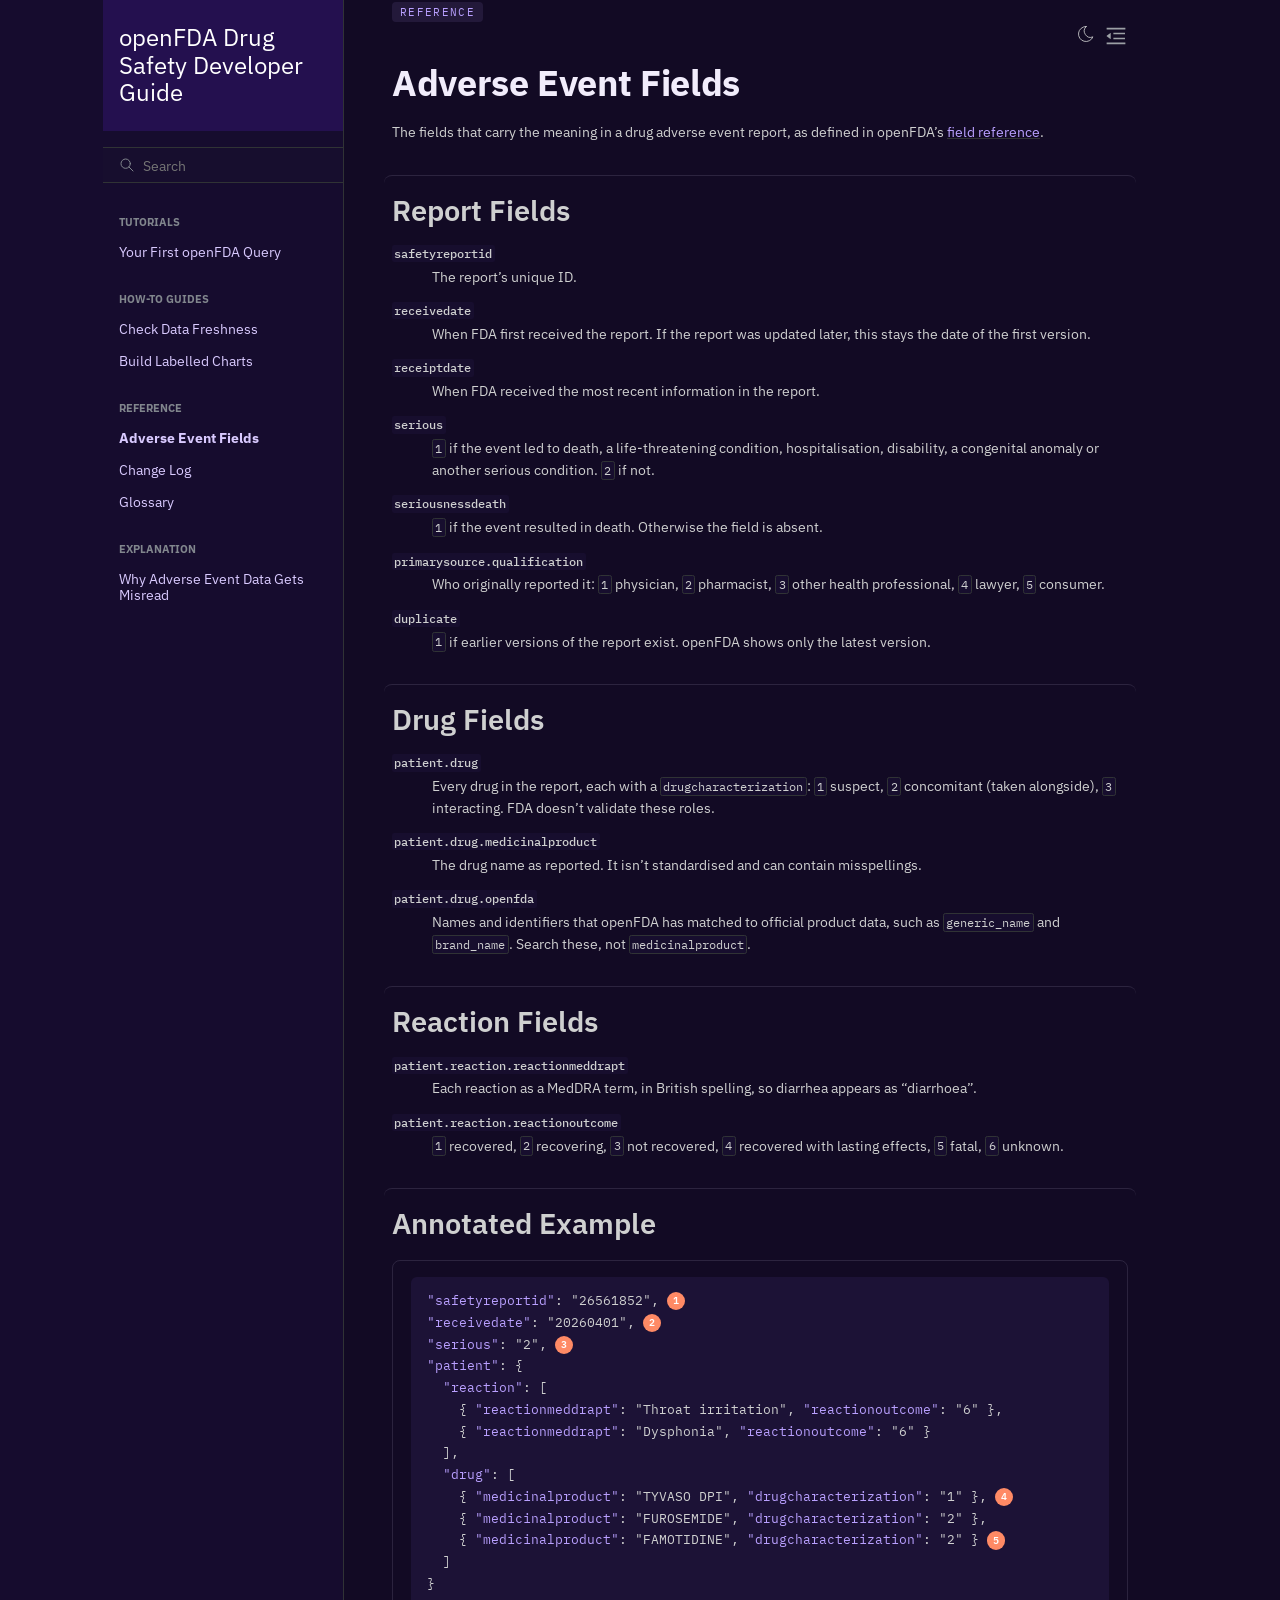
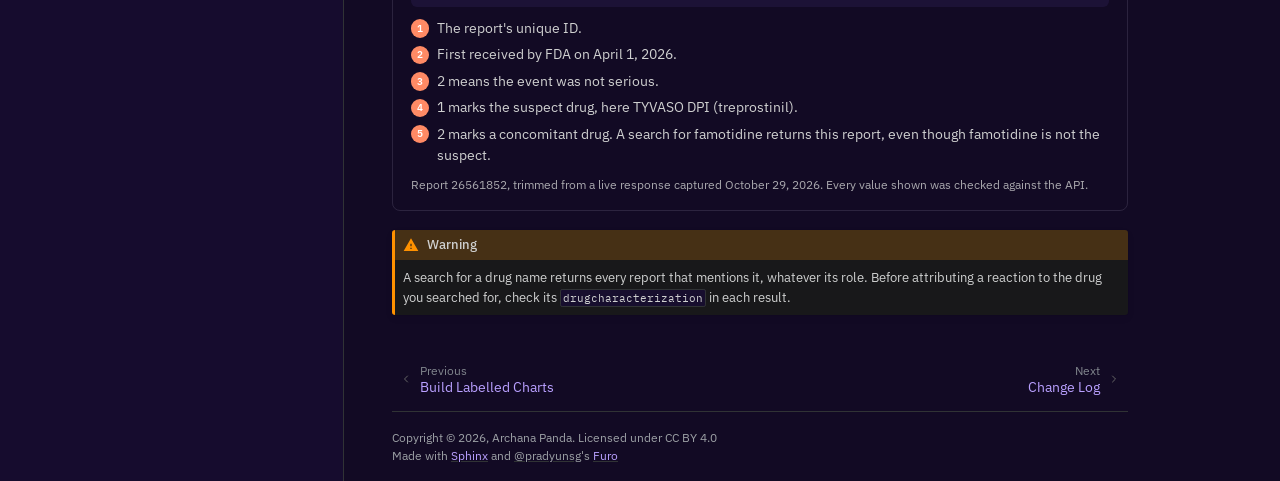
<file: reference/adverse-event-fields.html>
<!doctype html>
<html class="no-js" lang="en" data-content_root="../">
  <head><meta charset="utf-8">
    <meta name="viewport" content="width=device-width,initial-scale=1">
    <meta name="color-scheme" content="light dark"><meta name="viewport" content="width=device-width, initial-scale=1" />
<meta property="og:title" content="Adverse Event Fields" />
<meta property="og:type" content="website" />
<meta property="og:url" content="https://archanacontent.github.io/openfda-drug-safety-guide/reference/adverse-event-fields.html" />
<meta property="og:site_name" content="openFDA Drug Safety Developer Guide" />
<meta property="og:description" content="The fields that carry the meaning in a drug adverse event report, as defined in openFDA’s field reference. Report Fields: safetyreportid, The report’s unique ID.,, receivedate, When FDA first recei..." />
<meta property="og:image" content="https://archanacontent.github.io/openfda-drug-safety-guide/_static/og.png" />
<meta property="og:image:alt" content="openFDA Drug Safety Developer Guide" />
<meta name="description" content="The fields that carry the meaning in a drug adverse event report, as defined in openFDA’s field reference. Report Fields: safetyreportid, The report’s unique ID.,, receivedate, When FDA first recei..." />
<link rel="index" title="Index" href="../genindex.html"><link rel="search" title="Search" href="../search.html"><link rel="next" title="Change Log" href="change-log.html"><link rel="prev" title="Build Labelled Charts" href="../how-to/build-labelled-charts.html">
        <link rel="canonical" href="https://archanacontent.github.io/openfda-drug-safety-guide/reference/adverse-event-fields.html">

    <!-- Generated with Sphinx 9.2.0 and Furo 2025.12.19 -->
        <title>Adverse Event Fields - openFDA Drug Safety Developer Guide</title>
      <link rel="stylesheet" type="text/css" href="../_static/pygments.css?v=d75fae25" />
    <link rel="stylesheet" type="text/css" href="../_static/styles/furo.css?v=7bdb33bb" />
    <link rel="stylesheet" type="text/css" href="../_static/copybutton.css?v=76b2166b" />
    <link rel="stylesheet" type="text/css" href="../_static/styles/furo-extensions.css?v=8dab3a3b" />
    <link rel="stylesheet" type="text/css" href="../_static/custom.css?v=852175dd" />
    <link rel="stylesheet" type="text/css" href="../_static/vendor/driver.css?v=be7db7a8" />
    <link rel="stylesheet" type="text/css" href="../_static/tour.css?v=59067447" />
    
    


<style>
  body {
    --color-code-background: #f0f0f0;
  --color-code-foreground: black;
  --color-brand-primary: #24104f;
  --color-brand-content: #5a2bc2;
  --color-brand-visited: #5a2bc2;
  --color-background-primary: #ffffff;
  --color-background-secondary: #f7f5fc;
  --color-sidebar-background: #f4f1fa;
  --color-highlighted-background: #ece4ff;
  --font-stack: 'IBM Plex Sans', system-ui, -apple-system, sans-serif;
  --font-stack--monospace: 'IBM Plex Mono', ui-monospace, Menlo, monospace;
  --font-stack--headings: 'IBM Plex Sans', system-ui, -apple-system, sans-serif;
  
  }
  @media not print {
    body[data-theme="dark"] {
      --color-code-background: #272822;
  --color-code-foreground: #f8f8f2;
  --color-brand-primary: #d9caff;
  --color-brand-content: #b9a0ff;
  --color-brand-visited: #b9a0ff;
  --color-background-primary: #120a24;
  --color-background-secondary: #170e2e;
  --color-sidebar-background: #160c2e;
  --color-highlighted-background: #2a1a52;
  --color-code-background: #1c1236;
  
    }
    @media (prefers-color-scheme: dark) {
      body:not([data-theme="light"]) {
        --color-code-background: #272822;
  --color-code-foreground: #f8f8f2;
  --color-brand-primary: #d9caff;
  --color-brand-content: #b9a0ff;
  --color-brand-visited: #b9a0ff;
  --color-background-primary: #120a24;
  --color-background-secondary: #170e2e;
  --color-sidebar-background: #160c2e;
  --color-highlighted-background: #2a1a52;
  --color-code-background: #1c1236;
  
      }
    }
  }
</style></head>
  <body>
    
    <script>
      document.body.dataset.theme = localStorage.getItem("theme") || "auto";
    </script>
    

<svg xmlns="http://www.w3.org/2000/svg" style="display: none;">
  <symbol id="svg-toc" viewBox="0 0 24 24">
    <title>Contents</title>
    <svg stroke="currentColor" fill="currentColor" stroke-width="0" viewBox="0 0 1024 1024">
      <path d="M408 442h480c4.4 0 8-3.6 8-8v-56c0-4.4-3.6-8-8-8H408c-4.4 0-8 3.6-8 8v56c0 4.4 3.6 8 8 8zm-8 204c0 4.4 3.6 8 8 8h480c4.4 0 8-3.6 8-8v-56c0-4.4-3.6-8-8-8H408c-4.4 0-8 3.6-8 8v56zm504-486H120c-4.4 0-8 3.6-8 8v56c0 4.4 3.6 8 8 8h784c4.4 0 8-3.6 8-8v-56c0-4.4-3.6-8-8-8zm0 632H120c-4.4 0-8 3.6-8 8v56c0 4.4 3.6 8 8 8h784c4.4 0 8-3.6 8-8v-56c0-4.4-3.6-8-8-8zM115.4 518.9L271.7 642c5.8 4.6 14.4.5 14.4-6.9V388.9c0-7.4-8.5-11.5-14.4-6.9L115.4 505.1a8.74 8.74 0 0 0 0 13.8z"/>
    </svg>
  </symbol>
  <symbol id="svg-menu" viewBox="0 0 24 24">
    <title>Menu</title>
    <svg xmlns="http://www.w3.org/2000/svg" viewBox="0 0 24 24" fill="none" stroke="currentColor"
      stroke-width="2" stroke-linecap="round" stroke-linejoin="round" class="feather-menu">
      <line x1="3" y1="12" x2="21" y2="12"></line>
      <line x1="3" y1="6" x2="21" y2="6"></line>
      <line x1="3" y1="18" x2="21" y2="18"></line>
    </svg>
  </symbol>
  <symbol id="svg-arrow-right" viewBox="0 0 24 24">
    <title>Expand</title>
    <svg xmlns="http://www.w3.org/2000/svg" viewBox="0 0 24 24" fill="none" stroke="currentColor"
      stroke-width="2" stroke-linecap="round" stroke-linejoin="round" class="feather-chevron-right">
      <polyline points="9 18 15 12 9 6"></polyline>
    </svg>
  </symbol>
  <symbol id="svg-sun" viewBox="0 0 24 24">
    <title>Light mode</title>
    <svg xmlns="http://www.w3.org/2000/svg" viewBox="0 0 24 24" fill="none" stroke="currentColor"
      stroke-width="1" stroke-linecap="round" stroke-linejoin="round" class="feather-sun">
      <circle cx="12" cy="12" r="5"></circle>
      <line x1="12" y1="1" x2="12" y2="3"></line>
      <line x1="12" y1="21" x2="12" y2="23"></line>
      <line x1="4.22" y1="4.22" x2="5.64" y2="5.64"></line>
      <line x1="18.36" y1="18.36" x2="19.78" y2="19.78"></line>
      <line x1="1" y1="12" x2="3" y2="12"></line>
      <line x1="21" y1="12" x2="23" y2="12"></line>
      <line x1="4.22" y1="19.78" x2="5.64" y2="18.36"></line>
      <line x1="18.36" y1="5.64" x2="19.78" y2="4.22"></line>
    </svg>
  </symbol>
  <symbol id="svg-moon" viewBox="0 0 24 24">
    <title>Dark mode</title>
    <svg xmlns="http://www.w3.org/2000/svg" viewBox="0 0 24 24" fill="none" stroke="currentColor"
      stroke-width="1" stroke-linecap="round" stroke-linejoin="round" class="icon-tabler-moon">
      <path stroke="none" d="M0 0h24v24H0z" fill="none" />
      <path d="M12 3c.132 0 .263 0 .393 0a7.5 7.5 0 0 0 7.92 12.446a9 9 0 1 1 -8.313 -12.454z" />
    </svg>
  </symbol>
  <symbol id="svg-sun-with-moon" viewBox="0 0 24 24">
    <title>Auto light/dark, in light mode</title>
    <svg xmlns="http://www.w3.org/2000/svg" viewBox="0 0 24 24" fill="none" stroke="currentColor"
      stroke-width="1" stroke-linecap="round" stroke-linejoin="round"
      class="icon-custom-derived-from-feather-sun-and-tabler-moon">
      <path style="opacity: 50%" d="M 5.411 14.504 C 5.471 14.504 5.532 14.504 5.591 14.504 C 3.639 16.319 4.383 19.569 6.931 20.352 C 7.693 20.586 8.512 20.551 9.25 20.252 C 8.023 23.207 4.056 23.725 2.11 21.184 C 0.166 18.642 1.702 14.949 4.874 14.536 C 5.051 14.512 5.231 14.5 5.411 14.5 L 5.411 14.504 Z"/>
      <line x1="14.5" y1="3.25" x2="14.5" y2="1.25"/>
      <line x1="14.5" y1="15.85" x2="14.5" y2="17.85"/>
      <line x1="10.044" y1="5.094" x2="8.63" y2="3.68"/>
      <line x1="19" y1="14.05" x2="20.414" y2="15.464"/>
      <line x1="8.2" y1="9.55" x2="6.2" y2="9.55"/>
      <line x1="20.8" y1="9.55" x2="22.8" y2="9.55"/>
      <line x1="10.044" y1="14.006" x2="8.63" y2="15.42"/>
      <line x1="19" y1="5.05" x2="20.414" y2="3.636"/>
      <circle cx="14.5" cy="9.55" r="3.6"/>
    </svg>
  </symbol>
  <symbol id="svg-moon-with-sun" viewBox="0 0 24 24">
    <title>Auto light/dark, in dark mode</title>
    <svg xmlns="http://www.w3.org/2000/svg" viewBox="0 0 24 24" fill="none" stroke="currentColor"
      stroke-width="1" stroke-linecap="round" stroke-linejoin="round"
      class="icon-custom-derived-from-feather-sun-and-tabler-moon">
      <path d="M 8.282 7.007 C 8.385 7.007 8.494 7.007 8.595 7.007 C 5.18 10.184 6.481 15.869 10.942 17.24 C 12.275 17.648 13.706 17.589 15 17.066 C 12.851 22.236 5.91 23.143 2.505 18.696 C -0.897 14.249 1.791 7.786 7.342 7.063 C 7.652 7.021 7.965 7 8.282 7 L 8.282 7.007 Z"/>
      <line style="opacity: 50%" x1="18" y1="3.705" x2="18" y2="2.5"/>
      <line style="opacity: 50%" x1="18" y1="11.295" x2="18" y2="12.5"/>
      <line style="opacity: 50%" x1="15.316" y1="4.816" x2="14.464" y2="3.964"/>
      <line style="opacity: 50%" x1="20.711" y1="10.212" x2="21.563" y2="11.063"/>
      <line style="opacity: 50%" x1="14.205" y1="7.5" x2="13.001" y2="7.5"/>
      <line style="opacity: 50%" x1="21.795" y1="7.5" x2="23" y2="7.5"/>
      <line style="opacity: 50%" x1="15.316" y1="10.184" x2="14.464" y2="11.036"/>
      <line style="opacity: 50%" x1="20.711" y1="4.789" x2="21.563" y2="3.937"/>
      <circle style="opacity: 50%" cx="18" cy="7.5" r="2.169"/>
    </svg>
  </symbol>
  <symbol id="svg-pencil" viewBox="0 0 24 24">
    <svg xmlns="http://www.w3.org/2000/svg" viewBox="0 0 24 24" fill="none" stroke="currentColor"
      stroke-width="1" stroke-linecap="round" stroke-linejoin="round" class="icon-tabler-pencil-code">
      <path d="M4 20h4l10.5 -10.5a2.828 2.828 0 1 0 -4 -4l-10.5 10.5v4" />
      <path d="M13.5 6.5l4 4" />
      <path d="M20 21l2 -2l-2 -2" />
      <path d="M17 17l-2 2l2 2" />
    </svg>
  </symbol>
  <symbol id="svg-eye" viewBox="0 0 24 24">
    <svg xmlns="http://www.w3.org/2000/svg" viewBox="0 0 24 24" fill="none" stroke="currentColor"
      stroke-width="1" stroke-linecap="round" stroke-linejoin="round" class="icon-tabler-eye-code">
      <path stroke="none" d="M0 0h24v24H0z" fill="none" />
      <path d="M10 12a2 2 0 1 0 4 0a2 2 0 0 0 -4 0" />
      <path
        d="M11.11 17.958c-3.209 -.307 -5.91 -2.293 -8.11 -5.958c2.4 -4 5.4 -6 9 -6c3.6 0 6.6 2 9 6c-.21 .352 -.427 .688 -.647 1.008" />
      <path d="M20 21l2 -2l-2 -2" />
      <path d="M17 17l-2 2l2 2" />
    </svg>
  </symbol>
</svg>

<input type="checkbox" class="sidebar-toggle" name="__navigation" id="__navigation" aria-label="Toggle site navigation sidebar">
<input type="checkbox" class="sidebar-toggle" name="__toc" id="__toc" aria-label="Toggle table of contents sidebar">
<label class="overlay sidebar-overlay" for="__navigation"></label>
<label class="overlay toc-overlay" for="__toc"></label>

<a class="skip-to-content muted-link" href="#furo-main-content">Skip to content</a>



<div class="page">
  <header class="mobile-header">
    <div class="header-left">
      <label class="nav-overlay-icon" for="__navigation">
        <span class="icon"><svg><use href="#svg-menu"></use></svg></span>
      </label>
    </div>
    <div class="header-center">
      <a href="../index.html"><div class="brand">openFDA Drug Safety Developer Guide</div></a>
    </div>
    <div class="header-right">
      <div class="theme-toggle-container theme-toggle-header">
        <button class="theme-toggle" aria-label="Toggle Light / Dark / Auto color theme">
          <svg class="theme-icon-when-auto-light"><use href="#svg-sun-with-moon"></use></svg>
          <svg class="theme-icon-when-auto-dark"><use href="#svg-moon-with-sun"></use></svg>
          <svg class="theme-icon-when-dark"><use href="#svg-moon"></use></svg>
          <svg class="theme-icon-when-light"><use href="#svg-sun"></use></svg>
        </button>
      </div>
      <label class="toc-overlay-icon toc-header-icon" for="__toc">
        <span class="icon"><svg><use href="#svg-toc"></use></svg></span>
      </label>
    </div>
  </header>
  <aside class="sidebar-drawer">
    <div class="sidebar-container">
      
      <div class="sidebar-sticky"><a class="sidebar-brand" href="../index.html">
  
  <span class="sidebar-brand-text">openFDA Drug Safety Developer Guide</span>
  
</a><form class="sidebar-search-container" method="get" action="../search.html" role="search">
  <input class="sidebar-search" placeholder="Search" name="q" aria-label="Search">
  <input type="hidden" name="check_keywords" value="yes">
  <input type="hidden" name="area" value="default">
</form>
<div id="searchbox"></div><div class="sidebar-scroll"><div class="sidebar-tree">
  <p class="caption" role="heading"><span class="caption-text">Tutorials</span></p>
<ul>
<li class="toctree-l1"><a class="reference internal" href="../tutorials/first-query.html">Your First openFDA Query</a></li>
</ul>
<p class="caption" role="heading"><span class="caption-text">How-to guides</span></p>
<ul>
<li class="toctree-l1"><a class="reference internal" href="../how-to/check-data-freshness.html">Check Data Freshness</a></li>
<li class="toctree-l1"><a class="reference internal" href="../how-to/build-labelled-charts.html">Build Labelled Charts</a></li>
</ul>
<p class="caption" role="heading"><span class="caption-text">Reference</span></p>
<ul class="current">
<li class="toctree-l1 current current-page"><a class="current reference internal" href="#">Adverse Event Fields</a></li>
<li class="toctree-l1"><a class="reference internal" href="change-log.html">Change Log</a></li>
<li class="toctree-l1"><a class="reference internal" href="glossary.html">Glossary</a></li>
</ul>
<p class="caption" role="heading"><span class="caption-text">Explanation</span></p>
<ul>
<li class="toctree-l1"><a class="reference internal" href="../explanation/avoiding-misreadings.html">Why Adverse Event Data Gets Misread</a></li>
</ul>

</div>
</div>

      </div>
      
    </div>
  </aside>
  <div class="main">
    <div class="content">
      <div class="article-container">
        <a href="#" class="back-to-top muted-link">
          <svg xmlns="http://www.w3.org/2000/svg" viewBox="0 0 24 24">
            <path d="M13 20h-2V8l-5.5 5.5-1.42-1.42L12 4.16l7.92 7.92-1.42 1.42L13 8v12z"></path>
          </svg>
          <span>Back to top</span>
        </a>
        <div class="content-icon-container">
          <div class="theme-toggle-container theme-toggle-content">
            <button class="theme-toggle" aria-label="Toggle Light / Dark / Auto color theme">
              <svg class="theme-icon-when-auto-light"><use href="#svg-sun-with-moon"></use></svg>
              <svg class="theme-icon-when-auto-dark"><use href="#svg-moon-with-sun"></use></svg>
              <svg class="theme-icon-when-dark"><use href="#svg-moon"></use></svg>
              <svg class="theme-icon-when-light"><use href="#svg-sun"></use></svg>
            </button>
          </div>
          <label class="toc-overlay-icon toc-content-icon" for="__toc">
            <span class="icon"><svg><use href="#svg-toc"></use></svg></span>
          </label>
        </div>
        <article role="main" id="furo-main-content">
          <span class="ofd-kind">Reference</span><section id="adverse-event-fields">
<h1>Adverse Event Fields<a class="headerlink" href="#adverse-event-fields" title="Link to this heading">¶</a></h1>
<p>The fields that carry the meaning in a drug adverse event report, as defined in openFDA’s <a class="reference external" href="https://open.fda.gov/fields/drugevent.yaml">field reference</a>.</p>
<section id="report-fields">
<h2>Report Fields<a class="headerlink" href="#report-fields" title="Link to this heading">¶</a></h2>
<dl class="simple">
<dt><code class="docutils literal notranslate"><span class="pre">safetyreportid</span></code></dt><dd><p>The report’s unique ID.</p>
</dd>
<dt><code class="docutils literal notranslate"><span class="pre">receivedate</span></code></dt><dd><p>When FDA first received the report. If the report was updated later, this stays the date of the first version.</p>
</dd>
<dt><code class="docutils literal notranslate"><span class="pre">receiptdate</span></code></dt><dd><p>When FDA received the most recent information in the report.</p>
</dd>
<dt><code class="docutils literal notranslate"><span class="pre">serious</span></code></dt><dd><p><code class="docutils literal notranslate"><span class="pre">1</span></code> if the event led to death, a life-threatening condition, hospitalisation, disability, a congenital anomaly or another serious condition. <code class="docutils literal notranslate"><span class="pre">2</span></code> if not.</p>
</dd>
<dt><code class="docutils literal notranslate"><span class="pre">seriousnessdeath</span></code></dt><dd><p><code class="docutils literal notranslate"><span class="pre">1</span></code> if the event resulted in death. Otherwise the field is absent.</p>
</dd>
<dt><code class="docutils literal notranslate"><span class="pre">primarysource.qualification</span></code></dt><dd><p>Who originally reported it: <code class="docutils literal notranslate"><span class="pre">1</span></code> physician, <code class="docutils literal notranslate"><span class="pre">2</span></code> pharmacist, <code class="docutils literal notranslate"><span class="pre">3</span></code> other health professional, <code class="docutils literal notranslate"><span class="pre">4</span></code> lawyer, <code class="docutils literal notranslate"><span class="pre">5</span></code> consumer.</p>
</dd>
<dt><code class="docutils literal notranslate"><span class="pre">duplicate</span></code></dt><dd><p><code class="docutils literal notranslate"><span class="pre">1</span></code> if earlier versions of the report exist. openFDA shows only the latest version.</p>
</dd>
</dl>
</section>
<section id="drug-fields">
<h2>Drug Fields<a class="headerlink" href="#drug-fields" title="Link to this heading">¶</a></h2>
<dl class="simple">
<dt><code class="docutils literal notranslate"><span class="pre">patient.drug</span></code></dt><dd><p>Every drug in the report, each with a <code class="docutils literal notranslate"><span class="pre">drugcharacterization</span></code>: <code class="docutils literal notranslate"><span class="pre">1</span></code> suspect, <code class="docutils literal notranslate"><span class="pre">2</span></code> concomitant (taken alongside), <code class="docutils literal notranslate"><span class="pre">3</span></code> interacting. FDA doesn’t validate these roles.</p>
</dd>
<dt><code class="docutils literal notranslate"><span class="pre">patient.drug.medicinalproduct</span></code></dt><dd><p>The drug name as reported. It isn’t standardised and can contain misspellings.</p>
</dd>
<dt><code class="docutils literal notranslate"><span class="pre">patient.drug.openfda</span></code></dt><dd><p>Names and identifiers that openFDA has matched to official product data, such as <code class="docutils literal notranslate"><span class="pre">generic_name</span></code> and <code class="docutils literal notranslate"><span class="pre">brand_name</span></code>. Search these, not <code class="docutils literal notranslate"><span class="pre">medicinalproduct</span></code>.</p>
</dd>
</dl>
</section>
<section id="reaction-fields">
<h2>Reaction Fields<a class="headerlink" href="#reaction-fields" title="Link to this heading">¶</a></h2>
<dl class="simple">
<dt><code class="docutils literal notranslate"><span class="pre">patient.reaction.reactionmeddrapt</span></code></dt><dd><p>Each reaction as a MedDRA term, in British spelling, so diarrhea appears as “diarrhoea”.</p>
</dd>
<dt><code class="docutils literal notranslate"><span class="pre">patient.reaction.reactionoutcome</span></code></dt><dd><p><code class="docutils literal notranslate"><span class="pre">1</span></code> recovered, <code class="docutils literal notranslate"><span class="pre">2</span></code> recovering, <code class="docutils literal notranslate"><span class="pre">3</span></code> not recovered, <code class="docutils literal notranslate"><span class="pre">4</span></code> recovered with lasting effects, <code class="docutils literal notranslate"><span class="pre">5</span></code> fatal, <code class="docutils literal notranslate"><span class="pre">6</span></code> unknown.</p>
</dd>
</dl>
</section>
<section id="annotated-example">
<span id="id1"></span><h2>Annotated Example<a class="headerlink" href="#annotated-example" title="Link to this heading">¶</a></h2>
<div class="ofd-figure">
<div class="ofd-json"><span class="k">"safetyreportid"</span>: "26561852", <span class="ofd-pin">1</span>
<span class="k">"receivedate"</span>: "20260401", <span class="ofd-pin">2</span>
<span class="k">"serious"</span>: "2", <span class="ofd-pin">3</span>
<span class="k">"patient"</span>: {
  <span class="k">"reaction"</span>: [
    { <span class="k">"reactionmeddrapt"</span>: "Throat irritation", <span class="k">"reactionoutcome"</span>: "6" },
    { <span class="k">"reactionmeddrapt"</span>: "Dysphonia", <span class="k">"reactionoutcome"</span>: "6" }
  ],
  <span class="k">"drug"</span>: [
    { <span class="k">"medicinalproduct"</span>: "TYVASO DPI", <span class="k">"drugcharacterization"</span>: "1" }, <span class="ofd-pin">4</span>
    { <span class="k">"medicinalproduct"</span>: "FUROSEMIDE", <span class="k">"drugcharacterization"</span>: "2" },
    { <span class="k">"medicinalproduct"</span>: "FAMOTIDINE", <span class="k">"drugcharacterization"</span>: "2" } <span class="ofd-pin">5</span>
  ]
}</div>
<ol class="ofd-legend">
<li><span class="ofd-pin">1</span><span>The report's unique ID.</span></li>
<li><span class="ofd-pin">2</span><span>First received by FDA on April 1, 2026.</span></li>
<li><span class="ofd-pin">3</span><span><code>2</code> means the event was not serious.</span></li>
<li><span class="ofd-pin">4</span><span><code>1</code> marks the suspect drug, here TYVASO DPI (treprostinil).</span></li>
<li><span class="ofd-pin">5</span><span><code>2</code> marks a concomitant drug. A search for famotidine returns this report, even though famotidine is not the suspect.</span></li>
</ol>
<p class="cap">Report 26561852, trimmed from a live response captured October 29, 2026. Every value shown was checked against the API.</p>
</div><div class="admonition warning">
<p class="admonition-title">Warning</p>
<p>A search for a drug name returns every report that mentions it, whatever its role. Before attributing a reaction to the drug you searched for, check its <code class="docutils literal notranslate"><span class="pre">drugcharacterization</span></code> in each result.</p>
</div>
</section>
</section>

        </article>
      </div>
      <footer>
        
        <div class="related-pages">
          <a class="next-page" href="change-log.html">
              <div class="page-info">
                <div class="context">
                  <span>Next</span>
                </div>
                <div class="title">Change Log</div>
              </div>
              <svg class="furo-related-icon"><use href="#svg-arrow-right"></use></svg>
            </a>
          <a class="prev-page" href="../how-to/build-labelled-charts.html">
              <svg class="furo-related-icon"><use href="#svg-arrow-right"></use></svg>
              <div class="page-info">
                <div class="context">
                  <span>Previous</span>
                </div>
                
                <div class="title">Build Labelled Charts</div>
                
              </div>
            </a>
        </div>
        <div class="bottom-of-page">
          <div class="left-details">
            <div class="copyright">
                Copyright &#169; 2026, Archana Panda. Licensed under CC BY 4.0
            </div>
            Made with <a href="https://www.sphinx-doc.org/">Sphinx</a> and <a class="muted-link" href="https://pradyunsg.me">@pradyunsg</a>'s
            
            <a href="https://github.com/pradyunsg/furo">Furo</a>
            
          </div>
          <div class="right-details">
            
          </div>
        </div>
        
      </footer>
    </div>
    <aside class="toc-drawer">
      
      
      <div class="toc-sticky toc-scroll">
        <div class="toc-title-container">
          <span class="toc-title">
            On this page
          </span>
        </div>
        <div class="toc-tree-container">
          <div class="toc-tree">
            <ul>
<li><a class="reference internal" href="#">Adverse Event Fields</a><ul>
<li><a class="reference internal" href="#report-fields">Report Fields</a></li>
<li><a class="reference internal" href="#drug-fields">Drug Fields</a></li>
<li><a class="reference internal" href="#reaction-fields">Reaction Fields</a></li>
<li><a class="reference internal" href="#annotated-example">Annotated Example</a></li>
</ul>
</li>
</ul>

          </div>
        </div>
      </div>
      
      
    </aside>
  </div>
</div><script async="async" src="https://www.googletagmanager.com/gtag/js?id=G-R5QPB9VQWB"></script>
    <script src="../_static/ga.js?v=5ca876cb"></script>
    <script src="../_static/default-dark.js?v=d0da915c"></script>
    <script src="../_static/documentation_options.js?v=7f41d439"></script>
    <script src="../_static/doctools.js?v=fd6eb6e6"></script>
    <script src="../_static/sphinx_highlight.js?v=6ffebe34"></script>
    <script src="../_static/scripts/furo.js?v=46bd48cc"></script>
    <script src="../_static/clipboard.min.js?v=a7894cd8"></script>
    <script src="../_static/copybutton.js?v=f281be69"></script>
    <script src="../_static/vendor/driver.js.iife.js?v=1bad6222"></script>
    <script src="../_static/tour.js?v=8d5d808d"></script>
    <script src="../_static/charts.js?v=a1ca7d93"></script>
    </body>
</html>
</file>
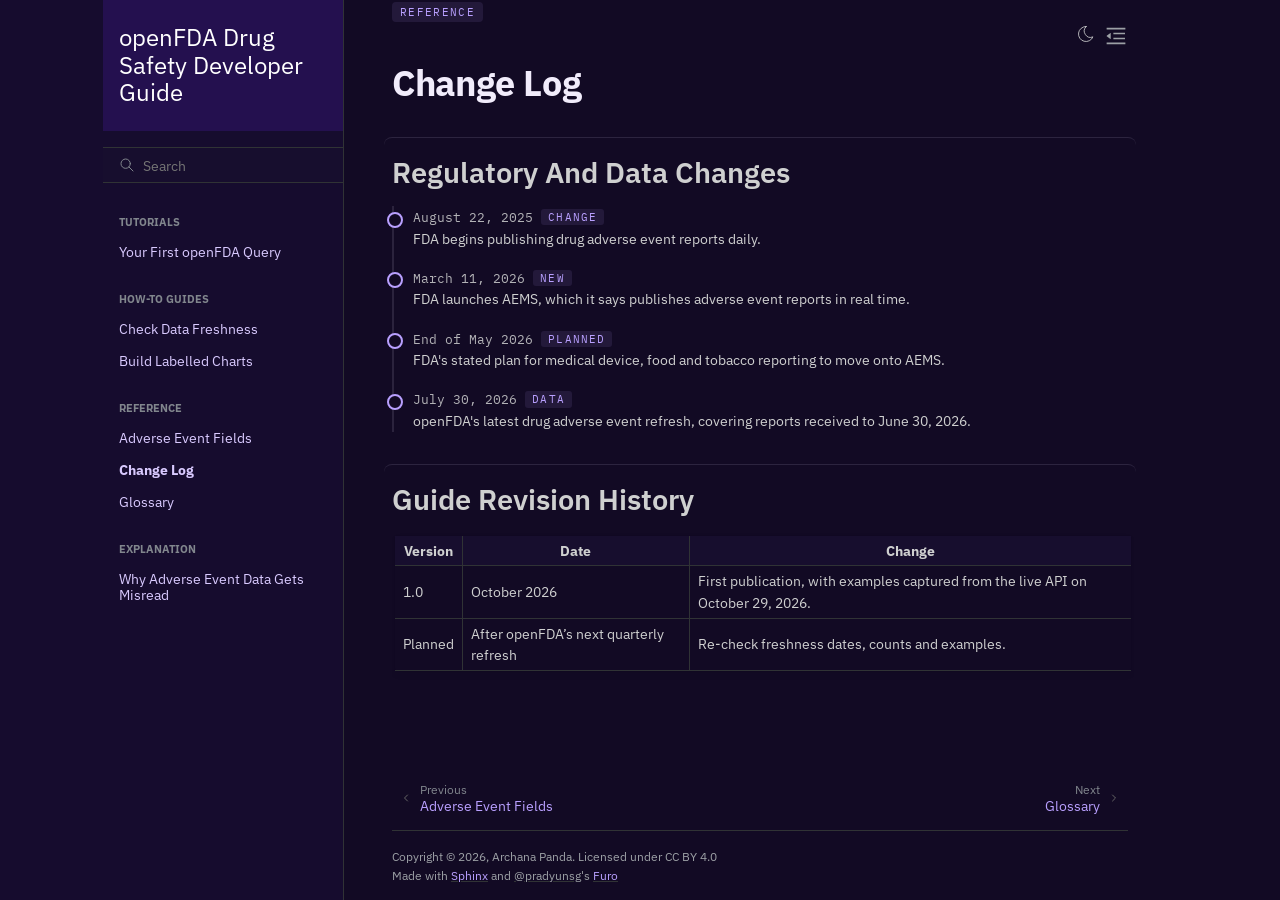
<file: reference/change-log.html>
<!doctype html>
<html class="no-js" lang="en" data-content_root="../">
  <head><meta charset="utf-8">
    <meta name="viewport" content="width=device-width,initial-scale=1">
    <meta name="color-scheme" content="light dark"><meta name="viewport" content="width=device-width, initial-scale=1" />
<meta property="og:title" content="Change Log" />
<meta property="og:type" content="website" />
<meta property="og:url" content="https://archanacontent.github.io/openfda-drug-safety-guide/reference/change-log.html" />
<meta property="og:site_name" content="openFDA Drug Safety Developer Guide" />
<meta property="og:description" content="Regulatory And Data Changes: Guide Revision History:,,, Version, Date, Change,,, 1.0, October 2026, First publication, with examples captured from the live API on October 29, 2026.,, Planned, After..." />
<meta property="og:image" content="https://archanacontent.github.io/openfda-drug-safety-guide/_static/og.png" />
<meta property="og:image:alt" content="openFDA Drug Safety Developer Guide" />
<meta name="description" content="Regulatory And Data Changes: Guide Revision History:,,, Version, Date, Change,,, 1.0, October 2026, First publication, with examples captured from the live API on October 29, 2026.,, Planned, After..." />
<link rel="index" title="Index" href="../genindex.html"><link rel="search" title="Search" href="../search.html"><link rel="next" title="Glossary" href="glossary.html"><link rel="prev" title="Adverse Event Fields" href="adverse-event-fields.html">
        <link rel="canonical" href="https://archanacontent.github.io/openfda-drug-safety-guide/reference/change-log.html">

    <!-- Generated with Sphinx 9.2.0 and Furo 2025.12.19 -->
        <title>Change Log - openFDA Drug Safety Developer Guide</title>
      <link rel="stylesheet" type="text/css" href="../_static/pygments.css?v=d75fae25" />
    <link rel="stylesheet" type="text/css" href="../_static/styles/furo.css?v=7bdb33bb" />
    <link rel="stylesheet" type="text/css" href="../_static/copybutton.css?v=76b2166b" />
    <link rel="stylesheet" type="text/css" href="../_static/styles/furo-extensions.css?v=8dab3a3b" />
    <link rel="stylesheet" type="text/css" href="../_static/custom.css?v=852175dd" />
    <link rel="stylesheet" type="text/css" href="../_static/vendor/driver.css?v=be7db7a8" />
    <link rel="stylesheet" type="text/css" href="../_static/tour.css?v=59067447" />
    
    


<style>
  body {
    --color-code-background: #f0f0f0;
  --color-code-foreground: black;
  --color-brand-primary: #24104f;
  --color-brand-content: #5a2bc2;
  --color-brand-visited: #5a2bc2;
  --color-background-primary: #ffffff;
  --color-background-secondary: #f7f5fc;
  --color-sidebar-background: #f4f1fa;
  --color-highlighted-background: #ece4ff;
  --font-stack: 'IBM Plex Sans', system-ui, -apple-system, sans-serif;
  --font-stack--monospace: 'IBM Plex Mono', ui-monospace, Menlo, monospace;
  --font-stack--headings: 'IBM Plex Sans', system-ui, -apple-system, sans-serif;
  
  }
  @media not print {
    body[data-theme="dark"] {
      --color-code-background: #272822;
  --color-code-foreground: #f8f8f2;
  --color-brand-primary: #d9caff;
  --color-brand-content: #b9a0ff;
  --color-brand-visited: #b9a0ff;
  --color-background-primary: #120a24;
  --color-background-secondary: #170e2e;
  --color-sidebar-background: #160c2e;
  --color-highlighted-background: #2a1a52;
  --color-code-background: #1c1236;
  
    }
    @media (prefers-color-scheme: dark) {
      body:not([data-theme="light"]) {
        --color-code-background: #272822;
  --color-code-foreground: #f8f8f2;
  --color-brand-primary: #d9caff;
  --color-brand-content: #b9a0ff;
  --color-brand-visited: #b9a0ff;
  --color-background-primary: #120a24;
  --color-background-secondary: #170e2e;
  --color-sidebar-background: #160c2e;
  --color-highlighted-background: #2a1a52;
  --color-code-background: #1c1236;
  
      }
    }
  }
</style></head>
  <body>
    
    <script>
      document.body.dataset.theme = localStorage.getItem("theme") || "auto";
    </script>
    

<svg xmlns="http://www.w3.org/2000/svg" style="display: none;">
  <symbol id="svg-toc" viewBox="0 0 24 24">
    <title>Contents</title>
    <svg stroke="currentColor" fill="currentColor" stroke-width="0" viewBox="0 0 1024 1024">
      <path d="M408 442h480c4.4 0 8-3.6 8-8v-56c0-4.4-3.6-8-8-8H408c-4.4 0-8 3.6-8 8v56c0 4.4 3.6 8 8 8zm-8 204c0 4.4 3.6 8 8 8h480c4.4 0 8-3.6 8-8v-56c0-4.4-3.6-8-8-8H408c-4.4 0-8 3.6-8 8v56zm504-486H120c-4.4 0-8 3.6-8 8v56c0 4.4 3.6 8 8 8h784c4.4 0 8-3.6 8-8v-56c0-4.4-3.6-8-8-8zm0 632H120c-4.4 0-8 3.6-8 8v56c0 4.4 3.6 8 8 8h784c4.4 0 8-3.6 8-8v-56c0-4.4-3.6-8-8-8zM115.4 518.9L271.7 642c5.8 4.6 14.4.5 14.4-6.9V388.9c0-7.4-8.5-11.5-14.4-6.9L115.4 505.1a8.74 8.74 0 0 0 0 13.8z"/>
    </svg>
  </symbol>
  <symbol id="svg-menu" viewBox="0 0 24 24">
    <title>Menu</title>
    <svg xmlns="http://www.w3.org/2000/svg" viewBox="0 0 24 24" fill="none" stroke="currentColor"
      stroke-width="2" stroke-linecap="round" stroke-linejoin="round" class="feather-menu">
      <line x1="3" y1="12" x2="21" y2="12"></line>
      <line x1="3" y1="6" x2="21" y2="6"></line>
      <line x1="3" y1="18" x2="21" y2="18"></line>
    </svg>
  </symbol>
  <symbol id="svg-arrow-right" viewBox="0 0 24 24">
    <title>Expand</title>
    <svg xmlns="http://www.w3.org/2000/svg" viewBox="0 0 24 24" fill="none" stroke="currentColor"
      stroke-width="2" stroke-linecap="round" stroke-linejoin="round" class="feather-chevron-right">
      <polyline points="9 18 15 12 9 6"></polyline>
    </svg>
  </symbol>
  <symbol id="svg-sun" viewBox="0 0 24 24">
    <title>Light mode</title>
    <svg xmlns="http://www.w3.org/2000/svg" viewBox="0 0 24 24" fill="none" stroke="currentColor"
      stroke-width="1" stroke-linecap="round" stroke-linejoin="round" class="feather-sun">
      <circle cx="12" cy="12" r="5"></circle>
      <line x1="12" y1="1" x2="12" y2="3"></line>
      <line x1="12" y1="21" x2="12" y2="23"></line>
      <line x1="4.22" y1="4.22" x2="5.64" y2="5.64"></line>
      <line x1="18.36" y1="18.36" x2="19.78" y2="19.78"></line>
      <line x1="1" y1="12" x2="3" y2="12"></line>
      <line x1="21" y1="12" x2="23" y2="12"></line>
      <line x1="4.22" y1="19.78" x2="5.64" y2="18.36"></line>
      <line x1="18.36" y1="5.64" x2="19.78" y2="4.22"></line>
    </svg>
  </symbol>
  <symbol id="svg-moon" viewBox="0 0 24 24">
    <title>Dark mode</title>
    <svg xmlns="http://www.w3.org/2000/svg" viewBox="0 0 24 24" fill="none" stroke="currentColor"
      stroke-width="1" stroke-linecap="round" stroke-linejoin="round" class="icon-tabler-moon">
      <path stroke="none" d="M0 0h24v24H0z" fill="none" />
      <path d="M12 3c.132 0 .263 0 .393 0a7.5 7.5 0 0 0 7.92 12.446a9 9 0 1 1 -8.313 -12.454z" />
    </svg>
  </symbol>
  <symbol id="svg-sun-with-moon" viewBox="0 0 24 24">
    <title>Auto light/dark, in light mode</title>
    <svg xmlns="http://www.w3.org/2000/svg" viewBox="0 0 24 24" fill="none" stroke="currentColor"
      stroke-width="1" stroke-linecap="round" stroke-linejoin="round"
      class="icon-custom-derived-from-feather-sun-and-tabler-moon">
      <path style="opacity: 50%" d="M 5.411 14.504 C 5.471 14.504 5.532 14.504 5.591 14.504 C 3.639 16.319 4.383 19.569 6.931 20.352 C 7.693 20.586 8.512 20.551 9.25 20.252 C 8.023 23.207 4.056 23.725 2.11 21.184 C 0.166 18.642 1.702 14.949 4.874 14.536 C 5.051 14.512 5.231 14.5 5.411 14.5 L 5.411 14.504 Z"/>
      <line x1="14.5" y1="3.25" x2="14.5" y2="1.25"/>
      <line x1="14.5" y1="15.85" x2="14.5" y2="17.85"/>
      <line x1="10.044" y1="5.094" x2="8.63" y2="3.68"/>
      <line x1="19" y1="14.05" x2="20.414" y2="15.464"/>
      <line x1="8.2" y1="9.55" x2="6.2" y2="9.55"/>
      <line x1="20.8" y1="9.55" x2="22.8" y2="9.55"/>
      <line x1="10.044" y1="14.006" x2="8.63" y2="15.42"/>
      <line x1="19" y1="5.05" x2="20.414" y2="3.636"/>
      <circle cx="14.5" cy="9.55" r="3.6"/>
    </svg>
  </symbol>
  <symbol id="svg-moon-with-sun" viewBox="0 0 24 24">
    <title>Auto light/dark, in dark mode</title>
    <svg xmlns="http://www.w3.org/2000/svg" viewBox="0 0 24 24" fill="none" stroke="currentColor"
      stroke-width="1" stroke-linecap="round" stroke-linejoin="round"
      class="icon-custom-derived-from-feather-sun-and-tabler-moon">
      <path d="M 8.282 7.007 C 8.385 7.007 8.494 7.007 8.595 7.007 C 5.18 10.184 6.481 15.869 10.942 17.24 C 12.275 17.648 13.706 17.589 15 17.066 C 12.851 22.236 5.91 23.143 2.505 18.696 C -0.897 14.249 1.791 7.786 7.342 7.063 C 7.652 7.021 7.965 7 8.282 7 L 8.282 7.007 Z"/>
      <line style="opacity: 50%" x1="18" y1="3.705" x2="18" y2="2.5"/>
      <line style="opacity: 50%" x1="18" y1="11.295" x2="18" y2="12.5"/>
      <line style="opacity: 50%" x1="15.316" y1="4.816" x2="14.464" y2="3.964"/>
      <line style="opacity: 50%" x1="20.711" y1="10.212" x2="21.563" y2="11.063"/>
      <line style="opacity: 50%" x1="14.205" y1="7.5" x2="13.001" y2="7.5"/>
      <line style="opacity: 50%" x1="21.795" y1="7.5" x2="23" y2="7.5"/>
      <line style="opacity: 50%" x1="15.316" y1="10.184" x2="14.464" y2="11.036"/>
      <line style="opacity: 50%" x1="20.711" y1="4.789" x2="21.563" y2="3.937"/>
      <circle style="opacity: 50%" cx="18" cy="7.5" r="2.169"/>
    </svg>
  </symbol>
  <symbol id="svg-pencil" viewBox="0 0 24 24">
    <svg xmlns="http://www.w3.org/2000/svg" viewBox="0 0 24 24" fill="none" stroke="currentColor"
      stroke-width="1" stroke-linecap="round" stroke-linejoin="round" class="icon-tabler-pencil-code">
      <path d="M4 20h4l10.5 -10.5a2.828 2.828 0 1 0 -4 -4l-10.5 10.5v4" />
      <path d="M13.5 6.5l4 4" />
      <path d="M20 21l2 -2l-2 -2" />
      <path d="M17 17l-2 2l2 2" />
    </svg>
  </symbol>
  <symbol id="svg-eye" viewBox="0 0 24 24">
    <svg xmlns="http://www.w3.org/2000/svg" viewBox="0 0 24 24" fill="none" stroke="currentColor"
      stroke-width="1" stroke-linecap="round" stroke-linejoin="round" class="icon-tabler-eye-code">
      <path stroke="none" d="M0 0h24v24H0z" fill="none" />
      <path d="M10 12a2 2 0 1 0 4 0a2 2 0 0 0 -4 0" />
      <path
        d="M11.11 17.958c-3.209 -.307 -5.91 -2.293 -8.11 -5.958c2.4 -4 5.4 -6 9 -6c3.6 0 6.6 2 9 6c-.21 .352 -.427 .688 -.647 1.008" />
      <path d="M20 21l2 -2l-2 -2" />
      <path d="M17 17l-2 2l2 2" />
    </svg>
  </symbol>
</svg>

<input type="checkbox" class="sidebar-toggle" name="__navigation" id="__navigation" aria-label="Toggle site navigation sidebar">
<input type="checkbox" class="sidebar-toggle" name="__toc" id="__toc" aria-label="Toggle table of contents sidebar">
<label class="overlay sidebar-overlay" for="__navigation"></label>
<label class="overlay toc-overlay" for="__toc"></label>

<a class="skip-to-content muted-link" href="#furo-main-content">Skip to content</a>



<div class="page">
  <header class="mobile-header">
    <div class="header-left">
      <label class="nav-overlay-icon" for="__navigation">
        <span class="icon"><svg><use href="#svg-menu"></use></svg></span>
      </label>
    </div>
    <div class="header-center">
      <a href="../index.html"><div class="brand">openFDA Drug Safety Developer Guide</div></a>
    </div>
    <div class="header-right">
      <div class="theme-toggle-container theme-toggle-header">
        <button class="theme-toggle" aria-label="Toggle Light / Dark / Auto color theme">
          <svg class="theme-icon-when-auto-light"><use href="#svg-sun-with-moon"></use></svg>
          <svg class="theme-icon-when-auto-dark"><use href="#svg-moon-with-sun"></use></svg>
          <svg class="theme-icon-when-dark"><use href="#svg-moon"></use></svg>
          <svg class="theme-icon-when-light"><use href="#svg-sun"></use></svg>
        </button>
      </div>
      <label class="toc-overlay-icon toc-header-icon" for="__toc">
        <span class="icon"><svg><use href="#svg-toc"></use></svg></span>
      </label>
    </div>
  </header>
  <aside class="sidebar-drawer">
    <div class="sidebar-container">
      
      <div class="sidebar-sticky"><a class="sidebar-brand" href="../index.html">
  
  <span class="sidebar-brand-text">openFDA Drug Safety Developer Guide</span>
  
</a><form class="sidebar-search-container" method="get" action="../search.html" role="search">
  <input class="sidebar-search" placeholder="Search" name="q" aria-label="Search">
  <input type="hidden" name="check_keywords" value="yes">
  <input type="hidden" name="area" value="default">
</form>
<div id="searchbox"></div><div class="sidebar-scroll"><div class="sidebar-tree">
  <p class="caption" role="heading"><span class="caption-text">Tutorials</span></p>
<ul>
<li class="toctree-l1"><a class="reference internal" href="../tutorials/first-query.html">Your First openFDA Query</a></li>
</ul>
<p class="caption" role="heading"><span class="caption-text">How-to guides</span></p>
<ul>
<li class="toctree-l1"><a class="reference internal" href="../how-to/check-data-freshness.html">Check Data Freshness</a></li>
<li class="toctree-l1"><a class="reference internal" href="../how-to/build-labelled-charts.html">Build Labelled Charts</a></li>
</ul>
<p class="caption" role="heading"><span class="caption-text">Reference</span></p>
<ul class="current">
<li class="toctree-l1"><a class="reference internal" href="adverse-event-fields.html">Adverse Event Fields</a></li>
<li class="toctree-l1 current current-page"><a class="current reference internal" href="#">Change Log</a></li>
<li class="toctree-l1"><a class="reference internal" href="glossary.html">Glossary</a></li>
</ul>
<p class="caption" role="heading"><span class="caption-text">Explanation</span></p>
<ul>
<li class="toctree-l1"><a class="reference internal" href="../explanation/avoiding-misreadings.html">Why Adverse Event Data Gets Misread</a></li>
</ul>

</div>
</div>

      </div>
      
    </div>
  </aside>
  <div class="main">
    <div class="content">
      <div class="article-container">
        <a href="#" class="back-to-top muted-link">
          <svg xmlns="http://www.w3.org/2000/svg" viewBox="0 0 24 24">
            <path d="M13 20h-2V8l-5.5 5.5-1.42-1.42L12 4.16l7.92 7.92-1.42 1.42L13 8v12z"></path>
          </svg>
          <span>Back to top</span>
        </a>
        <div class="content-icon-container">
          <div class="theme-toggle-container theme-toggle-content">
            <button class="theme-toggle" aria-label="Toggle Light / Dark / Auto color theme">
              <svg class="theme-icon-when-auto-light"><use href="#svg-sun-with-moon"></use></svg>
              <svg class="theme-icon-when-auto-dark"><use href="#svg-moon-with-sun"></use></svg>
              <svg class="theme-icon-when-dark"><use href="#svg-moon"></use></svg>
              <svg class="theme-icon-when-light"><use href="#svg-sun"></use></svg>
            </button>
          </div>
          <label class="toc-overlay-icon toc-content-icon" for="__toc">
            <span class="icon"><svg><use href="#svg-toc"></use></svg></span>
          </label>
        </div>
        <article role="main" id="furo-main-content">
          <span class="ofd-kind">Reference</span><section id="change-log">
<h1>Change Log<a class="headerlink" href="#change-log" title="Link to this heading">¶</a></h1>
<section id="regulatory-and-data-changes">
<h2>Regulatory And Data Changes<a class="headerlink" href="#regulatory-and-data-changes" title="Link to this heading">¶</a></h2>
<ul class="ofd-log">
<li><span class="date">August 22, 2025</span><span class="ofd-tag">Change</span><br>FDA begins publishing drug adverse event reports daily.</li>
<li><span class="date">March 11, 2026</span><span class="ofd-tag">New</span><br>FDA launches AEMS, which it says publishes adverse event reports in real time.</li>
<li><span class="date">End of May 2026</span><span class="ofd-tag">Planned</span><br>FDA's stated plan for medical device, food and tobacco reporting to move onto AEMS.</li>
<li><span class="date">July 30, 2026</span><span class="ofd-tag">Data</span><br>openFDA's latest drug adverse event refresh, covering reports received to June 30, 2026.</li>
</ul></section>
<section id="guide-revision-history">
<h2>Guide Revision History<a class="headerlink" href="#guide-revision-history" title="Link to this heading">¶</a></h2>
<div class="table-wrapper docutils container">
<table class="docutils align-default">
<thead>
<tr class="row-odd"><th class="head"><p>Version</p></th>
<th class="head"><p>Date</p></th>
<th class="head"><p>Change</p></th>
</tr>
</thead>
<tbody>
<tr class="row-even"><td><p>1.0</p></td>
<td><p>October 2026</p></td>
<td><p>First publication, with examples captured from the live API on October 29, 2026.</p></td>
</tr>
<tr class="row-odd"><td><p>Planned</p></td>
<td><p>After openFDA’s next quarterly refresh</p></td>
<td><p>Re-check freshness dates, counts and examples.</p></td>
</tr>
</tbody>
</table>
</div>
</section>
</section>

        </article>
      </div>
      <footer>
        
        <div class="related-pages">
          <a class="next-page" href="glossary.html">
              <div class="page-info">
                <div class="context">
                  <span>Next</span>
                </div>
                <div class="title">Glossary</div>
              </div>
              <svg class="furo-related-icon"><use href="#svg-arrow-right"></use></svg>
            </a>
          <a class="prev-page" href="adverse-event-fields.html">
              <svg class="furo-related-icon"><use href="#svg-arrow-right"></use></svg>
              <div class="page-info">
                <div class="context">
                  <span>Previous</span>
                </div>
                
                <div class="title">Adverse Event Fields</div>
                
              </div>
            </a>
        </div>
        <div class="bottom-of-page">
          <div class="left-details">
            <div class="copyright">
                Copyright &#169; 2026, Archana Panda. Licensed under CC BY 4.0
            </div>
            Made with <a href="https://www.sphinx-doc.org/">Sphinx</a> and <a class="muted-link" href="https://pradyunsg.me">@pradyunsg</a>'s
            
            <a href="https://github.com/pradyunsg/furo">Furo</a>
            
          </div>
          <div class="right-details">
            
          </div>
        </div>
        
      </footer>
    </div>
    <aside class="toc-drawer">
      
      
      <div class="toc-sticky toc-scroll">
        <div class="toc-title-container">
          <span class="toc-title">
            On this page
          </span>
        </div>
        <div class="toc-tree-container">
          <div class="toc-tree">
            <ul>
<li><a class="reference internal" href="#">Change Log</a><ul>
<li><a class="reference internal" href="#regulatory-and-data-changes">Regulatory And Data Changes</a></li>
<li><a class="reference internal" href="#guide-revision-history">Guide Revision History</a></li>
</ul>
</li>
</ul>

          </div>
        </div>
      </div>
      
      
    </aside>
  </div>
</div><script async="async" src="https://www.googletagmanager.com/gtag/js?id=G-R5QPB9VQWB"></script>
    <script src="../_static/ga.js?v=5ca876cb"></script>
    <script src="../_static/default-dark.js?v=d0da915c"></script>
    <script src="../_static/documentation_options.js?v=7f41d439"></script>
    <script src="../_static/doctools.js?v=fd6eb6e6"></script>
    <script src="../_static/sphinx_highlight.js?v=6ffebe34"></script>
    <script src="../_static/scripts/furo.js?v=46bd48cc"></script>
    <script src="../_static/clipboard.min.js?v=a7894cd8"></script>
    <script src="../_static/copybutton.js?v=f281be69"></script>
    <script src="../_static/vendor/driver.js.iife.js?v=1bad6222"></script>
    <script src="../_static/tour.js?v=8d5d808d"></script>
    <script src="../_static/charts.js?v=a1ca7d93"></script>
    </body>
</html>
</file>
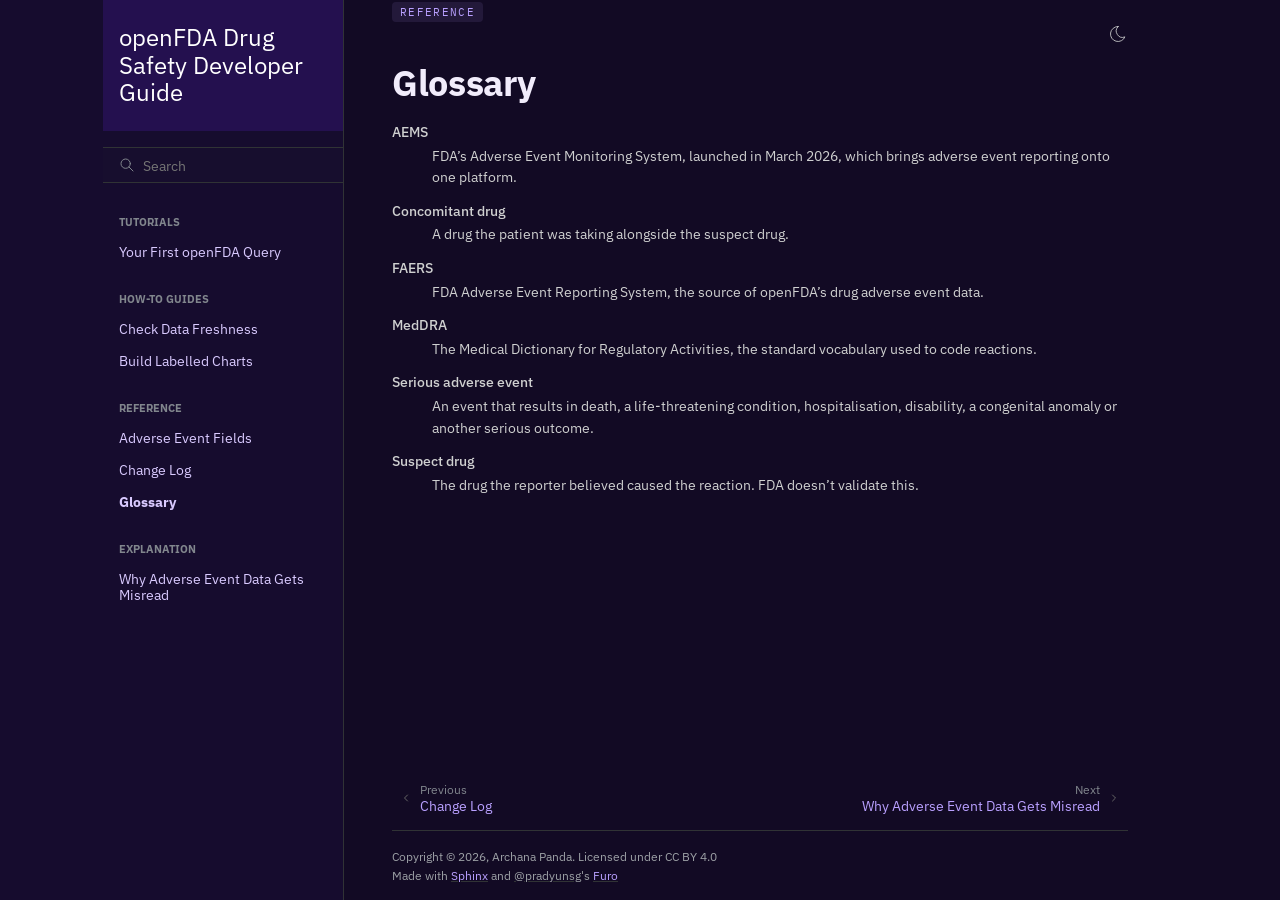
<file: reference/glossary.html>
<!doctype html>
<html class="no-js" lang="en" data-content_root="../">
  <head><meta charset="utf-8">
    <meta name="viewport" content="width=device-width,initial-scale=1">
    <meta name="color-scheme" content="light dark"><meta name="viewport" content="width=device-width, initial-scale=1" />
<meta property="og:title" content="Glossary" />
<meta property="og:type" content="website" />
<meta property="og:url" content="https://archanacontent.github.io/openfda-drug-safety-guide/reference/glossary.html" />
<meta property="og:site_name" content="openFDA Drug Safety Developer Guide" />
<meta property="og:description" content="AEMS, FDA’s Adverse Event Monitoring System, launched in March 2026, which brings adverse event reporting onto one platform.,, Concomitant drug, A drug the patient was taking alongside the suspect ..." />
<meta property="og:image" content="https://archanacontent.github.io/openfda-drug-safety-guide/_static/og.png" />
<meta property="og:image:alt" content="openFDA Drug Safety Developer Guide" />
<meta name="description" content="AEMS, FDA’s Adverse Event Monitoring System, launched in March 2026, which brings adverse event reporting onto one platform.,, Concomitant drug, A drug the patient was taking alongside the suspect ..." />
<link rel="index" title="Index" href="../genindex.html"><link rel="search" title="Search" href="../search.html"><link rel="next" title="Why Adverse Event Data Gets Misread" href="../explanation/avoiding-misreadings.html"><link rel="prev" title="Change Log" href="change-log.html">
        <link rel="canonical" href="https://archanacontent.github.io/openfda-drug-safety-guide/reference/glossary.html">

    <!-- Generated with Sphinx 9.2.0 and Furo 2025.12.19 -->
        <title>Glossary - openFDA Drug Safety Developer Guide</title>
      <link rel="stylesheet" type="text/css" href="../_static/pygments.css?v=d75fae25" />
    <link rel="stylesheet" type="text/css" href="../_static/styles/furo.css?v=7bdb33bb" />
    <link rel="stylesheet" type="text/css" href="../_static/copybutton.css?v=76b2166b" />
    <link rel="stylesheet" type="text/css" href="../_static/styles/furo-extensions.css?v=8dab3a3b" />
    <link rel="stylesheet" type="text/css" href="../_static/custom.css?v=852175dd" />
    <link rel="stylesheet" type="text/css" href="../_static/vendor/driver.css?v=be7db7a8" />
    <link rel="stylesheet" type="text/css" href="../_static/tour.css?v=59067447" />
    
    


<style>
  body {
    --color-code-background: #f0f0f0;
  --color-code-foreground: black;
  --color-brand-primary: #24104f;
  --color-brand-content: #5a2bc2;
  --color-brand-visited: #5a2bc2;
  --color-background-primary: #ffffff;
  --color-background-secondary: #f7f5fc;
  --color-sidebar-background: #f4f1fa;
  --color-highlighted-background: #ece4ff;
  --font-stack: 'IBM Plex Sans', system-ui, -apple-system, sans-serif;
  --font-stack--monospace: 'IBM Plex Mono', ui-monospace, Menlo, monospace;
  --font-stack--headings: 'IBM Plex Sans', system-ui, -apple-system, sans-serif;
  
  }
  @media not print {
    body[data-theme="dark"] {
      --color-code-background: #272822;
  --color-code-foreground: #f8f8f2;
  --color-brand-primary: #d9caff;
  --color-brand-content: #b9a0ff;
  --color-brand-visited: #b9a0ff;
  --color-background-primary: #120a24;
  --color-background-secondary: #170e2e;
  --color-sidebar-background: #160c2e;
  --color-highlighted-background: #2a1a52;
  --color-code-background: #1c1236;
  
    }
    @media (prefers-color-scheme: dark) {
      body:not([data-theme="light"]) {
        --color-code-background: #272822;
  --color-code-foreground: #f8f8f2;
  --color-brand-primary: #d9caff;
  --color-brand-content: #b9a0ff;
  --color-brand-visited: #b9a0ff;
  --color-background-primary: #120a24;
  --color-background-secondary: #170e2e;
  --color-sidebar-background: #160c2e;
  --color-highlighted-background: #2a1a52;
  --color-code-background: #1c1236;
  
      }
    }
  }
</style></head>
  <body>
    
    <script>
      document.body.dataset.theme = localStorage.getItem("theme") || "auto";
    </script>
    

<svg xmlns="http://www.w3.org/2000/svg" style="display: none;">
  <symbol id="svg-toc" viewBox="0 0 24 24">
    <title>Contents</title>
    <svg stroke="currentColor" fill="currentColor" stroke-width="0" viewBox="0 0 1024 1024">
      <path d="M408 442h480c4.4 0 8-3.6 8-8v-56c0-4.4-3.6-8-8-8H408c-4.4 0-8 3.6-8 8v56c0 4.4 3.6 8 8 8zm-8 204c0 4.4 3.6 8 8 8h480c4.4 0 8-3.6 8-8v-56c0-4.4-3.6-8-8-8H408c-4.4 0-8 3.6-8 8v56zm504-486H120c-4.4 0-8 3.6-8 8v56c0 4.4 3.6 8 8 8h784c4.4 0 8-3.6 8-8v-56c0-4.4-3.6-8-8-8zm0 632H120c-4.4 0-8 3.6-8 8v56c0 4.4 3.6 8 8 8h784c4.4 0 8-3.6 8-8v-56c0-4.4-3.6-8-8-8zM115.4 518.9L271.7 642c5.8 4.6 14.4.5 14.4-6.9V388.9c0-7.4-8.5-11.5-14.4-6.9L115.4 505.1a8.74 8.74 0 0 0 0 13.8z"/>
    </svg>
  </symbol>
  <symbol id="svg-menu" viewBox="0 0 24 24">
    <title>Menu</title>
    <svg xmlns="http://www.w3.org/2000/svg" viewBox="0 0 24 24" fill="none" stroke="currentColor"
      stroke-width="2" stroke-linecap="round" stroke-linejoin="round" class="feather-menu">
      <line x1="3" y1="12" x2="21" y2="12"></line>
      <line x1="3" y1="6" x2="21" y2="6"></line>
      <line x1="3" y1="18" x2="21" y2="18"></line>
    </svg>
  </symbol>
  <symbol id="svg-arrow-right" viewBox="0 0 24 24">
    <title>Expand</title>
    <svg xmlns="http://www.w3.org/2000/svg" viewBox="0 0 24 24" fill="none" stroke="currentColor"
      stroke-width="2" stroke-linecap="round" stroke-linejoin="round" class="feather-chevron-right">
      <polyline points="9 18 15 12 9 6"></polyline>
    </svg>
  </symbol>
  <symbol id="svg-sun" viewBox="0 0 24 24">
    <title>Light mode</title>
    <svg xmlns="http://www.w3.org/2000/svg" viewBox="0 0 24 24" fill="none" stroke="currentColor"
      stroke-width="1" stroke-linecap="round" stroke-linejoin="round" class="feather-sun">
      <circle cx="12" cy="12" r="5"></circle>
      <line x1="12" y1="1" x2="12" y2="3"></line>
      <line x1="12" y1="21" x2="12" y2="23"></line>
      <line x1="4.22" y1="4.22" x2="5.64" y2="5.64"></line>
      <line x1="18.36" y1="18.36" x2="19.78" y2="19.78"></line>
      <line x1="1" y1="12" x2="3" y2="12"></line>
      <line x1="21" y1="12" x2="23" y2="12"></line>
      <line x1="4.22" y1="19.78" x2="5.64" y2="18.36"></line>
      <line x1="18.36" y1="5.64" x2="19.78" y2="4.22"></line>
    </svg>
  </symbol>
  <symbol id="svg-moon" viewBox="0 0 24 24">
    <title>Dark mode</title>
    <svg xmlns="http://www.w3.org/2000/svg" viewBox="0 0 24 24" fill="none" stroke="currentColor"
      stroke-width="1" stroke-linecap="round" stroke-linejoin="round" class="icon-tabler-moon">
      <path stroke="none" d="M0 0h24v24H0z" fill="none" />
      <path d="M12 3c.132 0 .263 0 .393 0a7.5 7.5 0 0 0 7.92 12.446a9 9 0 1 1 -8.313 -12.454z" />
    </svg>
  </symbol>
  <symbol id="svg-sun-with-moon" viewBox="0 0 24 24">
    <title>Auto light/dark, in light mode</title>
    <svg xmlns="http://www.w3.org/2000/svg" viewBox="0 0 24 24" fill="none" stroke="currentColor"
      stroke-width="1" stroke-linecap="round" stroke-linejoin="round"
      class="icon-custom-derived-from-feather-sun-and-tabler-moon">
      <path style="opacity: 50%" d="M 5.411 14.504 C 5.471 14.504 5.532 14.504 5.591 14.504 C 3.639 16.319 4.383 19.569 6.931 20.352 C 7.693 20.586 8.512 20.551 9.25 20.252 C 8.023 23.207 4.056 23.725 2.11 21.184 C 0.166 18.642 1.702 14.949 4.874 14.536 C 5.051 14.512 5.231 14.5 5.411 14.5 L 5.411 14.504 Z"/>
      <line x1="14.5" y1="3.25" x2="14.5" y2="1.25"/>
      <line x1="14.5" y1="15.85" x2="14.5" y2="17.85"/>
      <line x1="10.044" y1="5.094" x2="8.63" y2="3.68"/>
      <line x1="19" y1="14.05" x2="20.414" y2="15.464"/>
      <line x1="8.2" y1="9.55" x2="6.2" y2="9.55"/>
      <line x1="20.8" y1="9.55" x2="22.8" y2="9.55"/>
      <line x1="10.044" y1="14.006" x2="8.63" y2="15.42"/>
      <line x1="19" y1="5.05" x2="20.414" y2="3.636"/>
      <circle cx="14.5" cy="9.55" r="3.6"/>
    </svg>
  </symbol>
  <symbol id="svg-moon-with-sun" viewBox="0 0 24 24">
    <title>Auto light/dark, in dark mode</title>
    <svg xmlns="http://www.w3.org/2000/svg" viewBox="0 0 24 24" fill="none" stroke="currentColor"
      stroke-width="1" stroke-linecap="round" stroke-linejoin="round"
      class="icon-custom-derived-from-feather-sun-and-tabler-moon">
      <path d="M 8.282 7.007 C 8.385 7.007 8.494 7.007 8.595 7.007 C 5.18 10.184 6.481 15.869 10.942 17.24 C 12.275 17.648 13.706 17.589 15 17.066 C 12.851 22.236 5.91 23.143 2.505 18.696 C -0.897 14.249 1.791 7.786 7.342 7.063 C 7.652 7.021 7.965 7 8.282 7 L 8.282 7.007 Z"/>
      <line style="opacity: 50%" x1="18" y1="3.705" x2="18" y2="2.5"/>
      <line style="opacity: 50%" x1="18" y1="11.295" x2="18" y2="12.5"/>
      <line style="opacity: 50%" x1="15.316" y1="4.816" x2="14.464" y2="3.964"/>
      <line style="opacity: 50%" x1="20.711" y1="10.212" x2="21.563" y2="11.063"/>
      <line style="opacity: 50%" x1="14.205" y1="7.5" x2="13.001" y2="7.5"/>
      <line style="opacity: 50%" x1="21.795" y1="7.5" x2="23" y2="7.5"/>
      <line style="opacity: 50%" x1="15.316" y1="10.184" x2="14.464" y2="11.036"/>
      <line style="opacity: 50%" x1="20.711" y1="4.789" x2="21.563" y2="3.937"/>
      <circle style="opacity: 50%" cx="18" cy="7.5" r="2.169"/>
    </svg>
  </symbol>
  <symbol id="svg-pencil" viewBox="0 0 24 24">
    <svg xmlns="http://www.w3.org/2000/svg" viewBox="0 0 24 24" fill="none" stroke="currentColor"
      stroke-width="1" stroke-linecap="round" stroke-linejoin="round" class="icon-tabler-pencil-code">
      <path d="M4 20h4l10.5 -10.5a2.828 2.828 0 1 0 -4 -4l-10.5 10.5v4" />
      <path d="M13.5 6.5l4 4" />
      <path d="M20 21l2 -2l-2 -2" />
      <path d="M17 17l-2 2l2 2" />
    </svg>
  </symbol>
  <symbol id="svg-eye" viewBox="0 0 24 24">
    <svg xmlns="http://www.w3.org/2000/svg" viewBox="0 0 24 24" fill="none" stroke="currentColor"
      stroke-width="1" stroke-linecap="round" stroke-linejoin="round" class="icon-tabler-eye-code">
      <path stroke="none" d="M0 0h24v24H0z" fill="none" />
      <path d="M10 12a2 2 0 1 0 4 0a2 2 0 0 0 -4 0" />
      <path
        d="M11.11 17.958c-3.209 -.307 -5.91 -2.293 -8.11 -5.958c2.4 -4 5.4 -6 9 -6c3.6 0 6.6 2 9 6c-.21 .352 -.427 .688 -.647 1.008" />
      <path d="M20 21l2 -2l-2 -2" />
      <path d="M17 17l-2 2l2 2" />
    </svg>
  </symbol>
</svg>

<input type="checkbox" class="sidebar-toggle" name="__navigation" id="__navigation" aria-label="Toggle site navigation sidebar">
<input type="checkbox" class="sidebar-toggle" name="__toc" id="__toc" aria-label="Toggle table of contents sidebar">
<label class="overlay sidebar-overlay" for="__navigation"></label>
<label class="overlay toc-overlay" for="__toc"></label>

<a class="skip-to-content muted-link" href="#furo-main-content">Skip to content</a>



<div class="page">
  <header class="mobile-header">
    <div class="header-left">
      <label class="nav-overlay-icon" for="__navigation">
        <span class="icon"><svg><use href="#svg-menu"></use></svg></span>
      </label>
    </div>
    <div class="header-center">
      <a href="../index.html"><div class="brand">openFDA Drug Safety Developer Guide</div></a>
    </div>
    <div class="header-right">
      <div class="theme-toggle-container theme-toggle-header">
        <button class="theme-toggle" aria-label="Toggle Light / Dark / Auto color theme">
          <svg class="theme-icon-when-auto-light"><use href="#svg-sun-with-moon"></use></svg>
          <svg class="theme-icon-when-auto-dark"><use href="#svg-moon-with-sun"></use></svg>
          <svg class="theme-icon-when-dark"><use href="#svg-moon"></use></svg>
          <svg class="theme-icon-when-light"><use href="#svg-sun"></use></svg>
        </button>
      </div>
      <label class="toc-overlay-icon toc-header-icon no-toc" for="__toc">
        <span class="icon"><svg><use href="#svg-toc"></use></svg></span>
      </label>
    </div>
  </header>
  <aside class="sidebar-drawer">
    <div class="sidebar-container">
      
      <div class="sidebar-sticky"><a class="sidebar-brand" href="../index.html">
  
  <span class="sidebar-brand-text">openFDA Drug Safety Developer Guide</span>
  
</a><form class="sidebar-search-container" method="get" action="../search.html" role="search">
  <input class="sidebar-search" placeholder="Search" name="q" aria-label="Search">
  <input type="hidden" name="check_keywords" value="yes">
  <input type="hidden" name="area" value="default">
</form>
<div id="searchbox"></div><div class="sidebar-scroll"><div class="sidebar-tree">
  <p class="caption" role="heading"><span class="caption-text">Tutorials</span></p>
<ul>
<li class="toctree-l1"><a class="reference internal" href="../tutorials/first-query.html">Your First openFDA Query</a></li>
</ul>
<p class="caption" role="heading"><span class="caption-text">How-to guides</span></p>
<ul>
<li class="toctree-l1"><a class="reference internal" href="../how-to/check-data-freshness.html">Check Data Freshness</a></li>
<li class="toctree-l1"><a class="reference internal" href="../how-to/build-labelled-charts.html">Build Labelled Charts</a></li>
</ul>
<p class="caption" role="heading"><span class="caption-text">Reference</span></p>
<ul class="current">
<li class="toctree-l1"><a class="reference internal" href="adverse-event-fields.html">Adverse Event Fields</a></li>
<li class="toctree-l1"><a class="reference internal" href="change-log.html">Change Log</a></li>
<li class="toctree-l1 current current-page"><a class="current reference internal" href="#">Glossary</a></li>
</ul>
<p class="caption" role="heading"><span class="caption-text">Explanation</span></p>
<ul>
<li class="toctree-l1"><a class="reference internal" href="../explanation/avoiding-misreadings.html">Why Adverse Event Data Gets Misread</a></li>
</ul>

</div>
</div>

      </div>
      
    </div>
  </aside>
  <div class="main">
    <div class="content">
      <div class="article-container">
        <a href="#" class="back-to-top muted-link">
          <svg xmlns="http://www.w3.org/2000/svg" viewBox="0 0 24 24">
            <path d="M13 20h-2V8l-5.5 5.5-1.42-1.42L12 4.16l7.92 7.92-1.42 1.42L13 8v12z"></path>
          </svg>
          <span>Back to top</span>
        </a>
        <div class="content-icon-container">
          <div class="theme-toggle-container theme-toggle-content">
            <button class="theme-toggle" aria-label="Toggle Light / Dark / Auto color theme">
              <svg class="theme-icon-when-auto-light"><use href="#svg-sun-with-moon"></use></svg>
              <svg class="theme-icon-when-auto-dark"><use href="#svg-moon-with-sun"></use></svg>
              <svg class="theme-icon-when-dark"><use href="#svg-moon"></use></svg>
              <svg class="theme-icon-when-light"><use href="#svg-sun"></use></svg>
            </button>
          </div>
          <label class="toc-overlay-icon toc-content-icon no-toc" for="__toc">
            <span class="icon"><svg><use href="#svg-toc"></use></svg></span>
          </label>
        </div>
        <article role="main" id="furo-main-content">
          <span class="ofd-kind">Reference</span><section id="glossary">
<h1>Glossary<a class="headerlink" href="#glossary" title="Link to this heading">¶</a></h1>
<dl class="simple glossary">
<dt id="term-AEMS">AEMS<a class="headerlink" href="#term-AEMS" title="Link to this term">¶</a></dt><dd><p>FDA’s Adverse Event Monitoring System, launched in March 2026, which brings adverse event reporting onto one platform.</p>
</dd>
<dt id="term-Concomitant-drug">Concomitant drug<a class="headerlink" href="#term-Concomitant-drug" title="Link to this term">¶</a></dt><dd><p>A drug the patient was taking alongside the suspect drug.</p>
</dd>
<dt id="term-FAERS">FAERS<a class="headerlink" href="#term-FAERS" title="Link to this term">¶</a></dt><dd><p>FDA Adverse Event Reporting System, the source of openFDA’s drug adverse event data.</p>
</dd>
<dt id="term-MedDRA">MedDRA<a class="headerlink" href="#term-MedDRA" title="Link to this term">¶</a></dt><dd><p>The Medical Dictionary for Regulatory Activities, the standard vocabulary used to code reactions.</p>
</dd>
<dt id="term-Serious-adverse-event">Serious adverse event<a class="headerlink" href="#term-Serious-adverse-event" title="Link to this term">¶</a></dt><dd><p>An event that results in death, a life-threatening condition, hospitalisation, disability, a congenital anomaly or another serious outcome.</p>
</dd>
<dt id="term-Suspect-drug">Suspect drug<a class="headerlink" href="#term-Suspect-drug" title="Link to this term">¶</a></dt><dd><p>The drug the reporter believed caused the reaction. FDA doesn’t validate this.</p>
</dd>
</dl>
</section>

        </article>
      </div>
      <footer>
        
        <div class="related-pages">
          <a class="next-page" href="../explanation/avoiding-misreadings.html">
              <div class="page-info">
                <div class="context">
                  <span>Next</span>
                </div>
                <div class="title">Why Adverse Event Data Gets Misread</div>
              </div>
              <svg class="furo-related-icon"><use href="#svg-arrow-right"></use></svg>
            </a>
          <a class="prev-page" href="change-log.html">
              <svg class="furo-related-icon"><use href="#svg-arrow-right"></use></svg>
              <div class="page-info">
                <div class="context">
                  <span>Previous</span>
                </div>
                
                <div class="title">Change Log</div>
                
              </div>
            </a>
        </div>
        <div class="bottom-of-page">
          <div class="left-details">
            <div class="copyright">
                Copyright &#169; 2026, Archana Panda. Licensed under CC BY 4.0
            </div>
            Made with <a href="https://www.sphinx-doc.org/">Sphinx</a> and <a class="muted-link" href="https://pradyunsg.me">@pradyunsg</a>'s
            
            <a href="https://github.com/pradyunsg/furo">Furo</a>
            
          </div>
          <div class="right-details">
            
          </div>
        </div>
        
      </footer>
    </div>
    <aside class="toc-drawer no-toc">
      
      
      
    </aside>
  </div>
</div><script async="async" src="https://www.googletagmanager.com/gtag/js?id=G-R5QPB9VQWB"></script>
    <script src="../_static/ga.js?v=5ca876cb"></script>
    <script src="../_static/default-dark.js?v=d0da915c"></script>
    <script src="../_static/documentation_options.js?v=7f41d439"></script>
    <script src="../_static/doctools.js?v=fd6eb6e6"></script>
    <script src="../_static/sphinx_highlight.js?v=6ffebe34"></script>
    <script src="../_static/scripts/furo.js?v=46bd48cc"></script>
    <script src="../_static/clipboard.min.js?v=a7894cd8"></script>
    <script src="../_static/copybutton.js?v=f281be69"></script>
    <script src="../_static/vendor/driver.js.iife.js?v=1bad6222"></script>
    <script src="../_static/tour.js?v=8d5d808d"></script>
    <script src="../_static/charts.js?v=a1ca7d93"></script>
    </body>
</html>
</file>
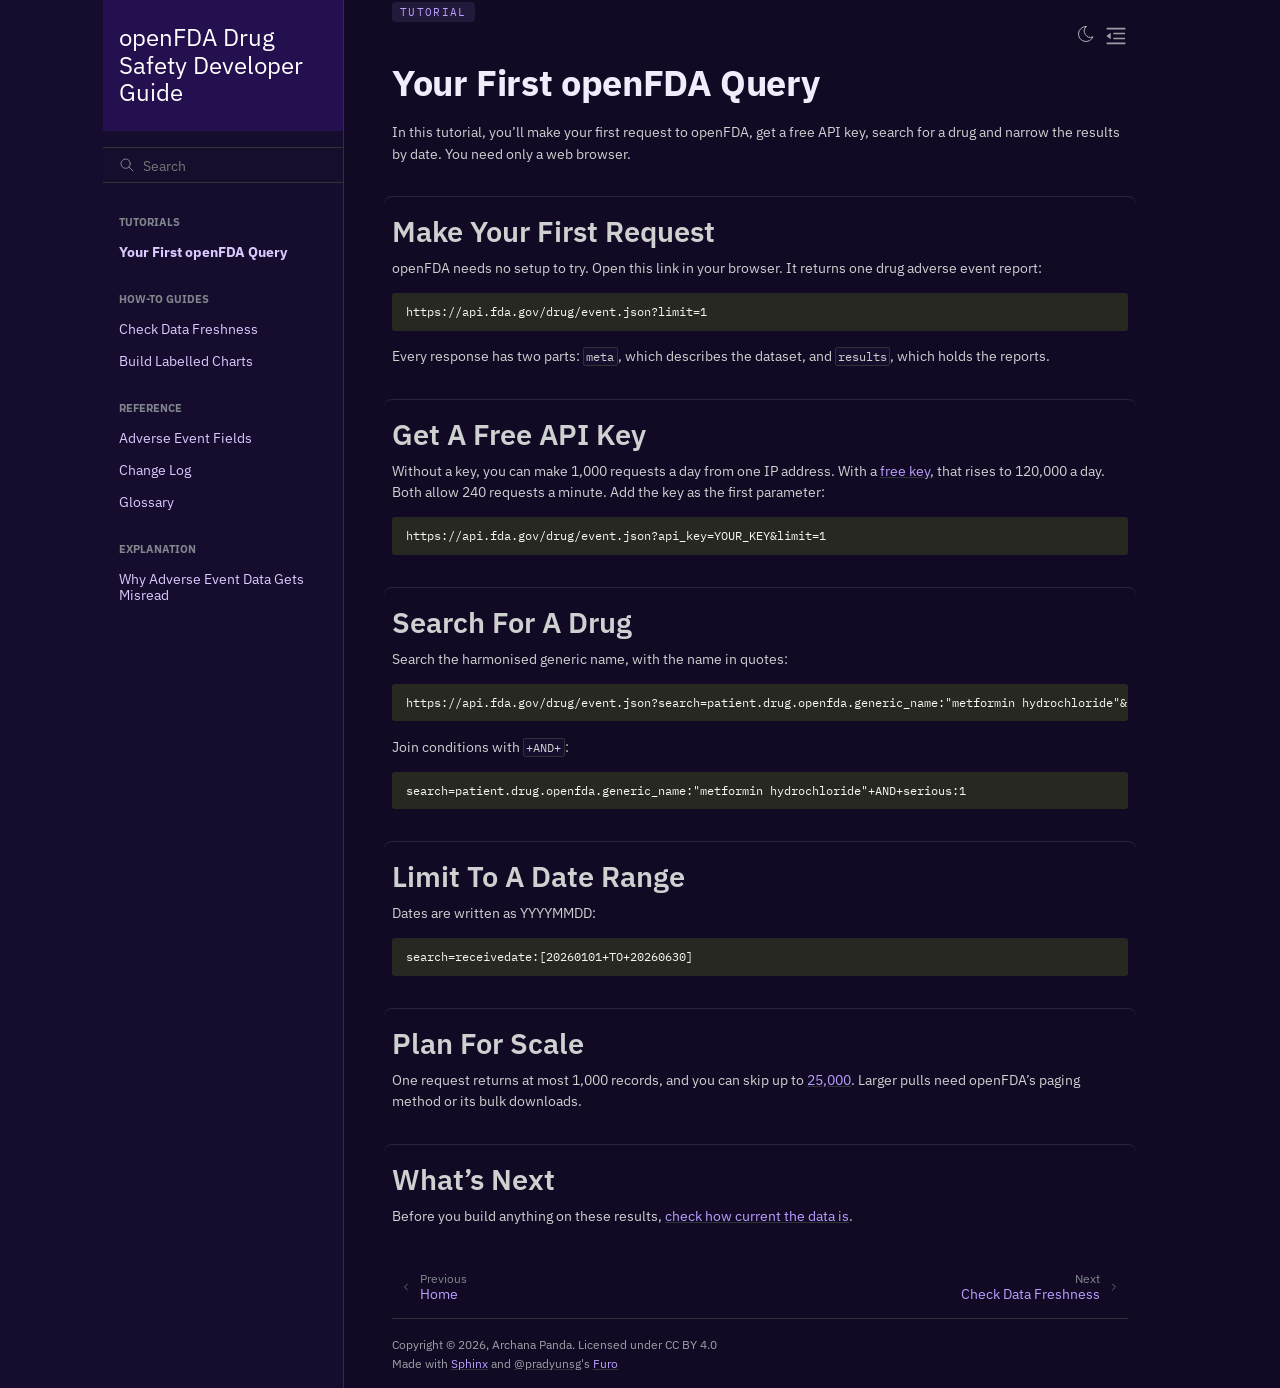
<file: tutorials/first-query.html>
<!doctype html>
<html class="no-js" lang="en" data-content_root="../">
  <head><meta charset="utf-8">
    <meta name="viewport" content="width=device-width,initial-scale=1">
    <meta name="color-scheme" content="light dark"><meta name="viewport" content="width=device-width, initial-scale=1" />
<meta property="og:title" content="Your First openFDA Query" />
<meta property="og:type" content="website" />
<meta property="og:url" content="https://archanacontent.github.io/openfda-drug-safety-guide/tutorials/first-query.html" />
<meta property="og:site_name" content="openFDA Drug Safety Developer Guide" />
<meta property="og:description" content="In this tutorial, you’ll make your first request to openFDA, get a free API key, search for a drug and narrow the results by date. You need only a web browser. Make Your First Request: openFDA need..." />
<meta property="og:image" content="https://archanacontent.github.io/openfda-drug-safety-guide/_static/og.png" />
<meta property="og:image:alt" content="openFDA Drug Safety Developer Guide" />
<meta name="description" content="In this tutorial, you’ll make your first request to openFDA, get a free API key, search for a drug and narrow the results by date. You need only a web browser. Make Your First Request: openFDA need..." />
<link rel="index" title="Index" href="../genindex.html"><link rel="search" title="Search" href="../search.html"><link rel="next" title="Check Data Freshness" href="../how-to/check-data-freshness.html"><link rel="prev" title="openFDA Drug Safety Developer Guide" href="../index.html">
        <link rel="canonical" href="https://archanacontent.github.io/openfda-drug-safety-guide/tutorials/first-query.html">

    <!-- Generated with Sphinx 9.2.0 and Furo 2025.12.19 -->
        <title>Your First openFDA Query - openFDA Drug Safety Developer Guide</title>
      <link rel="stylesheet" type="text/css" href="../_static/pygments.css?v=d75fae25" />
    <link rel="stylesheet" type="text/css" href="../_static/styles/furo.css?v=7bdb33bb" />
    <link rel="stylesheet" type="text/css" href="../_static/copybutton.css?v=76b2166b" />
    <link rel="stylesheet" type="text/css" href="../_static/styles/furo-extensions.css?v=8dab3a3b" />
    <link rel="stylesheet" type="text/css" href="../_static/custom.css?v=852175dd" />
    <link rel="stylesheet" type="text/css" href="../_static/vendor/driver.css?v=be7db7a8" />
    <link rel="stylesheet" type="text/css" href="../_static/tour.css?v=59067447" />
    
    


<style>
  body {
    --color-code-background: #f0f0f0;
  --color-code-foreground: black;
  --color-brand-primary: #24104f;
  --color-brand-content: #5a2bc2;
  --color-brand-visited: #5a2bc2;
  --color-background-primary: #ffffff;
  --color-background-secondary: #f7f5fc;
  --color-sidebar-background: #f4f1fa;
  --color-highlighted-background: #ece4ff;
  --font-stack: 'IBM Plex Sans', system-ui, -apple-system, sans-serif;
  --font-stack--monospace: 'IBM Plex Mono', ui-monospace, Menlo, monospace;
  --font-stack--headings: 'IBM Plex Sans', system-ui, -apple-system, sans-serif;
  
  }
  @media not print {
    body[data-theme="dark"] {
      --color-code-background: #272822;
  --color-code-foreground: #f8f8f2;
  --color-brand-primary: #d9caff;
  --color-brand-content: #b9a0ff;
  --color-brand-visited: #b9a0ff;
  --color-background-primary: #120a24;
  --color-background-secondary: #170e2e;
  --color-sidebar-background: #160c2e;
  --color-highlighted-background: #2a1a52;
  --color-code-background: #1c1236;
  
    }
    @media (prefers-color-scheme: dark) {
      body:not([data-theme="light"]) {
        --color-code-background: #272822;
  --color-code-foreground: #f8f8f2;
  --color-brand-primary: #d9caff;
  --color-brand-content: #b9a0ff;
  --color-brand-visited: #b9a0ff;
  --color-background-primary: #120a24;
  --color-background-secondary: #170e2e;
  --color-sidebar-background: #160c2e;
  --color-highlighted-background: #2a1a52;
  --color-code-background: #1c1236;
  
      }
    }
  }
</style></head>
  <body>
    
    <script>
      document.body.dataset.theme = localStorage.getItem("theme") || "auto";
    </script>
    

<svg xmlns="http://www.w3.org/2000/svg" style="display: none;">
  <symbol id="svg-toc" viewBox="0 0 24 24">
    <title>Contents</title>
    <svg stroke="currentColor" fill="currentColor" stroke-width="0" viewBox="0 0 1024 1024">
      <path d="M408 442h480c4.4 0 8-3.6 8-8v-56c0-4.4-3.6-8-8-8H408c-4.4 0-8 3.6-8 8v56c0 4.4 3.6 8 8 8zm-8 204c0 4.4 3.6 8 8 8h480c4.4 0 8-3.6 8-8v-56c0-4.4-3.6-8-8-8H408c-4.4 0-8 3.6-8 8v56zm504-486H120c-4.4 0-8 3.6-8 8v56c0 4.4 3.6 8 8 8h784c4.4 0 8-3.6 8-8v-56c0-4.4-3.6-8-8-8zm0 632H120c-4.4 0-8 3.6-8 8v56c0 4.4 3.6 8 8 8h784c4.4 0 8-3.6 8-8v-56c0-4.4-3.6-8-8-8zM115.4 518.9L271.7 642c5.8 4.6 14.4.5 14.4-6.9V388.9c0-7.4-8.5-11.5-14.4-6.9L115.4 505.1a8.74 8.74 0 0 0 0 13.8z"/>
    </svg>
  </symbol>
  <symbol id="svg-menu" viewBox="0 0 24 24">
    <title>Menu</title>
    <svg xmlns="http://www.w3.org/2000/svg" viewBox="0 0 24 24" fill="none" stroke="currentColor"
      stroke-width="2" stroke-linecap="round" stroke-linejoin="round" class="feather-menu">
      <line x1="3" y1="12" x2="21" y2="12"></line>
      <line x1="3" y1="6" x2="21" y2="6"></line>
      <line x1="3" y1="18" x2="21" y2="18"></line>
    </svg>
  </symbol>
  <symbol id="svg-arrow-right" viewBox="0 0 24 24">
    <title>Expand</title>
    <svg xmlns="http://www.w3.org/2000/svg" viewBox="0 0 24 24" fill="none" stroke="currentColor"
      stroke-width="2" stroke-linecap="round" stroke-linejoin="round" class="feather-chevron-right">
      <polyline points="9 18 15 12 9 6"></polyline>
    </svg>
  </symbol>
  <symbol id="svg-sun" viewBox="0 0 24 24">
    <title>Light mode</title>
    <svg xmlns="http://www.w3.org/2000/svg" viewBox="0 0 24 24" fill="none" stroke="currentColor"
      stroke-width="1" stroke-linecap="round" stroke-linejoin="round" class="feather-sun">
      <circle cx="12" cy="12" r="5"></circle>
      <line x1="12" y1="1" x2="12" y2="3"></line>
      <line x1="12" y1="21" x2="12" y2="23"></line>
      <line x1="4.22" y1="4.22" x2="5.64" y2="5.64"></line>
      <line x1="18.36" y1="18.36" x2="19.78" y2="19.78"></line>
      <line x1="1" y1="12" x2="3" y2="12"></line>
      <line x1="21" y1="12" x2="23" y2="12"></line>
      <line x1="4.22" y1="19.78" x2="5.64" y2="18.36"></line>
      <line x1="18.36" y1="5.64" x2="19.78" y2="4.22"></line>
    </svg>
  </symbol>
  <symbol id="svg-moon" viewBox="0 0 24 24">
    <title>Dark mode</title>
    <svg xmlns="http://www.w3.org/2000/svg" viewBox="0 0 24 24" fill="none" stroke="currentColor"
      stroke-width="1" stroke-linecap="round" stroke-linejoin="round" class="icon-tabler-moon">
      <path stroke="none" d="M0 0h24v24H0z" fill="none" />
      <path d="M12 3c.132 0 .263 0 .393 0a7.5 7.5 0 0 0 7.92 12.446a9 9 0 1 1 -8.313 -12.454z" />
    </svg>
  </symbol>
  <symbol id="svg-sun-with-moon" viewBox="0 0 24 24">
    <title>Auto light/dark, in light mode</title>
    <svg xmlns="http://www.w3.org/2000/svg" viewBox="0 0 24 24" fill="none" stroke="currentColor"
      stroke-width="1" stroke-linecap="round" stroke-linejoin="round"
      class="icon-custom-derived-from-feather-sun-and-tabler-moon">
      <path style="opacity: 50%" d="M 5.411 14.504 C 5.471 14.504 5.532 14.504 5.591 14.504 C 3.639 16.319 4.383 19.569 6.931 20.352 C 7.693 20.586 8.512 20.551 9.25 20.252 C 8.023 23.207 4.056 23.725 2.11 21.184 C 0.166 18.642 1.702 14.949 4.874 14.536 C 5.051 14.512 5.231 14.5 5.411 14.5 L 5.411 14.504 Z"/>
      <line x1="14.5" y1="3.25" x2="14.5" y2="1.25"/>
      <line x1="14.5" y1="15.85" x2="14.5" y2="17.85"/>
      <line x1="10.044" y1="5.094" x2="8.63" y2="3.68"/>
      <line x1="19" y1="14.05" x2="20.414" y2="15.464"/>
      <line x1="8.2" y1="9.55" x2="6.2" y2="9.55"/>
      <line x1="20.8" y1="9.55" x2="22.8" y2="9.55"/>
      <line x1="10.044" y1="14.006" x2="8.63" y2="15.42"/>
      <line x1="19" y1="5.05" x2="20.414" y2="3.636"/>
      <circle cx="14.5" cy="9.55" r="3.6"/>
    </svg>
  </symbol>
  <symbol id="svg-moon-with-sun" viewBox="0 0 24 24">
    <title>Auto light/dark, in dark mode</title>
    <svg xmlns="http://www.w3.org/2000/svg" viewBox="0 0 24 24" fill="none" stroke="currentColor"
      stroke-width="1" stroke-linecap="round" stroke-linejoin="round"
      class="icon-custom-derived-from-feather-sun-and-tabler-moon">
      <path d="M 8.282 7.007 C 8.385 7.007 8.494 7.007 8.595 7.007 C 5.18 10.184 6.481 15.869 10.942 17.24 C 12.275 17.648 13.706 17.589 15 17.066 C 12.851 22.236 5.91 23.143 2.505 18.696 C -0.897 14.249 1.791 7.786 7.342 7.063 C 7.652 7.021 7.965 7 8.282 7 L 8.282 7.007 Z"/>
      <line style="opacity: 50%" x1="18" y1="3.705" x2="18" y2="2.5"/>
      <line style="opacity: 50%" x1="18" y1="11.295" x2="18" y2="12.5"/>
      <line style="opacity: 50%" x1="15.316" y1="4.816" x2="14.464" y2="3.964"/>
      <line style="opacity: 50%" x1="20.711" y1="10.212" x2="21.563" y2="11.063"/>
      <line style="opacity: 50%" x1="14.205" y1="7.5" x2="13.001" y2="7.5"/>
      <line style="opacity: 50%" x1="21.795" y1="7.5" x2="23" y2="7.5"/>
      <line style="opacity: 50%" x1="15.316" y1="10.184" x2="14.464" y2="11.036"/>
      <line style="opacity: 50%" x1="20.711" y1="4.789" x2="21.563" y2="3.937"/>
      <circle style="opacity: 50%" cx="18" cy="7.5" r="2.169"/>
    </svg>
  </symbol>
  <symbol id="svg-pencil" viewBox="0 0 24 24">
    <svg xmlns="http://www.w3.org/2000/svg" viewBox="0 0 24 24" fill="none" stroke="currentColor"
      stroke-width="1" stroke-linecap="round" stroke-linejoin="round" class="icon-tabler-pencil-code">
      <path d="M4 20h4l10.5 -10.5a2.828 2.828 0 1 0 -4 -4l-10.5 10.5v4" />
      <path d="M13.5 6.5l4 4" />
      <path d="M20 21l2 -2l-2 -2" />
      <path d="M17 17l-2 2l2 2" />
    </svg>
  </symbol>
  <symbol id="svg-eye" viewBox="0 0 24 24">
    <svg xmlns="http://www.w3.org/2000/svg" viewBox="0 0 24 24" fill="none" stroke="currentColor"
      stroke-width="1" stroke-linecap="round" stroke-linejoin="round" class="icon-tabler-eye-code">
      <path stroke="none" d="M0 0h24v24H0z" fill="none" />
      <path d="M10 12a2 2 0 1 0 4 0a2 2 0 0 0 -4 0" />
      <path
        d="M11.11 17.958c-3.209 -.307 -5.91 -2.293 -8.11 -5.958c2.4 -4 5.4 -6 9 -6c3.6 0 6.6 2 9 6c-.21 .352 -.427 .688 -.647 1.008" />
      <path d="M20 21l2 -2l-2 -2" />
      <path d="M17 17l-2 2l2 2" />
    </svg>
  </symbol>
</svg>

<input type="checkbox" class="sidebar-toggle" name="__navigation" id="__navigation" aria-label="Toggle site navigation sidebar">
<input type="checkbox" class="sidebar-toggle" name="__toc" id="__toc" aria-label="Toggle table of contents sidebar">
<label class="overlay sidebar-overlay" for="__navigation"></label>
<label class="overlay toc-overlay" for="__toc"></label>

<a class="skip-to-content muted-link" href="#furo-main-content">Skip to content</a>



<div class="page">
  <header class="mobile-header">
    <div class="header-left">
      <label class="nav-overlay-icon" for="__navigation">
        <span class="icon"><svg><use href="#svg-menu"></use></svg></span>
      </label>
    </div>
    <div class="header-center">
      <a href="../index.html"><div class="brand">openFDA Drug Safety Developer Guide</div></a>
    </div>
    <div class="header-right">
      <div class="theme-toggle-container theme-toggle-header">
        <button class="theme-toggle" aria-label="Toggle Light / Dark / Auto color theme">
          <svg class="theme-icon-when-auto-light"><use href="#svg-sun-with-moon"></use></svg>
          <svg class="theme-icon-when-auto-dark"><use href="#svg-moon-with-sun"></use></svg>
          <svg class="theme-icon-when-dark"><use href="#svg-moon"></use></svg>
          <svg class="theme-icon-when-light"><use href="#svg-sun"></use></svg>
        </button>
      </div>
      <label class="toc-overlay-icon toc-header-icon" for="__toc">
        <span class="icon"><svg><use href="#svg-toc"></use></svg></span>
      </label>
    </div>
  </header>
  <aside class="sidebar-drawer">
    <div class="sidebar-container">
      
      <div class="sidebar-sticky"><a class="sidebar-brand" href="../index.html">
  
  <span class="sidebar-brand-text">openFDA Drug Safety Developer Guide</span>
  
</a><form class="sidebar-search-container" method="get" action="../search.html" role="search">
  <input class="sidebar-search" placeholder="Search" name="q" aria-label="Search">
  <input type="hidden" name="check_keywords" value="yes">
  <input type="hidden" name="area" value="default">
</form>
<div id="searchbox"></div><div class="sidebar-scroll"><div class="sidebar-tree">
  <p class="caption" role="heading"><span class="caption-text">Tutorials</span></p>
<ul class="current">
<li class="toctree-l1 current current-page"><a class="current reference internal" href="#">Your First openFDA Query</a></li>
</ul>
<p class="caption" role="heading"><span class="caption-text">How-to guides</span></p>
<ul>
<li class="toctree-l1"><a class="reference internal" href="../how-to/check-data-freshness.html">Check Data Freshness</a></li>
<li class="toctree-l1"><a class="reference internal" href="../how-to/build-labelled-charts.html">Build Labelled Charts</a></li>
</ul>
<p class="caption" role="heading"><span class="caption-text">Reference</span></p>
<ul>
<li class="toctree-l1"><a class="reference internal" href="../reference/adverse-event-fields.html">Adverse Event Fields</a></li>
<li class="toctree-l1"><a class="reference internal" href="../reference/change-log.html">Change Log</a></li>
<li class="toctree-l1"><a class="reference internal" href="../reference/glossary.html">Glossary</a></li>
</ul>
<p class="caption" role="heading"><span class="caption-text">Explanation</span></p>
<ul>
<li class="toctree-l1"><a class="reference internal" href="../explanation/avoiding-misreadings.html">Why Adverse Event Data Gets Misread</a></li>
</ul>

</div>
</div>

      </div>
      
    </div>
  </aside>
  <div class="main">
    <div class="content">
      <div class="article-container">
        <a href="#" class="back-to-top muted-link">
          <svg xmlns="http://www.w3.org/2000/svg" viewBox="0 0 24 24">
            <path d="M13 20h-2V8l-5.5 5.5-1.42-1.42L12 4.16l7.92 7.92-1.42 1.42L13 8v12z"></path>
          </svg>
          <span>Back to top</span>
        </a>
        <div class="content-icon-container">
          <div class="theme-toggle-container theme-toggle-content">
            <button class="theme-toggle" aria-label="Toggle Light / Dark / Auto color theme">
              <svg class="theme-icon-when-auto-light"><use href="#svg-sun-with-moon"></use></svg>
              <svg class="theme-icon-when-auto-dark"><use href="#svg-moon-with-sun"></use></svg>
              <svg class="theme-icon-when-dark"><use href="#svg-moon"></use></svg>
              <svg class="theme-icon-when-light"><use href="#svg-sun"></use></svg>
            </button>
          </div>
          <label class="toc-overlay-icon toc-content-icon" for="__toc">
            <span class="icon"><svg><use href="#svg-toc"></use></svg></span>
          </label>
        </div>
        <article role="main" id="furo-main-content">
          <span class="ofd-kind">Tutorial</span><section id="your-first-openfda-query">
<h1>Your First openFDA Query<a class="headerlink" href="#your-first-openfda-query" title="Link to this heading">¶</a></h1>
<p>In this tutorial, you’ll make your first request to openFDA, get a free API key, search for a drug and narrow the results by date. You need only a web browser.</p>
<section id="make-your-first-request">
<h2>Make Your First Request<a class="headerlink" href="#make-your-first-request" title="Link to this heading">¶</a></h2>
<p>openFDA needs no setup to try. Open this link in your browser. It returns one drug adverse event report:</p>
<div class="highlight-text notranslate"><div class="highlight"><pre><span></span>https://api.fda.gov/drug/event.json?limit=1
</pre></div>
</div>
<p>Every response has two parts: <code class="docutils literal notranslate"><span class="pre">meta</span></code>, which describes the dataset, and <code class="docutils literal notranslate"><span class="pre">results</span></code>, which holds the reports.</p>
</section>
<section id="get-a-free-api-key">
<h2>Get A Free API Key<a class="headerlink" href="#get-a-free-api-key" title="Link to this heading">¶</a></h2>
<p>Without a key, you can make 1,000 requests a day from one IP address. With a <a class="reference external" href="https://open.fda.gov/apis/authentication/">free key</a>, that rises to 120,000 a day. Both allow 240 requests a minute. Add the key as the first parameter:</p>
<div class="highlight-text notranslate"><div class="highlight"><pre><span></span>https://api.fda.gov/drug/event.json?api_key=YOUR_KEY&amp;limit=1
</pre></div>
</div>
</section>
<section id="search-for-a-drug">
<h2>Search For A Drug<a class="headerlink" href="#search-for-a-drug" title="Link to this heading">¶</a></h2>
<p>Search the harmonised generic name, with the name in quotes:</p>
<div class="highlight-text notranslate"><div class="highlight"><pre><span></span>https://api.fda.gov/drug/event.json?search=patient.drug.openfda.generic_name:"metformin hydrochloride"&amp;limit=5
</pre></div>
</div>
<p>Join conditions with <code class="docutils literal notranslate"><span class="pre">+AND+</span></code>:</p>
<div class="highlight-text notranslate"><div class="highlight"><pre><span></span>search=patient.drug.openfda.generic_name:"metformin hydrochloride"+AND+serious:1
</pre></div>
</div>
</section>
<section id="limit-to-a-date-range">
<h2>Limit To A Date Range<a class="headerlink" href="#limit-to-a-date-range" title="Link to this heading">¶</a></h2>
<p>Dates are written as YYYYMMDD:</p>
<div class="highlight-text notranslate"><div class="highlight"><pre><span></span>search=receivedate:[20260101+TO+20260630]
</pre></div>
</div>
</section>
<section id="plan-for-scale">
<h2>Plan For Scale<a class="headerlink" href="#plan-for-scale" title="Link to this heading">¶</a></h2>
<p>One request returns at most 1,000 records, and you can skip up to <a class="reference external" href="https://open.fda.gov/apis/query-parameters/">25,000</a>. Larger pulls need openFDA’s paging method or its bulk downloads.</p>
</section>
<section id="what-s-next">
<h2>What’s Next<a class="headerlink" href="#what-s-next" title="Link to this heading">¶</a></h2>
<p>Before you build anything on these results, <a class="reference internal" href="../how-to/check-data-freshness.html"><span class="doc">check how current the data is</span></a>.</p>
</section>
</section>

        </article>
      </div>
      <footer>
        
        <div class="related-pages">
          <a class="next-page" href="../how-to/check-data-freshness.html">
              <div class="page-info">
                <div class="context">
                  <span>Next</span>
                </div>
                <div class="title">Check Data Freshness</div>
              </div>
              <svg class="furo-related-icon"><use href="#svg-arrow-right"></use></svg>
            </a>
          <a class="prev-page" href="../index.html">
              <svg class="furo-related-icon"><use href="#svg-arrow-right"></use></svg>
              <div class="page-info">
                <div class="context">
                  <span>Previous</span>
                </div>
                
                <div class="title">Home</div>
                
              </div>
            </a>
        </div>
        <div class="bottom-of-page">
          <div class="left-details">
            <div class="copyright">
                Copyright &#169; 2026, Archana Panda. Licensed under CC BY 4.0
            </div>
            Made with <a href="https://www.sphinx-doc.org/">Sphinx</a> and <a class="muted-link" href="https://pradyunsg.me">@pradyunsg</a>'s
            
            <a href="https://github.com/pradyunsg/furo">Furo</a>
            
          </div>
          <div class="right-details">
            
          </div>
        </div>
        
      </footer>
    </div>
    <aside class="toc-drawer">
      
      
      <div class="toc-sticky toc-scroll">
        <div class="toc-title-container">
          <span class="toc-title">
            On this page
          </span>
        </div>
        <div class="toc-tree-container">
          <div class="toc-tree">
            <ul>
<li><a class="reference internal" href="#">Your First openFDA Query</a><ul>
<li><a class="reference internal" href="#make-your-first-request">Make Your First Request</a></li>
<li><a class="reference internal" href="#get-a-free-api-key">Get A Free API Key</a></li>
<li><a class="reference internal" href="#search-for-a-drug">Search For A Drug</a></li>
<li><a class="reference internal" href="#limit-to-a-date-range">Limit To A Date Range</a></li>
<li><a class="reference internal" href="#plan-for-scale">Plan For Scale</a></li>
<li><a class="reference internal" href="#what-s-next">What’s Next</a></li>
</ul>
</li>
</ul>

          </div>
        </div>
      </div>
      
      
    </aside>
  </div>
</div><script async="async" src="https://www.googletagmanager.com/gtag/js?id=G-R5QPB9VQWB"></script>
    <script src="../_static/ga.js?v=5ca876cb"></script>
    <script src="../_static/default-dark.js?v=d0da915c"></script>
    <script src="../_static/documentation_options.js?v=7f41d439"></script>
    <script src="../_static/doctools.js?v=fd6eb6e6"></script>
    <script src="../_static/sphinx_highlight.js?v=6ffebe34"></script>
    <script src="../_static/scripts/furo.js?v=46bd48cc"></script>
    <script src="../_static/clipboard.min.js?v=a7894cd8"></script>
    <script src="../_static/copybutton.js?v=f281be69"></script>
    <script src="../_static/vendor/driver.js.iife.js?v=1bad6222"></script>
    <script src="../_static/tour.js?v=8d5d808d"></script>
    <script src="../_static/charts.js?v=a1ca7d93"></script>
    </body>
</html>
</file>
<file: _static/pygments.css>
.highlight pre { line-height: 125%; }
.highlight td.linenos .normal { color: #666666; background-color: transparent; padding-left: 5px; padding-right: 5px; }
.highlight span.linenos { color: #666666; background-color: transparent; padding-left: 5px; padding-right: 5px; }
.highlight td.linenos .special { color: #000000; background-color: #ffffc0; padding-left: 5px; padding-right: 5px; }
.highlight span.linenos.special { color: #000000; background-color: #ffffc0; padding-left: 5px; padding-right: 5px; }
.highlight .hll { background-color: #ffffcc }
.highlight { background: #f0f0f0; }
.highlight .c { color: #60A0B0; font-style: italic } /* Comment */
.highlight .err { border: 1px solid #F00 } /* Error */
.highlight .k { color: #007020; font-weight: bold } /* Keyword */
.highlight .o { color: #666 } /* Operator */
.highlight .ch { color: #60A0B0; font-style: italic } /* Comment.Hashbang */
.highlight .cm { color: #60A0B0; font-style: italic } /* Comment.Multiline */
.highlight .cp { color: #007020 } /* Comment.Preproc */
.highlight .cpf { color: #60A0B0; font-style: italic } /* Comment.PreprocFile */
.highlight .c1 { color: #60A0B0; font-style: italic } /* Comment.Single */
.highlight .cs { color: #60A0B0; background-color: #FFF0F0 } /* Comment.Special */
.highlight .gd { color: #A00000 } /* Generic.Deleted */
.highlight .ge { font-style: italic } /* Generic.Emph */
.highlight .ges { font-weight: bold; font-style: italic } /* Generic.EmphStrong */
.highlight .gr { color: #F00 } /* Generic.Error */
.highlight .gh { color: #000080; font-weight: bold } /* Generic.Heading */
.highlight .gi { color: #00A000 } /* Generic.Inserted */
.highlight .go { color: #888 } /* Generic.Output */
.highlight .gp { color: #C65D09; font-weight: bold } /* Generic.Prompt */
.highlight .gs { font-weight: bold } /* Generic.Strong */
.highlight .gu { color: #800080; font-weight: bold } /* Generic.Subheading */
.highlight .gt { color: #04D } /* Generic.Traceback */
.highlight .kc { color: #007020; font-weight: bold } /* Keyword.Constant */
.highlight .kd { color: #007020; font-weight: bold } /* Keyword.Declaration */
.highlight .kn { color: #007020; font-weight: bold } /* Keyword.Namespace */
.highlight .kp { color: #007020 } /* Keyword.Pseudo */
.highlight .kr { color: #007020; font-weight: bold } /* Keyword.Reserved */
.highlight .kt { color: #902000 } /* Keyword.Type */
.highlight .m { color: #40A070 } /* Literal.Number */
.highlight .s { color: #4070A0 } /* Literal.String */
.highlight .na { color: #4070A0 } /* Name.Attribute */
.highlight .nb { color: #007020 } /* Name.Builtin */
.highlight .nc { color: #0E84B5; font-weight: bold } /* Name.Class */
.highlight .no { color: #60ADD5 } /* Name.Constant */
.highlight .nd { color: #555; font-weight: bold } /* Name.Decorator */
.highlight .ni { color: #D55537; font-weight: bold } /* Name.Entity */
.highlight .ne { color: #007020 } /* Name.Exception */
.highlight .nf { color: #06287E } /* Name.Function */
.highlight .nl { color: #002070; font-weight: bold } /* Name.Label */
.highlight .nn { color: #0E84B5; font-weight: bold } /* Name.Namespace */
.highlight .nt { color: #062873; font-weight: bold } /* Name.Tag */
.highlight .nv { color: #BB60D5 } /* Name.Variable */
.highlight .ow { color: #007020; font-weight: bold } /* Operator.Word */
.highlight .w { color: #BBB } /* Text.Whitespace */
.highlight .mb { color: #40A070 } /* Literal.Number.Bin */
.highlight .mf { color: #40A070 } /* Literal.Number.Float */
.highlight .mh { color: #40A070 } /* Literal.Number.Hex */
.highlight .mi { color: #40A070 } /* Literal.Number.Integer */
.highlight .mo { color: #40A070 } /* Literal.Number.Oct */
.highlight .sa { color: #4070A0 } /* Literal.String.Affix */
.highlight .sb { color: #4070A0 } /* Literal.String.Backtick */
.highlight .sc { color: #4070A0 } /* Literal.String.Char */
.highlight .dl { color: #4070A0 } /* Literal.String.Delimiter */
.highlight .sd { color: #4070A0; font-style: italic } /* Literal.String.Doc */
.highlight .s2 { color: #4070A0 } /* Literal.String.Double */
.highlight .se { color: #4070A0; font-weight: bold } /* Literal.String.Escape */
.highlight .sh { color: #4070A0 } /* Literal.String.Heredoc */
.highlight .si { color: #70A0D0; font-style: italic } /* Literal.String.Interpol */
.highlight .sx { color: #C65D09 } /* Literal.String.Other */
.highlight .sr { color: #235388 } /* Literal.String.Regex */
.highlight .s1 { color: #4070A0 } /* Literal.String.Single */
.highlight .ss { color: #517918 } /* Literal.String.Symbol */
.highlight .bp { color: #007020 } /* Name.Builtin.Pseudo */
.highlight .fm { color: #06287E } /* Name.Function.Magic */
.highlight .vc { color: #BB60D5 } /* Name.Variable.Class */
.highlight .vg { color: #BB60D5 } /* Name.Variable.Global */
.highlight .vi { color: #BB60D5 } /* Name.Variable.Instance */
.highlight .vm { color: #BB60D5 } /* Name.Variable.Magic */
.highlight .il { color: #40A070 } /* Literal.Number.Integer.Long */
@media not print {
body[data-theme="dark"] .highlight pre { line-height: 125%; }
body[data-theme="dark"] .highlight td.linenos .normal { color: inherit; background-color: transparent; padding-left: 5px; padding-right: 5px; }
body[data-theme="dark"] .highlight span.linenos { color: inherit; background-color: transparent; padding-left: 5px; padding-right: 5px; }
body[data-theme="dark"] .highlight td.linenos .special { color: #000000; background-color: #ffffc0; padding-left: 5px; padding-right: 5px; }
body[data-theme="dark"] .highlight span.linenos.special { color: #000000; background-color: #ffffc0; padding-left: 5px; padding-right: 5px; }
body[data-theme="dark"] .highlight .hll { background-color: #49483e }
body[data-theme="dark"] .highlight { background: #272822; color: #F8F8F2 }
body[data-theme="dark"] .highlight .c { color: #959077 } /* Comment */
body[data-theme="dark"] .highlight .err { color: #ED007E; background-color: #1E0010 } /* Error */
body[data-theme="dark"] .highlight .esc { color: #F8F8F2 } /* Escape */
body[data-theme="dark"] .highlight .g { color: #F8F8F2 } /* Generic */
body[data-theme="dark"] .highlight .k { color: #66D9EF } /* Keyword */
body[data-theme="dark"] .highlight .l { color: #AE81FF } /* Literal */
body[data-theme="dark"] .highlight .n { color: #F8F8F2 } /* Name */
body[data-theme="dark"] .highlight .o { color: #FF4689 } /* Operator */
body[data-theme="dark"] .highlight .x { color: #F8F8F2 } /* Other */
body[data-theme="dark"] .highlight .p { color: #F8F8F2 } /* Punctuation */
body[data-theme="dark"] .highlight .ch { color: #959077 } /* Comment.Hashbang */
body[data-theme="dark"] .highlight .cm { color: #959077 } /* Comment.Multiline */
body[data-theme="dark"] .highlight .cp { color: #959077 } /* Comment.Preproc */
body[data-theme="dark"] .highlight .cpf { color: #959077 } /* Comment.PreprocFile */
body[data-theme="dark"] .highlight .c1 { color: #959077 } /* Comment.Single */
body[data-theme="dark"] .highlight .cs { color: #959077 } /* Comment.Special */
body[data-theme="dark"] .highlight .gd { color: #FF4689 } /* Generic.Deleted */
body[data-theme="dark"] .highlight .ge { color: #F8F8F2; font-style: italic } /* Generic.Emph */
body[data-theme="dark"] .highlight .ges { color: #F8F8F2; font-weight: bold; font-style: italic } /* Generic.EmphStrong */
body[data-theme="dark"] .highlight .gr { color: #FF4689 } /* Generic.Error */
body[data-theme="dark"] .highlight .gh { color: #F8F8F2 } /* Generic.Heading */
body[data-theme="dark"] .highlight .gi { color: #A6E22E } /* Generic.Inserted */
body[data-theme="dark"] .highlight .go { color: #66D9EF } /* Generic.Output */
body[data-theme="dark"] .highlight .gp { color: #FF4689; font-weight: bold } /* Generic.Prompt */
body[data-theme="dark"] .highlight .gs { color: #F8F8F2; font-weight: bold } /* Generic.Strong */
body[data-theme="dark"] .highlight .gu { color: #959077 } /* Generic.Subheading */
body[data-theme="dark"] .highlight .gt { color: #66D9EF } /* Generic.Traceback */
body[data-theme="dark"] .highlight .kc { color: #66D9EF } /* Keyword.Constant */
body[data-theme="dark"] .highlight .kd { color: #66D9EF } /* Keyword.Declaration */
body[data-theme="dark"] .highlight .kn { color: #FF4689 } /* Keyword.Namespace */
body[data-theme="dark"] .highlight .kp { color: #66D9EF } /* Keyword.Pseudo */
body[data-theme="dark"] .highlight .kr { color: #66D9EF } /* Keyword.Reserved */
body[data-theme="dark"] .highlight .kt { color: #66D9EF } /* Keyword.Type */
body[data-theme="dark"] .highlight .ld { color: #E6DB74 } /* Literal.Date */
body[data-theme="dark"] .highlight .m { color: #AE81FF } /* Literal.Number */
body[data-theme="dark"] .highlight .s { color: #E6DB74 } /* Literal.String */
body[data-theme="dark"] .highlight .na { color: #A6E22E } /* Name.Attribute */
body[data-theme="dark"] .highlight .nb { color: #A6E22E } /* Name.Builtin */
body[data-theme="dark"] .highlight .nc { color: #A6E22E } /* Name.Class */
body[data-theme="dark"] .highlight .no { color: #66D9EF } /* Name.Constant */
body[data-theme="dark"] .highlight .nd { color: #A6E22E } /* Name.Decorator */
body[data-theme="dark"] .highlight .ni { color: #F8F8F2 } /* Name.Entity */
body[data-theme="dark"] .highlight .ne { color: #A6E22E } /* Name.Exception */
body[data-theme="dark"] .highlight .nf { color: #A6E22E } /* Name.Function */
body[data-theme="dark"] .highlight .nl { color: #F8F8F2 } /* Name.Label */
body[data-theme="dark"] .highlight .nn { color: #F8F8F2 } /* Name.Namespace */
body[data-theme="dark"] .highlight .nx { color: #A6E22E } /* Name.Other */
body[data-theme="dark"] .highlight .py { color: #F8F8F2 } /* Name.Property */
body[data-theme="dark"] .highlight .nt { color: #FF4689 } /* Name.Tag */
body[data-theme="dark"] .highlight .nv { color: #F8F8F2 } /* Name.Variable */
body[data-theme="dark"] .highlight .ow { color: #FF4689 } /* Operator.Word */
body[data-theme="dark"] .highlight .pm { color: #F8F8F2 } /* Punctuation.Marker */
body[data-theme="dark"] .highlight .w { color: #F8F8F2 } /* Text.Whitespace */
body[data-theme="dark"] .highlight .mb { color: #AE81FF } /* Literal.Number.Bin */
body[data-theme="dark"] .highlight .mf { color: #AE81FF } /* Literal.Number.Float */
body[data-theme="dark"] .highlight .mh { color: #AE81FF } /* Literal.Number.Hex */
body[data-theme="dark"] .highlight .mi { color: #AE81FF } /* Literal.Number.Integer */
body[data-theme="dark"] .highlight .mo { color: #AE81FF } /* Literal.Number.Oct */
body[data-theme="dark"] .highlight .sa { color: #E6DB74 } /* Literal.String.Affix */
body[data-theme="dark"] .highlight .sb { color: #E6DB74 } /* Literal.String.Backtick */
body[data-theme="dark"] .highlight .sc { color: #E6DB74 } /* Literal.String.Char */
body[data-theme="dark"] .highlight .dl { color: #E6DB74 } /* Literal.String.Delimiter */
body[data-theme="dark"] .highlight .sd { color: #E6DB74 } /* Literal.String.Doc */
body[data-theme="dark"] .highlight .s2 { color: #E6DB74 } /* Literal.String.Double */
body[data-theme="dark"] .highlight .se { color: #AE81FF } /* Literal.String.Escape */
body[data-theme="dark"] .highlight .sh { color: #E6DB74 } /* Literal.String.Heredoc */
body[data-theme="dark"] .highlight .si { color: #E6DB74 } /* Literal.String.Interpol */
body[data-theme="dark"] .highlight .sx { color: #E6DB74 } /* Literal.String.Other */
body[data-theme="dark"] .highlight .sr { color: #E6DB74 } /* Literal.String.Regex */
body[data-theme="dark"] .highlight .s1 { color: #E6DB74 } /* Literal.String.Single */
body[data-theme="dark"] .highlight .ss { color: #E6DB74 } /* Literal.String.Symbol */
body[data-theme="dark"] .highlight .bp { color: #A6E22E } /* Name.Builtin.Pseudo */
body[data-theme="dark"] .highlight .fm { color: #A6E22E } /* Name.Function.Magic */
body[data-theme="dark"] .highlight .vc { color: #F8F8F2 } /* Name.Variable.Class */
body[data-theme="dark"] .highlight .vg { color: #F8F8F2 } /* Name.Variable.Global */
body[data-theme="dark"] .highlight .vi { color: #F8F8F2 } /* Name.Variable.Instance */
body[data-theme="dark"] .highlight .vm { color: #F8F8F2 } /* Name.Variable.Magic */
body[data-theme="dark"] .highlight .il { color: #AE81FF } /* Literal.Number.Integer.Long */
@media (prefers-color-scheme: dark) {
body:not([data-theme="light"]) .highlight pre { line-height: 125%; }
body:not([data-theme="light"]) .highlight td.linenos .normal { color: inherit; background-color: transparent; padding-left: 5px; padding-right: 5px; }
body:not([data-theme="light"]) .highlight span.linenos { color: inherit; background-color: transparent; padding-left: 5px; padding-right: 5px; }
body:not([data-theme="light"]) .highlight td.linenos .special { color: #000000; background-color: #ffffc0; padding-left: 5px; padding-right: 5px; }
body:not([data-theme="light"]) .highlight span.linenos.special { color: #000000; background-color: #ffffc0; padding-left: 5px; padding-right: 5px; }
body:not([data-theme="light"]) .highlight .hll { background-color: #49483e }
body:not([data-theme="light"]) .highlight { background: #272822; color: #F8F8F2 }
body:not([data-theme="light"]) .highlight .c { color: #959077 } /* Comment */
body:not([data-theme="light"]) .highlight .err { color: #ED007E; background-color: #1E0010 } /* Error */
body:not([data-theme="light"]) .highlight .esc { color: #F8F8F2 } /* Escape */
body:not([data-theme="light"]) .highlight .g { color: #F8F8F2 } /* Generic */
body:not([data-theme="light"]) .highlight .k { color: #66D9EF } /* Keyword */
body:not([data-theme="light"]) .highlight .l { color: #AE81FF } /* Literal */
body:not([data-theme="light"]) .highlight .n { color: #F8F8F2 } /* Name */
body:not([data-theme="light"]) .highlight .o { color: #FF4689 } /* Operator */
body:not([data-theme="light"]) .highlight .x { color: #F8F8F2 } /* Other */
body:not([data-theme="light"]) .highlight .p { color: #F8F8F2 } /* Punctuation */
body:not([data-theme="light"]) .highlight .ch { color: #959077 } /* Comment.Hashbang */
body:not([data-theme="light"]) .highlight .cm { color: #959077 } /* Comment.Multiline */
body:not([data-theme="light"]) .highlight .cp { color: #959077 } /* Comment.Preproc */
body:not([data-theme="light"]) .highlight .cpf { color: #959077 } /* Comment.PreprocFile */
body:not([data-theme="light"]) .highlight .c1 { color: #959077 } /* Comment.Single */
body:not([data-theme="light"]) .highlight .cs { color: #959077 } /* Comment.Special */
body:not([data-theme="light"]) .highlight .gd { color: #FF4689 } /* Generic.Deleted */
body:not([data-theme="light"]) .highlight .ge { color: #F8F8F2; font-style: italic } /* Generic.Emph */
body:not([data-theme="light"]) .highlight .ges { color: #F8F8F2; font-weight: bold; font-style: italic } /* Generic.EmphStrong */
body:not([data-theme="light"]) .highlight .gr { color: #FF4689 } /* Generic.Error */
body:not([data-theme="light"]) .highlight .gh { color: #F8F8F2 } /* Generic.Heading */
body:not([data-theme="light"]) .highlight .gi { color: #A6E22E } /* Generic.Inserted */
body:not([data-theme="light"]) .highlight .go { color: #66D9EF } /* Generic.Output */
body:not([data-theme="light"]) .highlight .gp { color: #FF4689; font-weight: bold } /* Generic.Prompt */
body:not([data-theme="light"]) .highlight .gs { color: #F8F8F2; font-weight: bold } /* Generic.Strong */
body:not([data-theme="light"]) .highlight .gu { color: #959077 } /* Generic.Subheading */
body:not([data-theme="light"]) .highlight .gt { color: #66D9EF } /* Generic.Traceback */
body:not([data-theme="light"]) .highlight .kc { color: #66D9EF } /* Keyword.Constant */
body:not([data-theme="light"]) .highlight .kd { color: #66D9EF } /* Keyword.Declaration */
body:not([data-theme="light"]) .highlight .kn { color: #FF4689 } /* Keyword.Namespace */
body:not([data-theme="light"]) .highlight .kp { color: #66D9EF } /* Keyword.Pseudo */
body:not([data-theme="light"]) .highlight .kr { color: #66D9EF } /* Keyword.Reserved */
body:not([data-theme="light"]) .highlight .kt { color: #66D9EF } /* Keyword.Type */
body:not([data-theme="light"]) .highlight .ld { color: #E6DB74 } /* Literal.Date */
body:not([data-theme="light"]) .highlight .m { color: #AE81FF } /* Literal.Number */
body:not([data-theme="light"]) .highlight .s { color: #E6DB74 } /* Literal.String */
body:not([data-theme="light"]) .highlight .na { color: #A6E22E } /* Name.Attribute */
body:not([data-theme="light"]) .highlight .nb { color: #A6E22E } /* Name.Builtin */
body:not([data-theme="light"]) .highlight .nc { color: #A6E22E } /* Name.Class */
body:not([data-theme="light"]) .highlight .no { color: #66D9EF } /* Name.Constant */
body:not([data-theme="light"]) .highlight .nd { color: #A6E22E } /* Name.Decorator */
body:not([data-theme="light"]) .highlight .ni { color: #F8F8F2 } /* Name.Entity */
body:not([data-theme="light"]) .highlight .ne { color: #A6E22E } /* Name.Exception */
body:not([data-theme="light"]) .highlight .nf { color: #A6E22E } /* Name.Function */
body:not([data-theme="light"]) .highlight .nl { color: #F8F8F2 } /* Name.Label */
body:not([data-theme="light"]) .highlight .nn { color: #F8F8F2 } /* Name.Namespace */
body:not([data-theme="light"]) .highlight .nx { color: #A6E22E } /* Name.Other */
body:not([data-theme="light"]) .highlight .py { color: #F8F8F2 } /* Name.Property */
body:not([data-theme="light"]) .highlight .nt { color: #FF4689 } /* Name.Tag */
body:not([data-theme="light"]) .highlight .nv { color: #F8F8F2 } /* Name.Variable */
body:not([data-theme="light"]) .highlight .ow { color: #FF4689 } /* Operator.Word */
body:not([data-theme="light"]) .highlight .pm { color: #F8F8F2 } /* Punctuation.Marker */
body:not([data-theme="light"]) .highlight .w { color: #F8F8F2 } /* Text.Whitespace */
body:not([data-theme="light"]) .highlight .mb { color: #AE81FF } /* Literal.Number.Bin */
body:not([data-theme="light"]) .highlight .mf { color: #AE81FF } /* Literal.Number.Float */
body:not([data-theme="light"]) .highlight .mh { color: #AE81FF } /* Literal.Number.Hex */
body:not([data-theme="light"]) .highlight .mi { color: #AE81FF } /* Literal.Number.Integer */
body:not([data-theme="light"]) .highlight .mo { color: #AE81FF } /* Literal.Number.Oct */
body:not([data-theme="light"]) .highlight .sa { color: #E6DB74 } /* Literal.String.Affix */
body:not([data-theme="light"]) .highlight .sb { color: #E6DB74 } /* Literal.String.Backtick */
body:not([data-theme="light"]) .highlight .sc { color: #E6DB74 } /* Literal.String.Char */
body:not([data-theme="light"]) .highlight .dl { color: #E6DB74 } /* Literal.String.Delimiter */
body:not([data-theme="light"]) .highlight .sd { color: #E6DB74 } /* Literal.String.Doc */
body:not([data-theme="light"]) .highlight .s2 { color: #E6DB74 } /* Literal.String.Double */
body:not([data-theme="light"]) .highlight .se { color: #AE81FF } /* Literal.String.Escape */
body:not([data-theme="light"]) .highlight .sh { color: #E6DB74 } /* Literal.String.Heredoc */
body:not([data-theme="light"]) .highlight .si { color: #E6DB74 } /* Literal.String.Interpol */
body:not([data-theme="light"]) .highlight .sx { color: #E6DB74 } /* Literal.String.Other */
body:not([data-theme="light"]) .highlight .sr { color: #E6DB74 } /* Literal.String.Regex */
body:not([data-theme="light"]) .highlight .s1 { color: #E6DB74 } /* Literal.String.Single */
body:not([data-theme="light"]) .highlight .ss { color: #E6DB74 } /* Literal.String.Symbol */
body:not([data-theme="light"]) .highlight .bp { color: #A6E22E } /* Name.Builtin.Pseudo */
body:not([data-theme="light"]) .highlight .fm { color: #A6E22E } /* Name.Function.Magic */
body:not([data-theme="light"]) .highlight .vc { color: #F8F8F2 } /* Name.Variable.Class */
body:not([data-theme="light"]) .highlight .vg { color: #F8F8F2 } /* Name.Variable.Global */
body:not([data-theme="light"]) .highlight .vi { color: #F8F8F2 } /* Name.Variable.Instance */
body:not([data-theme="light"]) .highlight .vm { color: #F8F8F2 } /* Name.Variable.Magic */
body:not([data-theme="light"]) .highlight .il { color: #AE81FF } /* Literal.Number.Integer.Long */
}
}
</file>
<file: _static/copybutton.css>
/* Copy buttons */
button.copybtn {
    position: absolute;
    display: flex;
    top: .3em;
    right: .3em;
    width: 1.7em;
    height: 1.7em;
	opacity: 0;
    transition: opacity 0.3s, border .3s, background-color .3s;
    user-select: none;
    padding: 0;
    border: none;
    outline: none;
    border-radius: 0.4em;
    /* The colors that GitHub uses */
    border: #1b1f2426 1px solid;
    background-color: #f6f8fa;
    color: #57606a;
}

button.copybtn.success {
    border-color: #22863a;
    color: #22863a;
}

button.copybtn svg {
    stroke: currentColor;
    width: 1.5em;
    height: 1.5em;
    padding: 0.1em;
}

div.highlight  {
    position: relative;
}

/* Show the copybutton */
.highlight:hover button.copybtn, button.copybtn.success {
	opacity: 1;
}

.highlight button.copybtn:hover {
    background-color: rgb(235, 235, 235);
}

.highlight button.copybtn:active {
    background-color: rgb(187, 187, 187);
}

/**
 * A minimal CSS-only tooltip copied from:
 *   https://codepen.io/mildrenben/pen/rVBrpK
 *
 * To use, write HTML like the following:
 *
 * <p class="o-tooltip--left" data-tooltip="Hey">Short</p>
 */
 .o-tooltip--left {
  position: relative;
 }

 .o-tooltip--left:after {
    opacity: 0;
    visibility: hidden;
    position: absolute;
    content: attr(data-tooltip);
    padding: .2em;
    font-size: .8em;
    left: -.2em;
    background: grey;
    color: white;
    white-space: nowrap;
    z-index: 2;
    border-radius: 2px;
    transform: translateX(-102%) translateY(0);
    transition: opacity 0.2s cubic-bezier(0.64, 0.09, 0.08, 1), transform 0.2s cubic-bezier(0.64, 0.09, 0.08, 1);
}

.o-tooltip--left:hover:after {
    display: block;
    opacity: 1;
    visibility: visible;
    transform: translateX(-100%) translateY(0);
    transition: opacity 0.2s cubic-bezier(0.64, 0.09, 0.08, 1), transform 0.2s cubic-bezier(0.64, 0.09, 0.08, 1);
    transition-delay: .5s;
}

/* By default the copy button shouldn't show up when printing a page */
@media print {
    button.copybtn {
        display: none;
    }
}
</file>
<file: _static/styles/furo-extensions.css>
#furo-sidebar-ad-placement{padding:var(--sidebar-item-spacing-vertical) var(--sidebar-item-spacing-horizontal)}#furo-sidebar-ad-placement .ethical-sidebar{background:var(--color-background-secondary);border:none;box-shadow:none}#furo-sidebar-ad-placement .ethical-sidebar:hover{background:var(--color-background-hover)}#furo-sidebar-ad-placement .ethical-sidebar a{color:var(--color-foreground-primary)}#furo-sidebar-ad-placement .ethical-callout a{color:var(--color-foreground-secondary)!important}#furo-readthedocs-versions{background:transparent;display:block;position:static;width:100%}#furo-readthedocs-versions .rst-versions{background:#1a1c1e}#furo-readthedocs-versions .rst-current-version{background:var(--color-sidebar-item-background);cursor:unset}#furo-readthedocs-versions .rst-current-version:hover{background:var(--color-sidebar-item-background)}#furo-readthedocs-versions .rst-current-version .fa-book{color:var(--color-foreground-primary)}#furo-readthedocs-versions>.rst-other-versions{padding:0}#furo-readthedocs-versions>.rst-other-versions small{opacity:1}#furo-readthedocs-versions .injected .rst-versions{position:unset}#furo-readthedocs-versions:focus-within,#furo-readthedocs-versions:hover{box-shadow:0 0 0 1px var(--color-sidebar-background-border)}#furo-readthedocs-versions:focus-within .rst-current-version,#furo-readthedocs-versions:hover .rst-current-version{background:#1a1c1e;font-size:inherit;height:auto;line-height:inherit;padding:12px;text-align:right}#furo-readthedocs-versions:focus-within .rst-current-version .fa-book,#furo-readthedocs-versions:hover .rst-current-version .fa-book{color:#fff;float:left}#furo-readthedocs-versions:focus-within .fa-caret-down,#furo-readthedocs-versions:hover .fa-caret-down{display:none}#furo-readthedocs-versions:focus-within .injected,#furo-readthedocs-versions:focus-within .rst-current-version,#furo-readthedocs-versions:focus-within .rst-other-versions,#furo-readthedocs-versions:hover .injected,#furo-readthedocs-versions:hover .rst-current-version,#furo-readthedocs-versions:hover .rst-other-versions{display:block}#furo-readthedocs-versions:focus-within>.rst-current-version,#furo-readthedocs-versions:hover>.rst-current-version{display:none}.highlight:hover button.copybtn{color:var(--color-code-foreground)}.highlight button.copybtn{align-items:center;background-color:var(--color-code-background);border:none;color:var(--color-background-item);cursor:pointer;height:1.25em;right:.5rem;top:.625rem;transition:color .3s,opacity .3s;width:1.25em}.highlight button.copybtn:hover{background-color:var(--color-code-background);color:var(--color-brand-content)}.highlight button.copybtn:after{background-color:transparent;color:var(--color-code-foreground);display:none}.highlight button.copybtn.success{color:#22863a;transition:color 0s}.highlight button.copybtn.success:after{display:block}.highlight button.copybtn svg{padding:0}body{--sd-color-primary:var(--color-brand-primary);--sd-color-primary-highlight:var(--color-brand-content);--sd-color-primary-text:var(--color-background-primary);--sd-color-shadow:rgba(0,0,0,.05);--sd-color-card-border:var(--color-card-border);--sd-color-card-border-hover:var(--color-brand-content);--sd-color-card-background:var(--color-card-background);--sd-color-card-text:var(--color-foreground-primary);--sd-color-card-header:var(--color-card-marginals-background);--sd-color-card-footer:var(--color-card-marginals-background);--sd-color-tabs-label-active:var(--color-brand-content);--sd-color-tabs-label-hover:var(--color-foreground-muted);--sd-color-tabs-label-inactive:var(--color-foreground-muted);--sd-color-tabs-underline-active:var(--color-brand-content);--sd-color-tabs-underline-hover:var(--color-foreground-border);--sd-color-tabs-underline-inactive:var(--color-background-border);--sd-color-tabs-overline:var(--color-background-border);--sd-color-tabs-underline:var(--color-background-border)}.sd-tab-content{box-shadow:0 -2px var(--sd-color-tabs-overline),0 1px var(--sd-color-tabs-underline)}.sd-card{box-shadow:0 .1rem .25rem var(--sd-color-shadow),0 0 .0625rem rgba(0,0,0,.1)}.sd-shadow-sm{box-shadow:0 .1rem .25rem var(--sd-color-shadow),0 0 .0625rem rgba(0,0,0,.1)!important}.sd-shadow-md{box-shadow:0 .3rem .75rem var(--sd-color-shadow),0 0 .0625rem rgba(0,0,0,.1)!important}.sd-shadow-lg{box-shadow:0 .6rem 1.5rem var(--sd-color-shadow),0 0 .0625rem rgba(0,0,0,.1)!important}.sd-card-hover:hover{transform:none}.sd-cards-carousel{gap:.25rem;padding:.25rem}body{--tabs--label-text:var(--color-foreground-muted);--tabs--label-text--hover:var(--color-foreground-muted);--tabs--label-text--active:var(--color-brand-content);--tabs--label-text--active--hover:var(--color-brand-content);--tabs--label-background:transparent;--tabs--label-background--hover:transparent;--tabs--label-background--active:transparent;--tabs--label-background--active--hover:transparent;--tabs--padding-x:0.25em;--tabs--margin-x:1em;--tabs--border:var(--color-background-border);--tabs--label-border:transparent;--tabs--label-border--hover:var(--color-foreground-muted);--tabs--label-border--active:var(--color-brand-content);--tabs--label-border--active--hover:var(--color-brand-content)}[role=main] .container{max-width:none;padding-left:0;padding-right:0}.shadow.docutils{border:none;box-shadow:0 .2rem .5rem rgba(0,0,0,.05),0 0 .0625rem rgba(0,0,0,.1)!important}.sphinx-bs .card{background-color:var(--color-background-secondary);color:var(--color-foreground)}
/*# sourceMappingURL=furo-extensions.css.map*/
</file>
<file: _static/custom.css>
@import url("https://fonts.googleapis.com/css2?family=IBM+Plex+Mono:wght@400;500;600&family=IBM+Plex+Sans:wght@400;500;600;700&display=swap");

/* Deep purple and signal coral: a dark, authoritative palette for safety data */
body {
  --signal: #5a2bc2; --signal-soft: rgba(90, 43, 194, 0.08);
  --gap: #d94a24; --gap-soft: rgba(217, 74, 36, 0.10);
  --bar: #6a3fd8; --bar2: #c9b8f2;
  --headline: #1a0f33; --line: rgba(26, 15, 51, 0.12); --on-signal: #ffffff;
  --md-default-fg-color--light: #665d7d; --code-bg: #f4f1fa;
}
body[data-theme="dark"] {
  --signal: #b9a0ff; --signal-soft: rgba(185, 160, 255, 0.10);
  --gap: #ff8a65; --gap-soft: rgba(255, 138, 101, 0.14);
  --bar: #9876ff; --bar2: #3d2b6e;
  --headline: #f1ecfb; --line: rgba(230, 220, 250, 0.12); --on-signal: #140b2b;
  --md-default-fg-color--light: #a99fc2; --code-bg: #1c1236;
}
@media (prefers-color-scheme: dark) {
  body:not([data-theme="light"]):not([data-theme="dark"]) {
    --signal: #b9a0ff; --signal-soft: rgba(185, 160, 255, 0.10);
    --gap: #ff8a65; --gap-soft: rgba(255, 138, 101, 0.14);
    --bar: #9876ff; --bar2: #3d2b6e;
    --headline: #f1ecfb; --line: rgba(230, 220, 250, 0.12); --on-signal: #140b2b;
    --md-default-fg-color--light: #a99fc2; --code-bg: #1c1236;
  }
}

/* Header band in deep purple */
.mobile-header, .sidebar-brand { background: #24104f; }
.mobile-header .header-center a, .mobile-header .icon, .sidebar-brand .sidebar-brand-text { color: #ffffff; }
.sidebar-brand { padding: 1rem; margin: 0 0 0.5rem; }

/* Text two sizes down from the theme default */
article[role="main"] { font-size: 0.9rem; }
article[role="main"] h1 { color: var(--headline); font-weight: 700; letter-spacing: -0.01em; text-wrap: balance; }
article[role="main"] h2 { font-weight: 600; text-wrap: balance; border-top: 1px solid var(--line); padding-top: 1rem; margin-top: 2rem; }

/* Diataxis section label */
.ofd-kind { display: inline-block; font-family: var(--font-stack--monospace); font-size: 0.7rem; letter-spacing: 0.12em; text-transform: uppercase; color: var(--signal); background: var(--signal-soft); padding: 0.1rem 0.5rem; border-radius: 4px; margin: 0 0 0.6rem; }

/* Homepage hero */
.ofd-hero { padding: 0.8rem 0 0.4rem; }
.ofd-hero .eyebrow { font-family: var(--font-stack--monospace); font-size: 0.72rem; letter-spacing: 0.14em; text-transform: uppercase; color: var(--signal); margin: 0 0 0.8rem; }
.ofd-hero .title { font-size: clamp(1.9rem, 5.4vw, 2.7rem); line-height: 1.08; font-weight: 700; color: var(--headline); margin: 0 0 0.5rem; max-width: 22ch; letter-spacing: -0.02em; }
.ofd-hero .sub { font-size: 1.05rem; font-weight: 500; color: var(--signal); margin: 0 0 1rem; }
.ofd-hero .lede { font-size: 0.95rem; line-height: 1.65; max-width: 64ch; }
.ofd-buttons { display: flex; flex-wrap: wrap; gap: 0.5rem; margin: 1rem 0 0.4rem; }
.ofd-btn { display: inline-block; padding: 0.55rem 1rem; border: 2px solid var(--signal); border-radius: 4px; font-weight: 600; font-size: 0.85rem; text-decoration: none !important; color: var(--signal) !important; }
.ofd-btn.primary { background: var(--signal); color: var(--on-signal) !important; }
.ofd-btn:hover { background: var(--signal-soft); }
.ofd-btn.primary:hover { filter: brightness(1.08); background: var(--signal); }
.ofd-tour-link { font-size: 0.85rem; }

/* Labels */
.ofd-label { font-family: var(--font-stack--monospace); font-size: 0.7rem; letter-spacing: 0.12em; text-transform: uppercase; color: var(--signal); display: block; margin: 1rem 0 0.2rem; }

/* Diataxis cards */
.ofd-cards { display: grid; grid-template-columns: repeat(auto-fit, minmax(220px, 1fr)); gap: 0.8rem; margin: 1rem 0; }
.ofd-card { display: block; border: 1px solid var(--line); border-radius: 6px; padding: 0.9rem 1rem; text-decoration: none !important; color: inherit !important; transition: border-color .2s; min-width: 0; }
.ofd-card:hover { border-color: var(--signal); }
.ofd-card .k { font-family: var(--font-stack--monospace); font-size: 0.68rem; letter-spacing: 0.12em; text-transform: uppercase; color: var(--signal); }
.ofd-card .t { display: block; font-weight: 600; color: var(--headline); margin: 0.2rem 0; }
.ofd-card .d { font-size: 0.85rem; opacity: 0.85; }

/* Figures and charts */
.ofd-figure { border: 1px solid var(--line); border-radius: 8px; padding: 1rem 1.1rem; margin: 1.2rem 0; }
.ofd-figure .ttl { font-weight: 600; color: var(--headline); margin: 0 0 0.4rem; }
.ofd-figure .cap { font-size: 0.78rem; opacity: 0.8; margin: 0.6rem 0 0; line-height: 1.5; }
.ofd-chart svg { display: block; width: 100%; height: auto; }
.ofd-chart text { font-family: var(--font-stack); }

/* Live freshness panel */
.ofd-live { display: grid; grid-template-columns: repeat(auto-fit, minmax(150px, 1fr)); gap: 0.6rem; }
.ofd-live .stat { border: 1px solid var(--line); border-radius: 6px; padding: 0.6rem 0.75rem; }
.ofd-live .l { font-size: 0.75rem; opacity: 0.8; }
.ofd-live .v { font-family: var(--font-stack--monospace); font-size: 1.2rem; font-weight: 600; color: var(--headline); font-variant-numeric: tabular-nums; }
.ofd-live .warn { border-color: var(--gap); background: var(--gap-soft); }
.ofd-live .warn .v { color: var(--gap); }
.ofd-live-note { font-size: 0.78rem; opacity: 0.8; margin: 0.5rem 0 0; }

/* Data flow */
.ofd-flow { display: flex; flex-wrap: wrap; gap: 0.5rem; align-items: stretch; }
.ofd-flow .node { flex: 1 1 120px; min-width: 0; border: 1px solid var(--line); border-radius: 6px; padding: 0.6rem 0.7rem; }
.ofd-flow .node b { display: block; color: var(--headline); }
.ofd-flow .node span { font-size: 0.8rem; opacity: 0.85; }
.ofd-flow .slow { border-color: var(--gap); background: var(--gap-soft); }
.ofd-flow .arrow { align-self: center; opacity: 0.6; font-weight: 600; }

/* Annotated record */
.ofd-pin { display: inline-grid; place-items: center; width: 1.15rem; height: 1.15rem; border-radius: 50%; background: var(--gap); color: #fff; font-size: 0.65rem; font-weight: 600; font-family: var(--font-stack); vertical-align: 0.05rem; }
.ofd-legend { list-style: none; margin: 0.6rem 0 0; padding: 0; }
.ofd-legend li { display: flex; gap: 0.5rem; margin: 0 0 0.3rem; }
.ofd-legend .ofd-pin { flex: none; margin-top: 0.15rem; }
.ofd-json { font-family: var(--font-stack--monospace); font-size: 0.8rem; line-height: 1.7; background: var(--code-bg); border-radius: 6px; padding: 0.8rem 1rem; overflow-x: auto; white-space: pre; margin: 0; }
.ofd-json .k { color: var(--signal); }

/* Wrong and right */
.ofd-wr { display: grid; grid-template-columns: repeat(auto-fit, minmax(220px, 1fr)); gap: 0.6rem; margin: 0.4rem 0 1rem; }
.ofd-wr > div { border: 1px solid var(--line); border-radius: 6px; padding: 0.55rem 0.75rem; min-width: 0; }
.ofd-wr .wrong { border-color: var(--gap); background: var(--gap-soft); }
.ofd-wr .right { border-color: var(--signal); background: var(--signal-soft); }
.ofd-wr .ofd-label { margin: 0; }
.ofd-wr p { margin: 0.2rem 0 0; }

/* Change log */
.ofd-log { list-style: none; padding: 0; margin: 1rem 0; border-left: 2px solid var(--line); }
.ofd-log li { position: relative; margin: 0 0 1.1rem; padding-left: 1.2rem; }
.ofd-log li::before { content: ""; position: absolute; left: -7px; top: 0.35rem; width: 12px; height: 12px; border-radius: 50%; background: var(--color-background-primary); border: 2px solid var(--signal); }
.ofd-log .date { font-family: var(--font-stack--monospace); font-size: 0.8rem; opacity: 0.85; }
.ofd-tag { display: inline-block; margin-left: 0.5rem; padding: 0 0.45rem; border-radius: 3px; font-family: var(--font-stack--monospace); font-size: 0.68rem; letter-spacing: 0.1em; text-transform: uppercase; background: var(--signal-soft); color: var(--signal); vertical-align: 1px; }

@media (prefers-reduced-motion: reduce) { * { transition: none !important; } }
</file>
<file: _static/vendor/driver.css>
.driver-active .driver-overlay,.driver-active *{pointer-events:none}.driver-active .driver-active-element,.driver-active .driver-active-element *,.driver-popover,.driver-popover *{pointer-events:auto}@keyframes animate-fade-in{0%{opacity:0}to{opacity:1}}.driver-fade .driver-overlay{animation:animate-fade-in .2s ease-in-out}.driver-fade .driver-popover{animation:animate-fade-in .2s}.driver-popover{all:unset;box-sizing:border-box;color:#2d2d2d;margin:0;padding:15px;border-radius:5px;min-width:250px;max-width:300px;box-shadow:0 1px 10px #0006;z-index:1000000000;position:fixed;top:0;right:0;background-color:#fff}.driver-popover *{font-family:Helvetica Neue,Inter,ui-sans-serif,"Apple Color Emoji",Helvetica,Arial,sans-serif}.driver-popover-title{font:19px/normal sans-serif;font-weight:700;display:block;position:relative;line-height:1.5;zoom:1;margin:0}.driver-popover-close-btn{all:unset;position:absolute;top:0;right:0;width:32px;height:28px;cursor:pointer;font-size:18px;font-weight:500;color:#d2d2d2;z-index:1;text-align:center;transition:color;transition-duration:.2s}.driver-popover-close-btn:hover,.driver-popover-close-btn:focus{color:#2d2d2d}.driver-popover-title[style*=block]+.driver-popover-description{margin-top:5px}.driver-popover-description{margin-bottom:0;font:14px/normal sans-serif;line-height:1.5;font-weight:400;zoom:1}.driver-popover-footer{margin-top:15px;text-align:right;zoom:1;display:flex;align-items:center;justify-content:space-between}.driver-popover-progress-text{font-size:13px;font-weight:400;color:#727272;zoom:1}.driver-popover-footer button{all:unset;display:inline-block;box-sizing:border-box;padding:3px 7px;text-decoration:none;text-shadow:1px 1px 0 #fff;background-color:#fff;color:#2d2d2d;font:12px/normal sans-serif;cursor:pointer;outline:0;zoom:1;line-height:1.3;border:1px solid #ccc;border-radius:3px}.driver-popover-footer .driver-popover-btn-disabled{opacity:.5;pointer-events:none}:not(body):has(>.driver-active-element){overflow:hidden!important}.driver-no-interaction,.driver-no-interaction *{pointer-events:none!important}.driver-popover-footer button:hover,.driver-popover-footer button:focus{background-color:#f7f7f7}.driver-popover-navigation-btns{display:flex;flex-grow:1;justify-content:flex-end}.driver-popover-navigation-btns button+button{margin-left:4px}.driver-popover-arrow{content:"";position:absolute;border:5px solid #fff}.driver-popover-arrow-side-over{display:none}.driver-popover-arrow-side-left{left:100%;border-right-color:transparent;border-bottom-color:transparent;border-top-color:transparent}.driver-popover-arrow-side-right{right:100%;border-left-color:transparent;border-bottom-color:transparent;border-top-color:transparent}.driver-popover-arrow-side-top{top:100%;border-right-color:transparent;border-bottom-color:transparent;border-left-color:transparent}.driver-popover-arrow-side-bottom{bottom:100%;border-left-color:transparent;border-top-color:transparent;border-right-color:transparent}.driver-popover-arrow-side-center{display:none}.driver-popover-arrow-side-left.driver-popover-arrow-align-start,.driver-popover-arrow-side-right.driver-popover-arrow-align-start{top:15px}.driver-popover-arrow-side-top.driver-popover-arrow-align-start,.driver-popover-arrow-side-bottom.driver-popover-arrow-align-start{left:15px}.driver-popover-arrow-align-end.driver-popover-arrow-side-left,.driver-popover-arrow-align-end.driver-popover-arrow-side-right{bottom:15px}.driver-popover-arrow-side-top.driver-popover-arrow-align-end,.driver-popover-arrow-side-bottom.driver-popover-arrow-align-end{right:15px}.driver-popover-arrow-side-left.driver-popover-arrow-align-center,.driver-popover-arrow-side-right.driver-popover-arrow-align-center{top:50%;margin-top:-5px}.driver-popover-arrow-side-top.driver-popover-arrow-align-center,.driver-popover-arrow-side-bottom.driver-popover-arrow-align-center{left:50%;margin-left:-5px}.driver-popover-arrow-none{display:none}
</file>
<file: _static/tour.css>
/* Onboarding tour popovers, matched to the site's deep purple and coral palette */
.driver-popover.ofd-tour {
  background: #1c1236;
  color: #e3eeee;
  border: 1px solid rgba(185, 160, 255, 0.45);
  border-radius: 8px;
  max-width: 320px;
  font-family: var(--md-text-font-family, "IBM Plex Sans", system-ui, sans-serif);
  box-shadow: 0 12px 32px rgba(0, 0, 0, 0.45);
}
.driver-popover.ofd-tour .driver-popover-title { font-size: 1rem; font-weight: 600; color: #eef5f5; letter-spacing: -0.01em; }
.driver-popover.ofd-tour .driver-popover-description { font-size: 0.85rem; line-height: 1.55; color: #bfd0d0; }
.driver-popover.ofd-tour .driver-popover-progress-text {
  font-family: var(--md-code-font-family, "IBM Plex Mono", monospace);
  font-size: 0.7rem; letter-spacing: 0.08em; color: #b9a0ff;
}
.driver-popover.ofd-tour .driver-popover-footer button {
  font-family: inherit; font-size: 0.8rem; text-shadow: none;
  border-radius: 4px; padding: 6px 12px;
  background: transparent; color: #b9a0ff; border: 1px solid #b9a0ff;
}
.driver-popover.ofd-tour .driver-popover-footer .driver-popover-next-btn { background: #b9a0ff; color: #140b2b; font-weight: 600; }
.driver-popover.ofd-tour .driver-popover-close-btn { color: #87a0a0; }
.driver-popover.ofd-tour .driver-popover-close-btn:hover { color: #b9a0ff; }
.driver-popover.ofd-tour .driver-popover-arrow-side-bottom { border-bottom-color: #1c1236; }
.driver-popover.ofd-tour .driver-popover-arrow-side-top { border-top-color: #1c1236; }
.driver-popover.ofd-tour .driver-popover-arrow-side-left { border-left-color: #1c1236; }
.driver-popover.ofd-tour .driver-popover-arrow-side-right { border-right-color: #1c1236; }
.driver-popover.ofd-tour--announce .driver-popover-title::before {
  content: "Guide"; display: block; margin-bottom: 0.4rem;
  font-family: var(--md-code-font-family, "IBM Plex Mono", monospace);
  font-size: 0.65rem; font-weight: 400; letter-spacing: 0.14em; text-transform: uppercase; color: #b9a0ff;
}
.ofd-tour-link { font-size: 0.8rem; margin-top: 0.4rem; }
</file>
